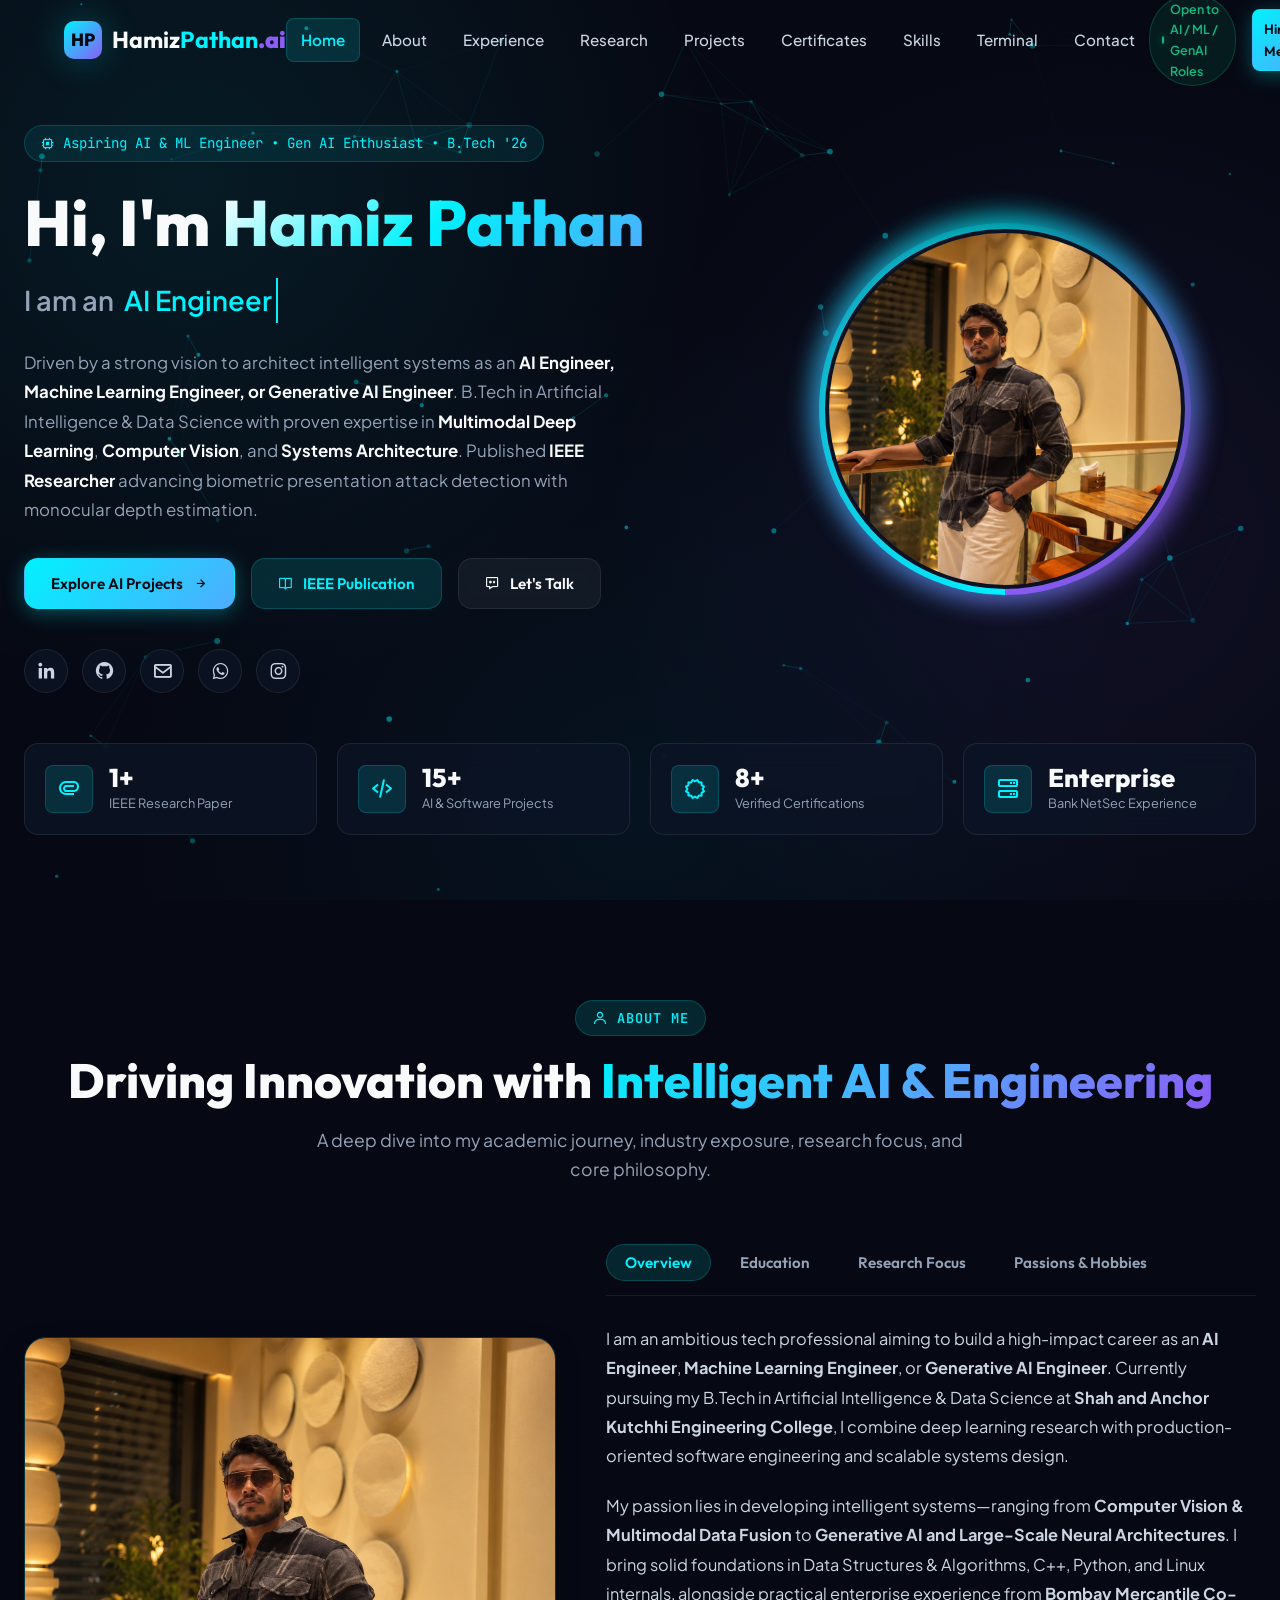
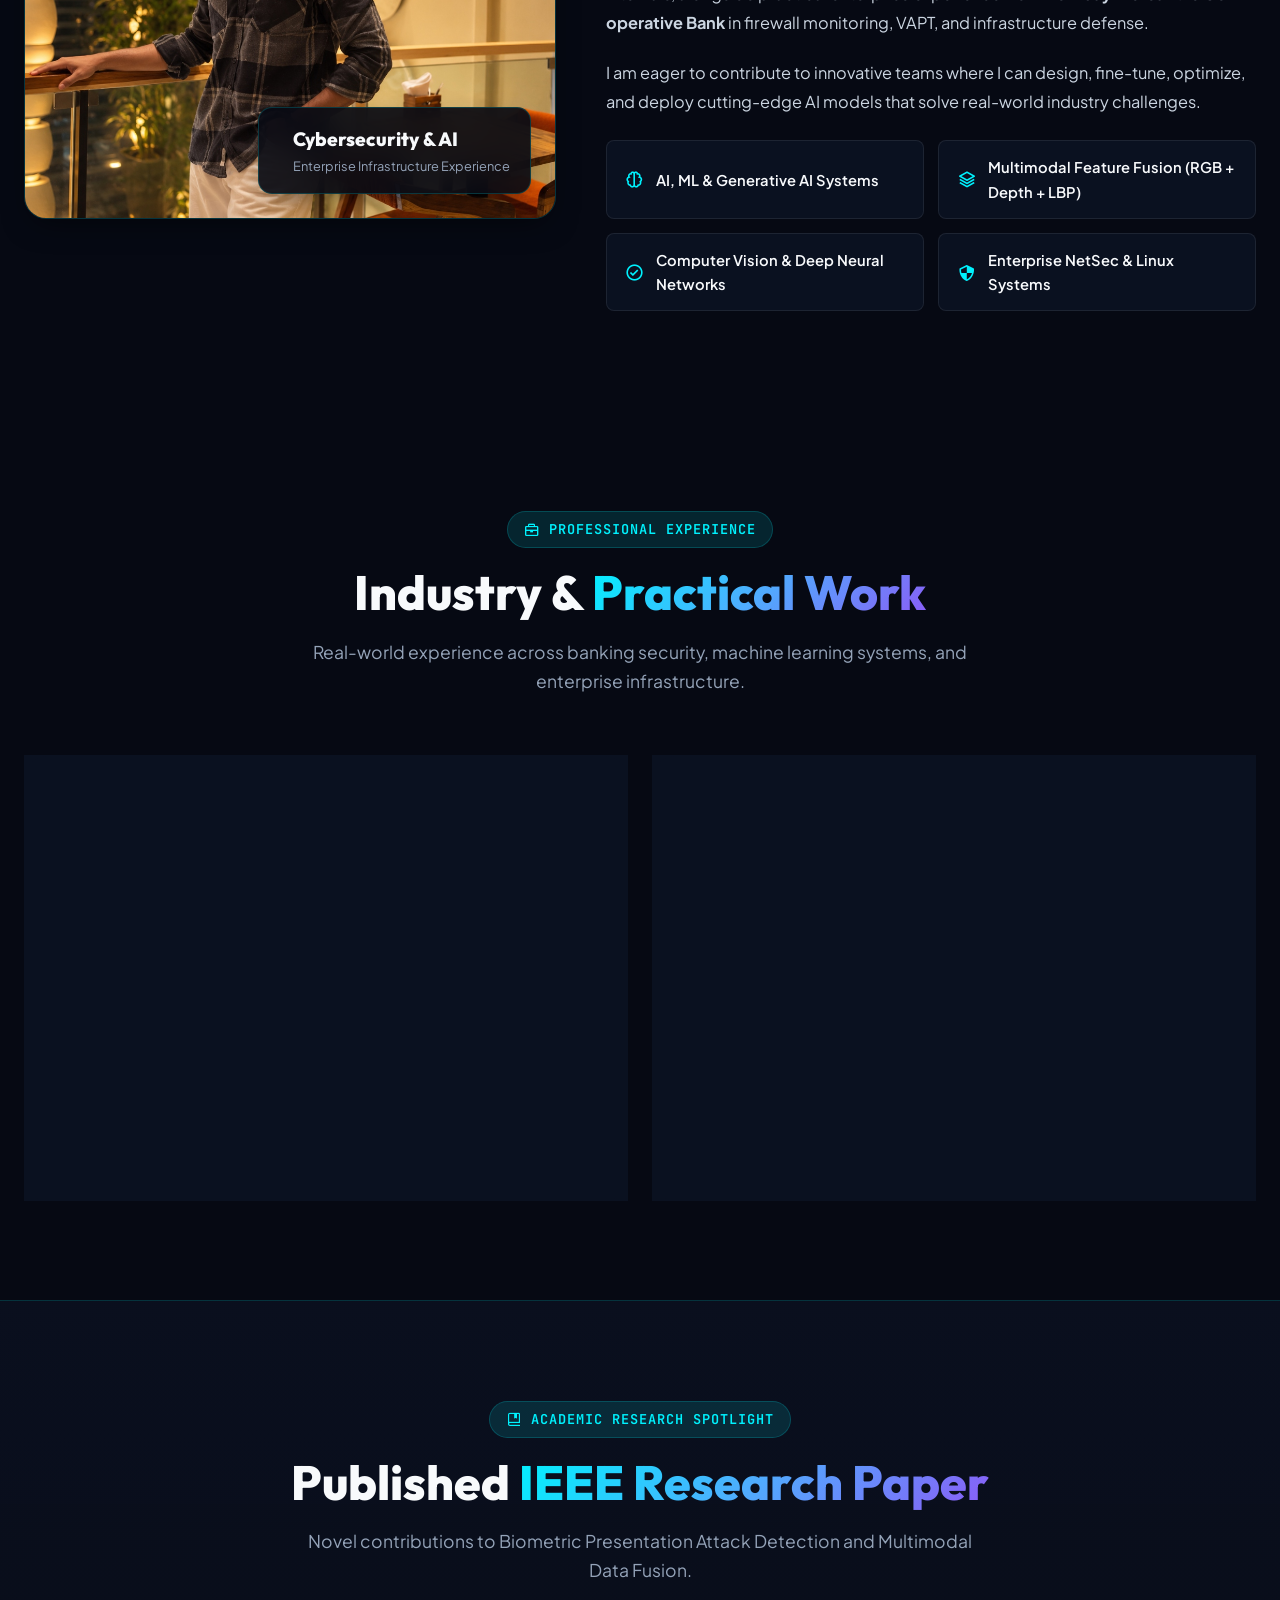
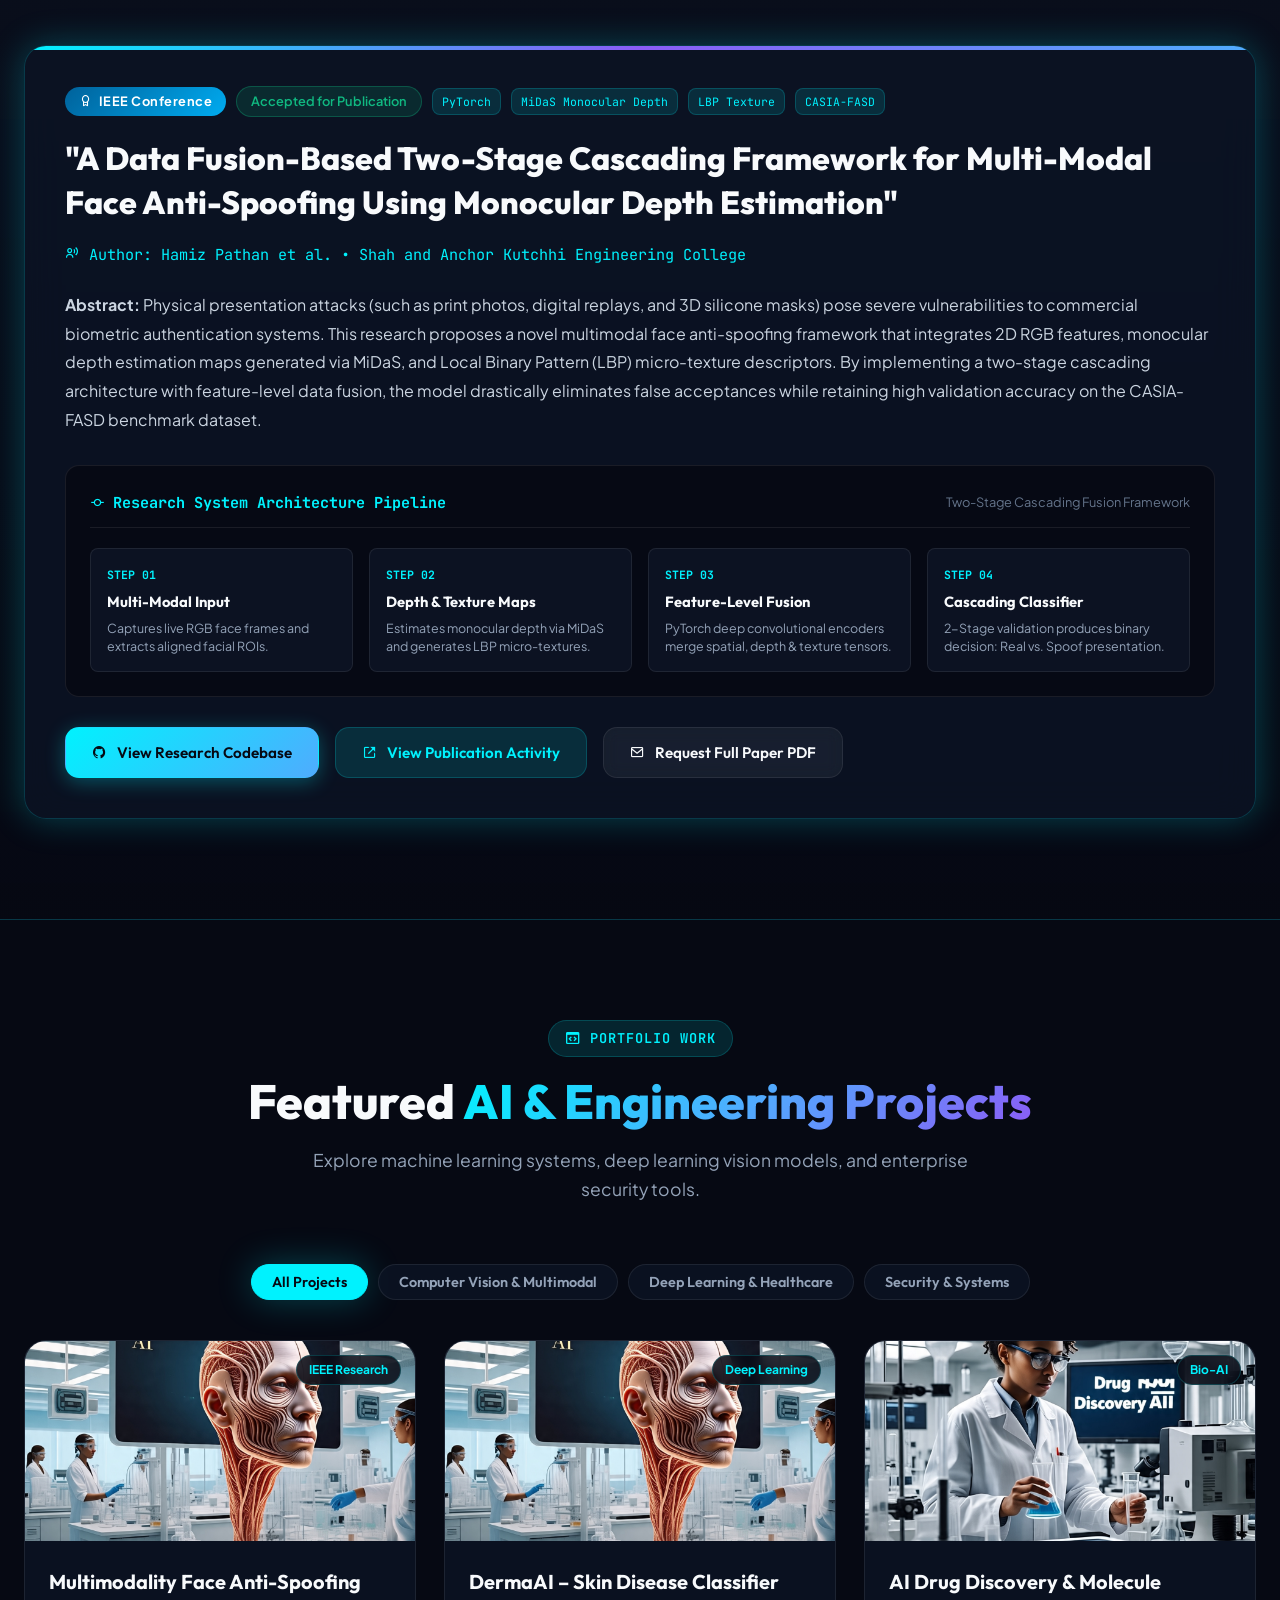
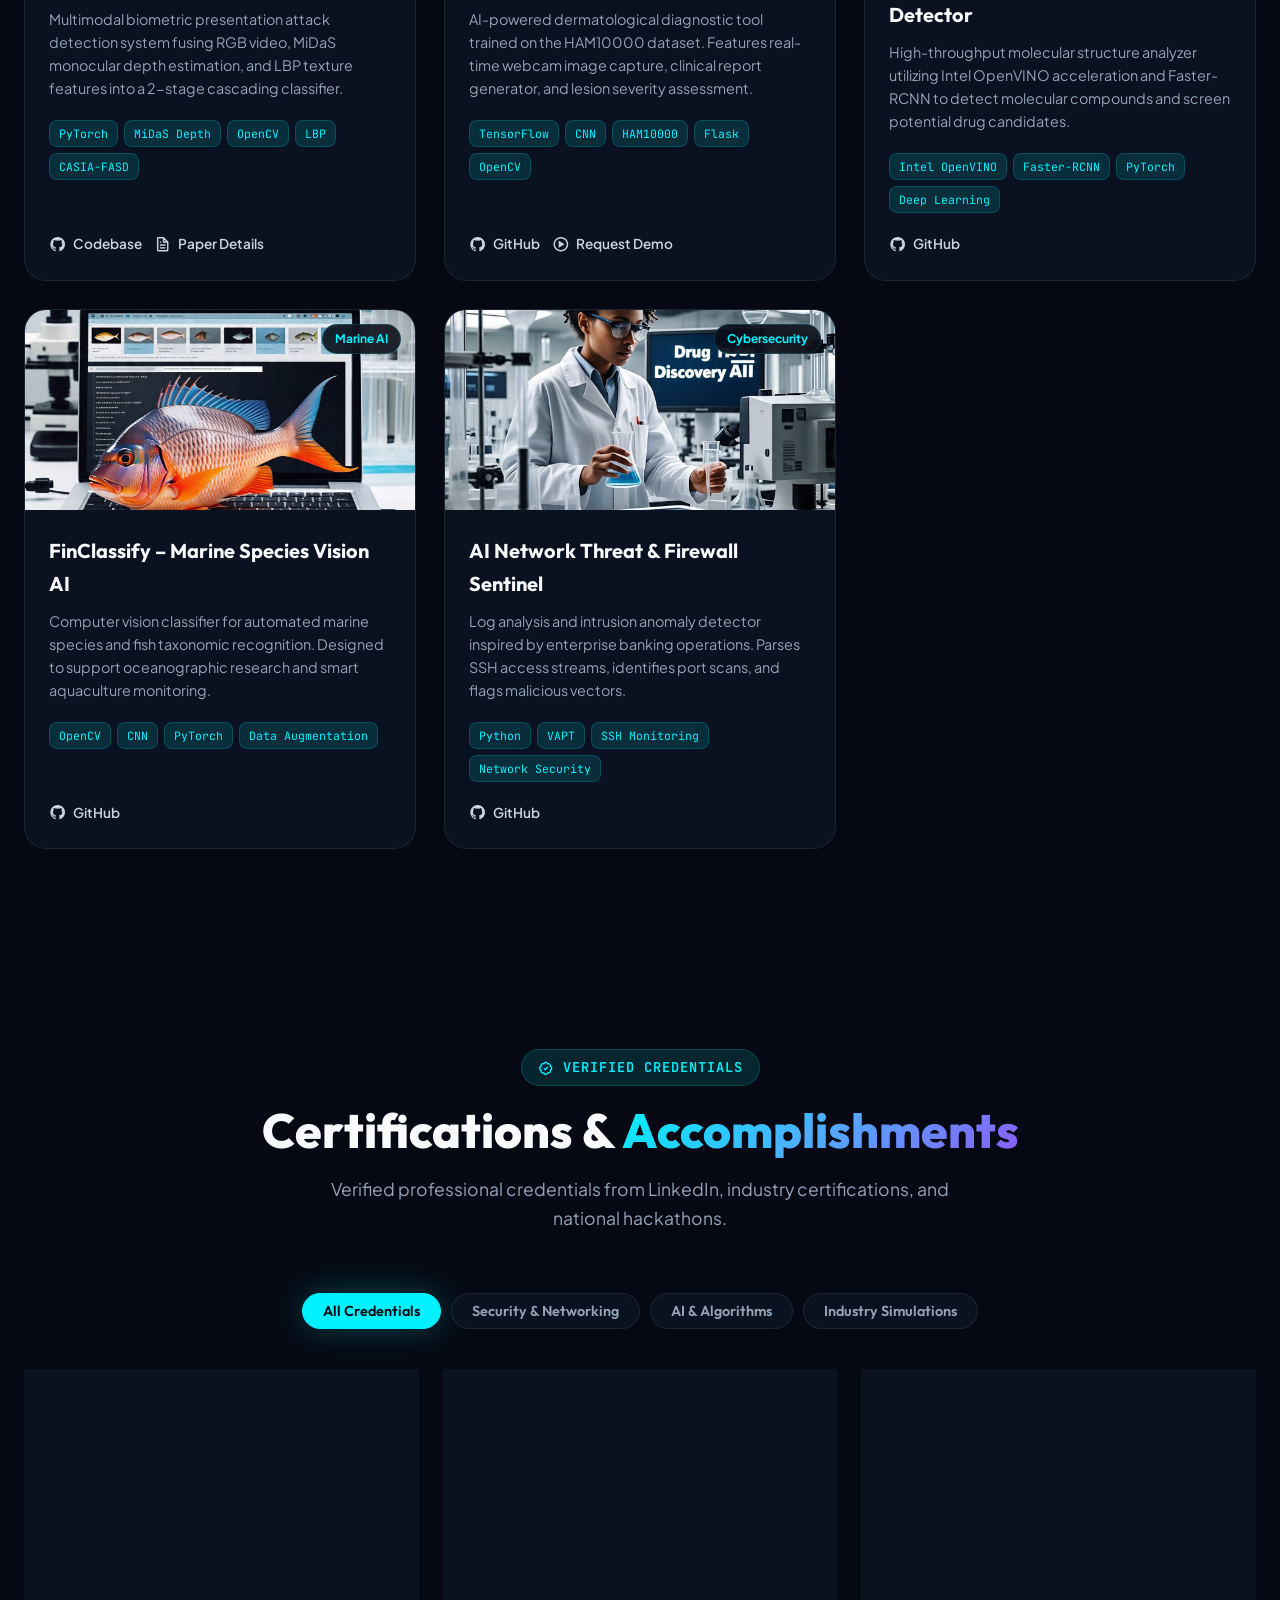
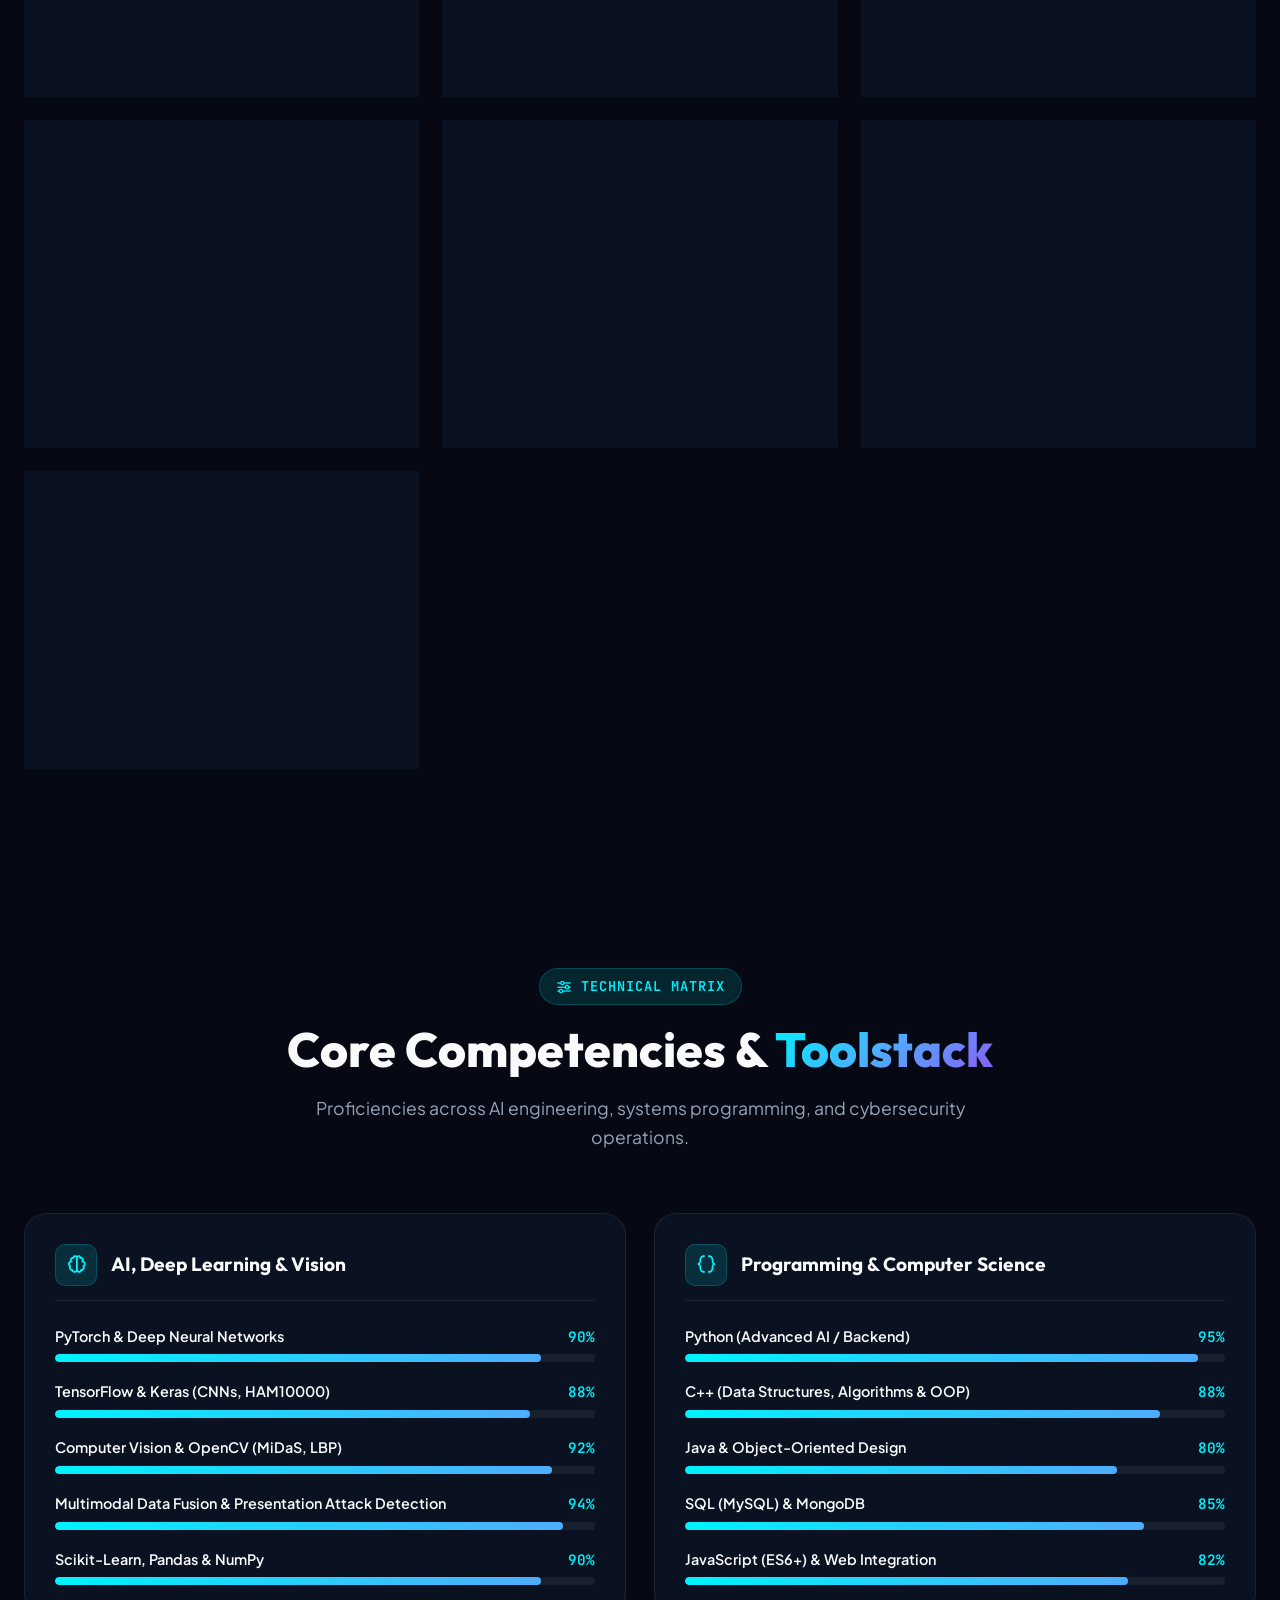
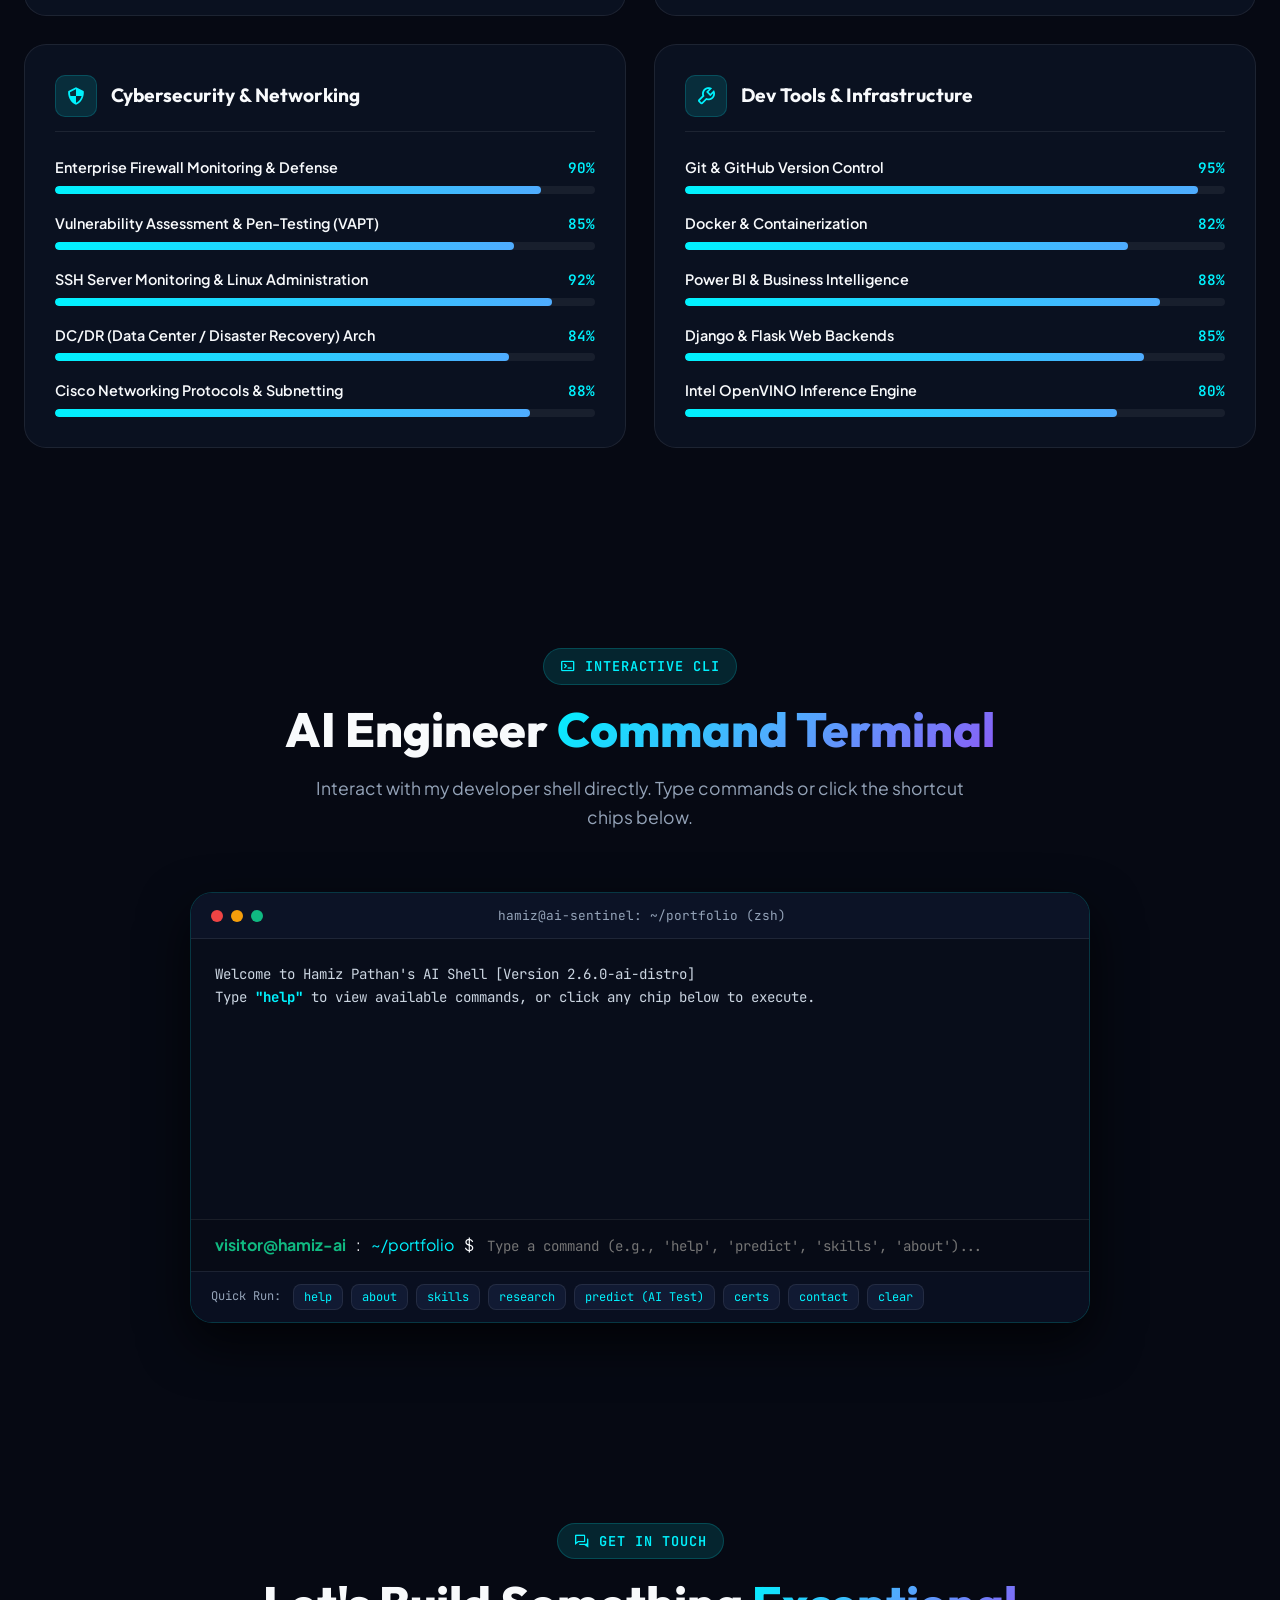
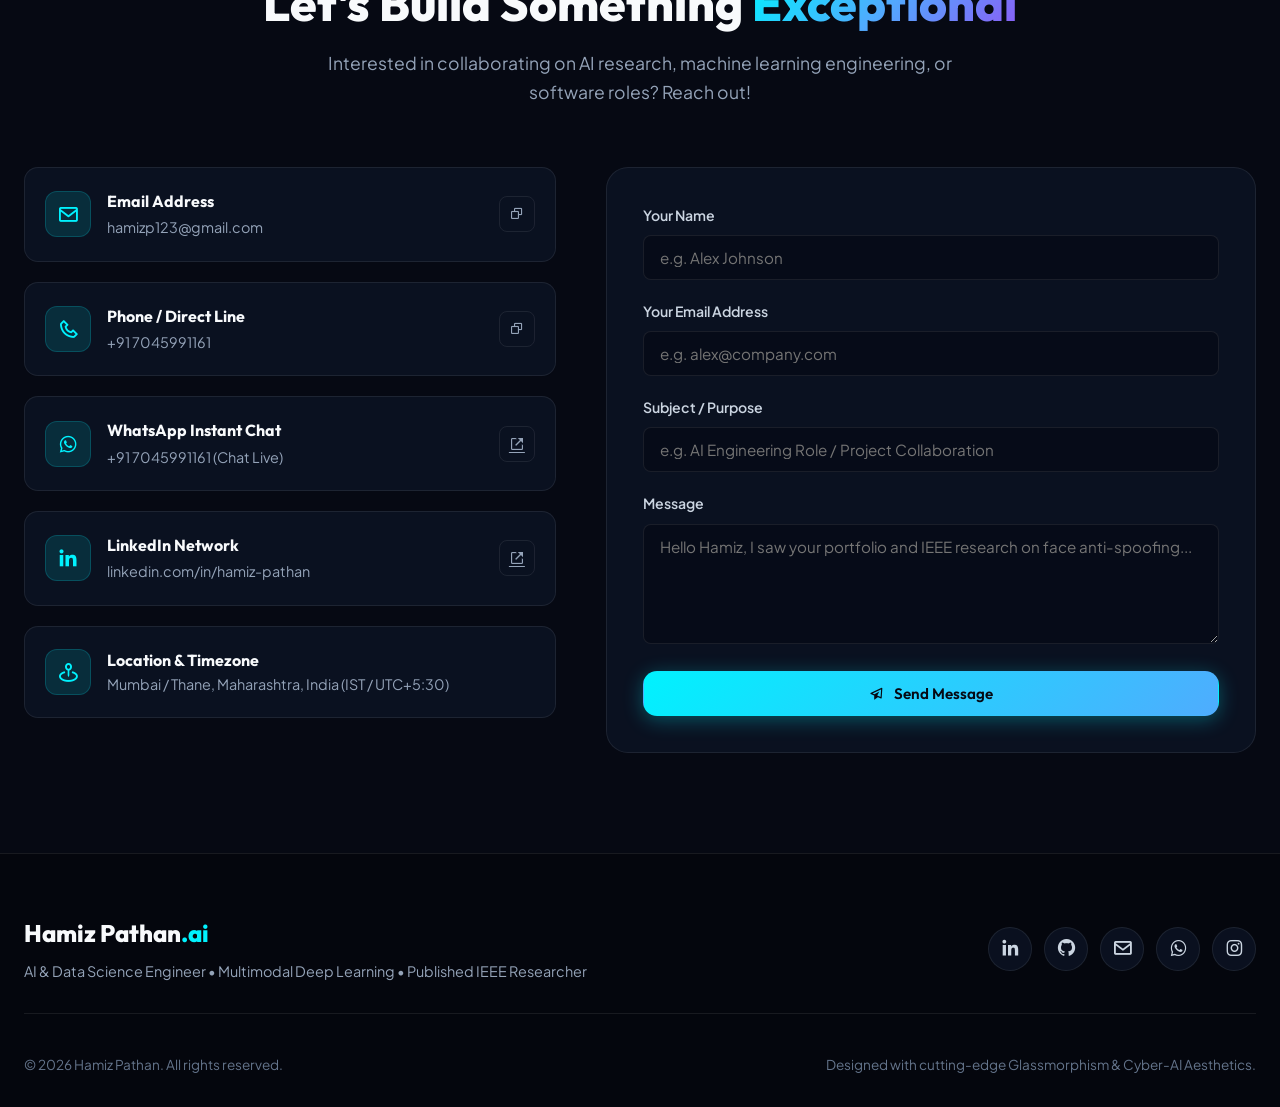
<file: New Portfolio/index.htm>
<!DOCTYPE html>
<html lang="en">
<head>
  <meta charset="UTF-8">
  <meta http-equiv="refresh" content="0; url=index.html">
  <script>window.location.href = 'index.html';</script>
  <title>Hamiz Pathan - AI Engineer Portfolio</title>
</head>
<body>
  <p>Redirecting to <a href="index.html">Hamiz Pathan's Portfolio</a>...</p>
</body>
</html>
</file>
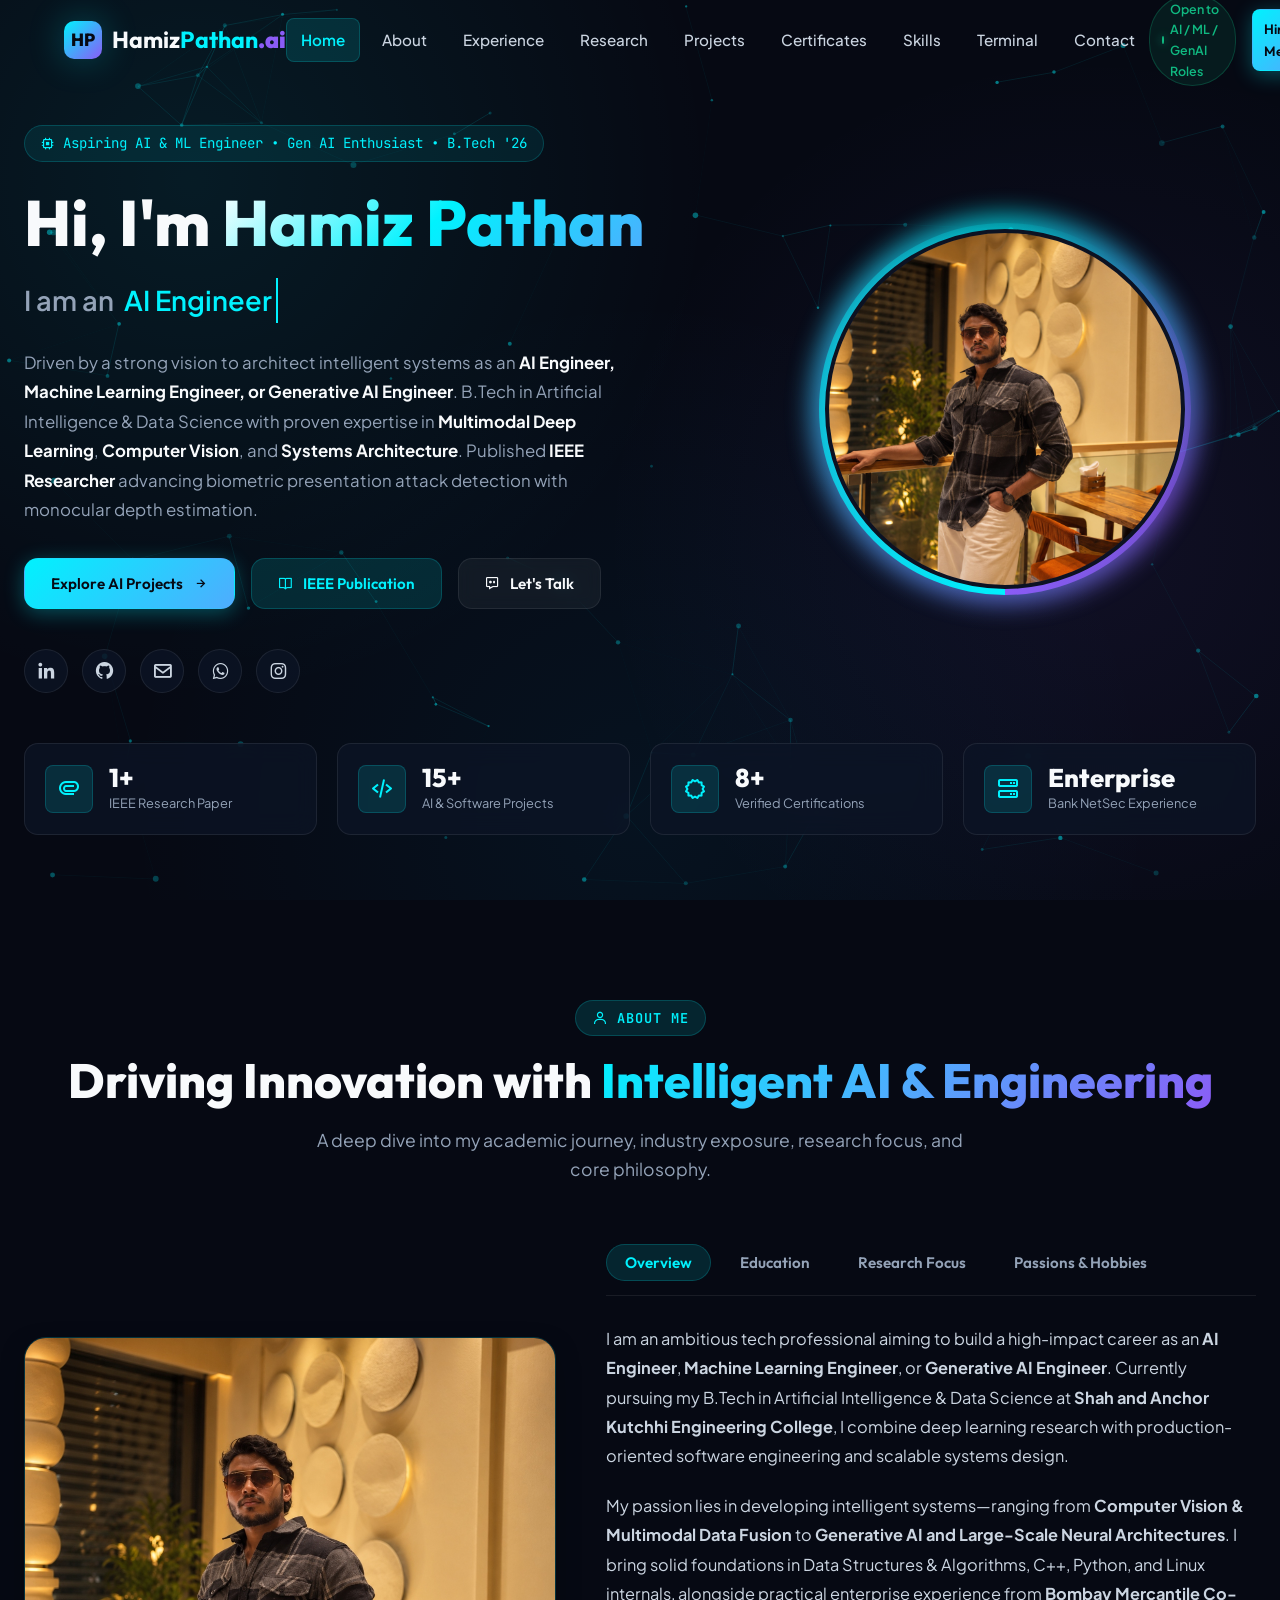
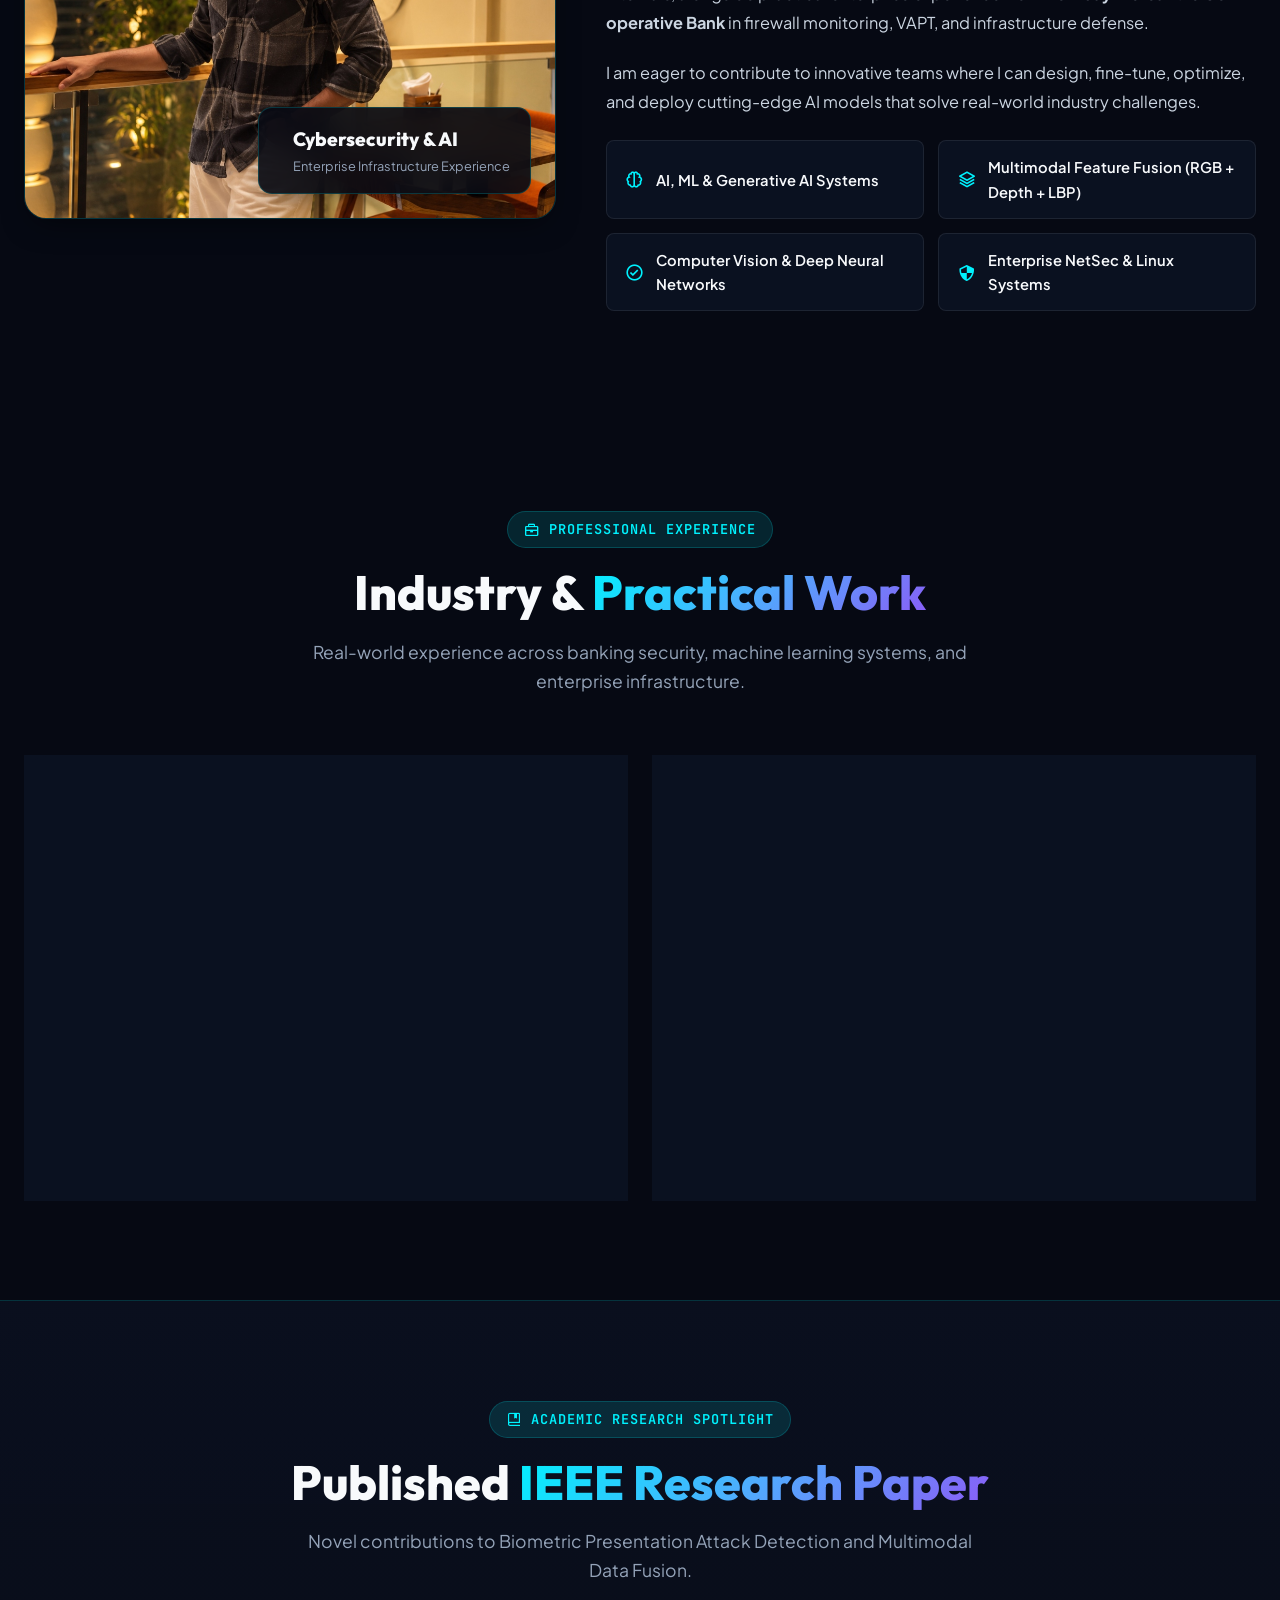
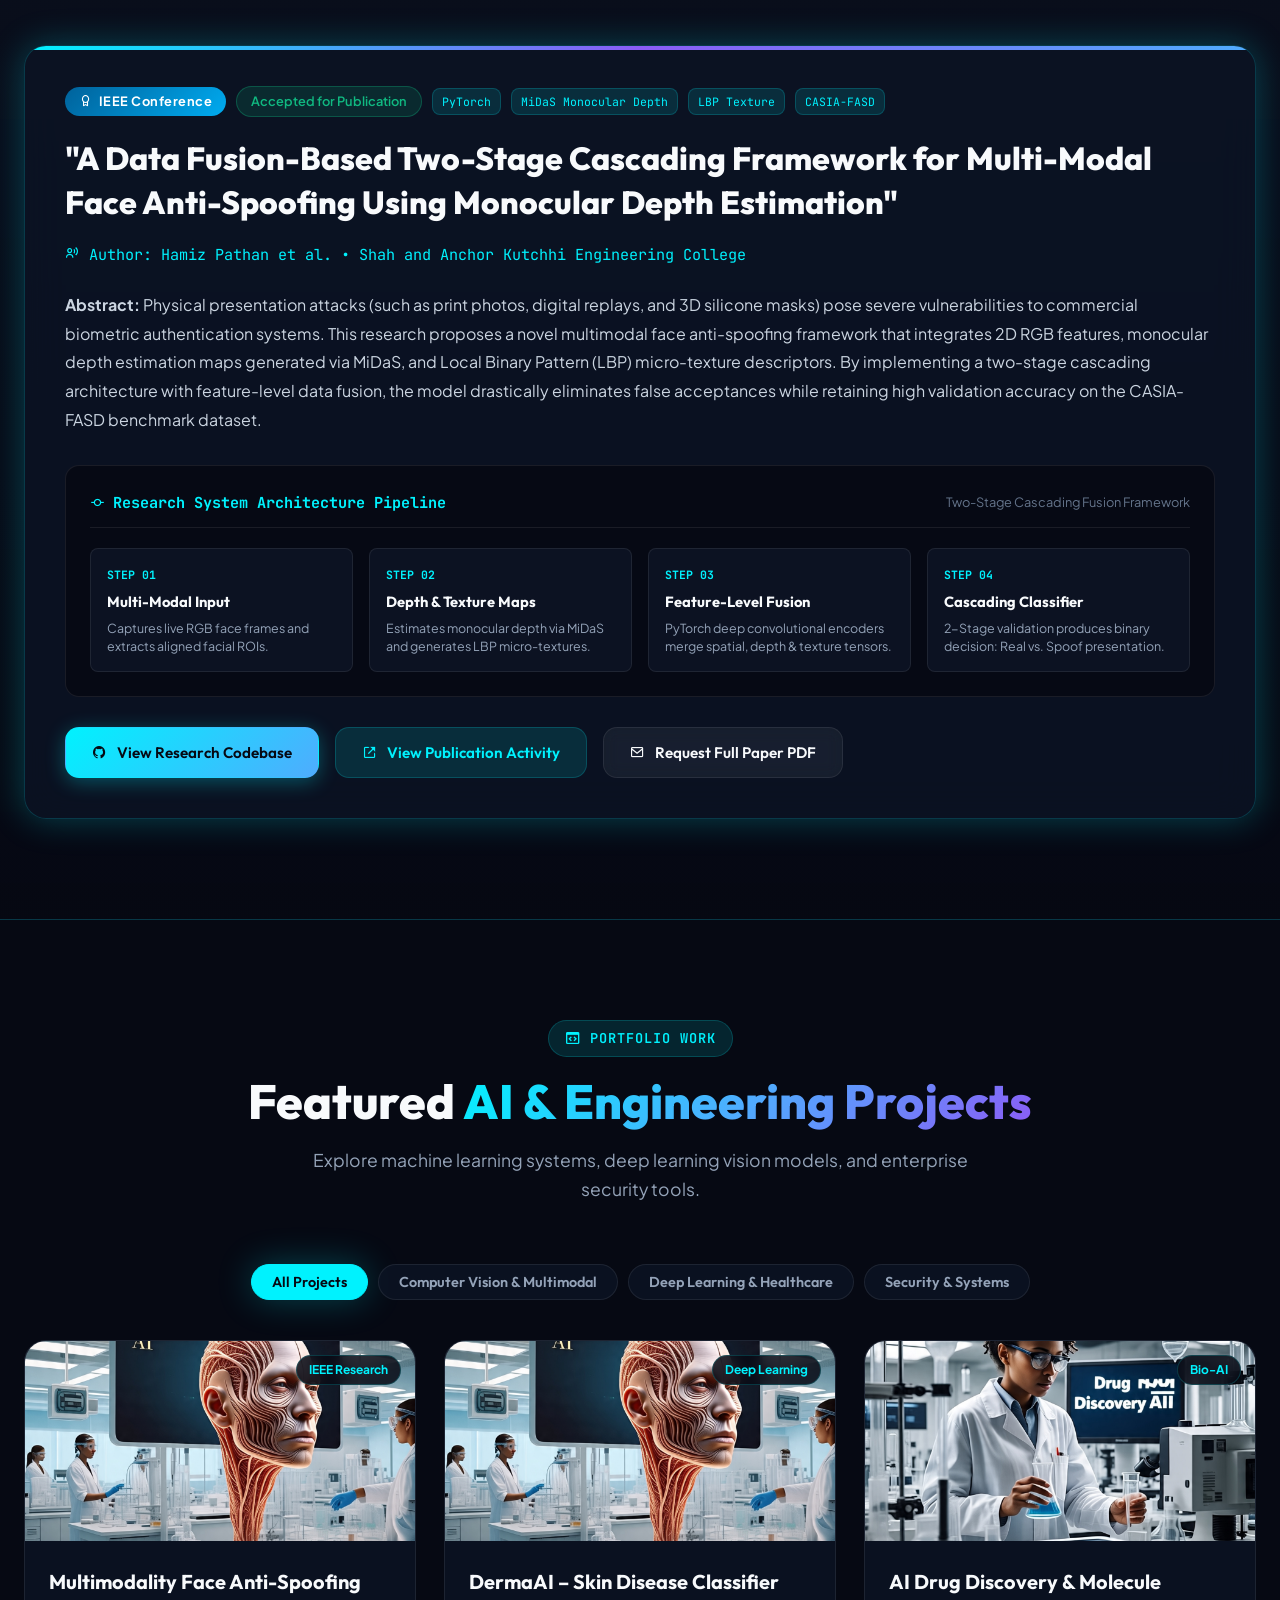
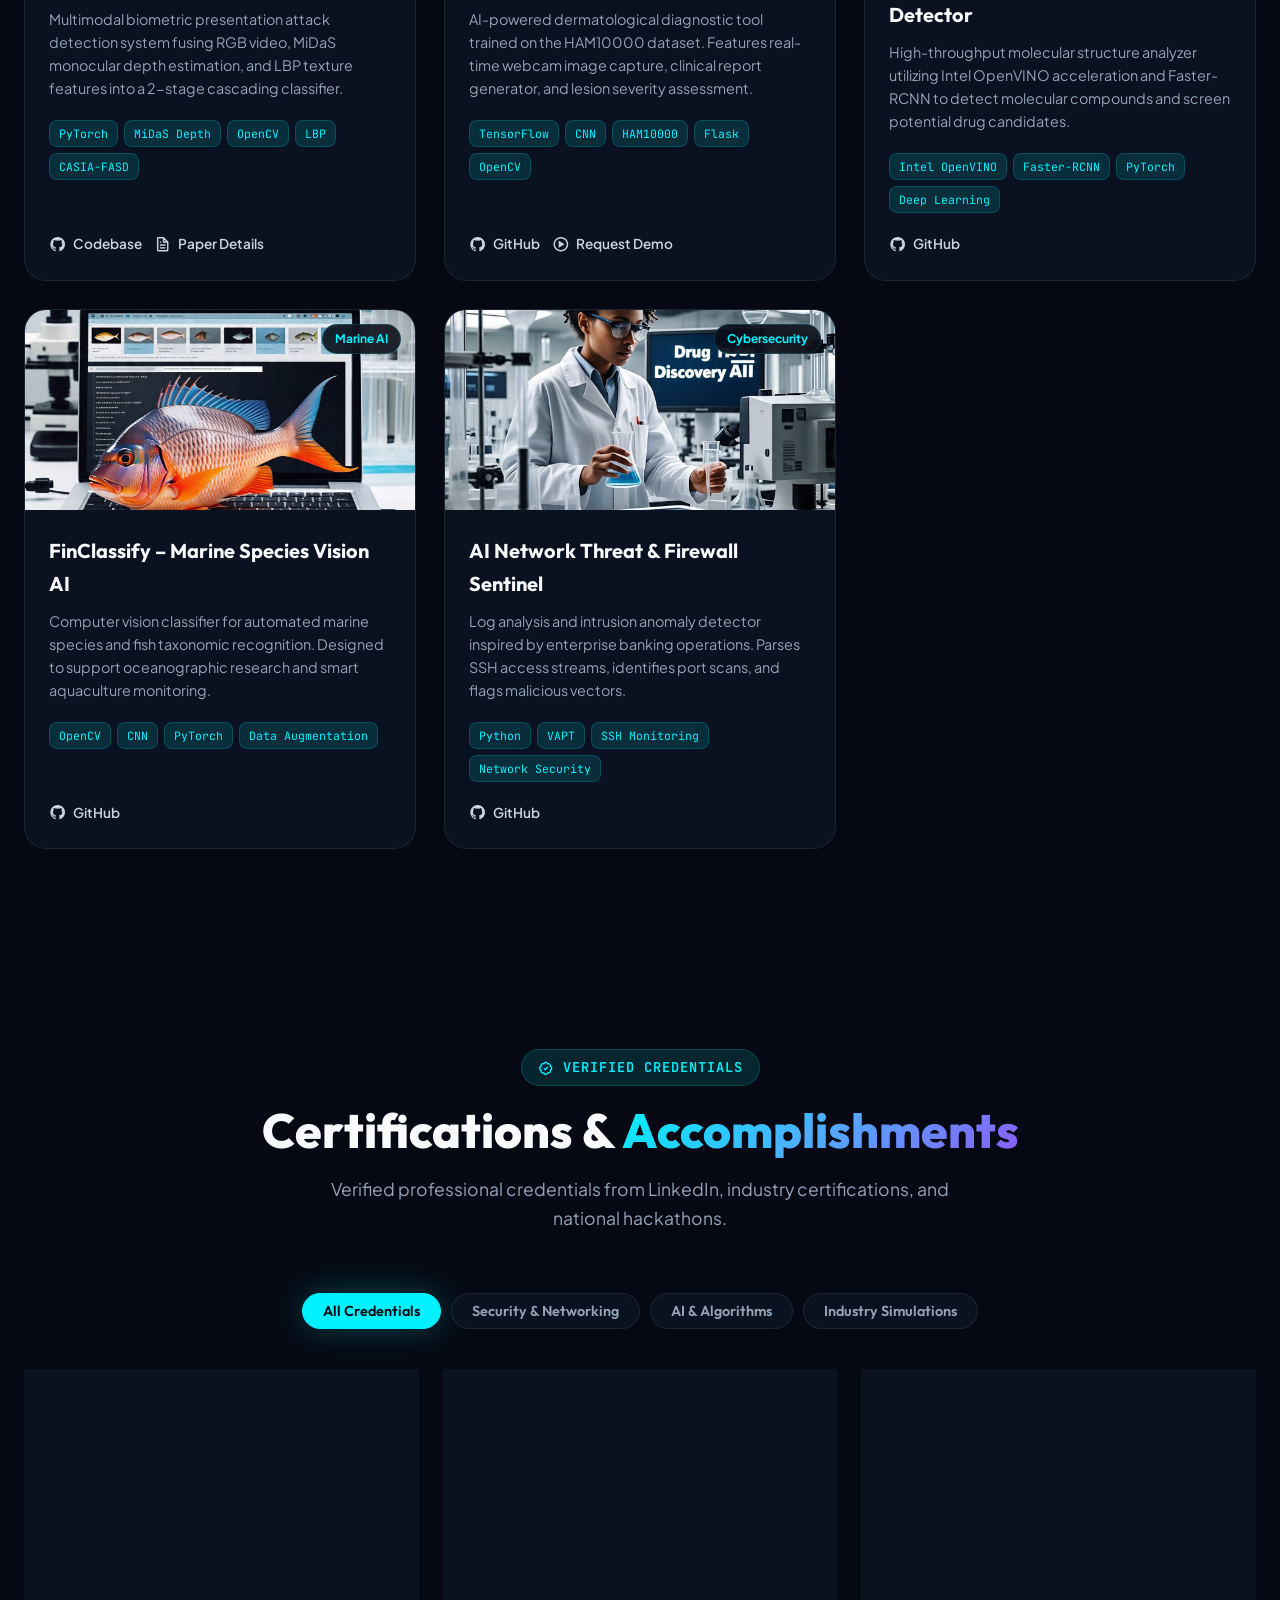
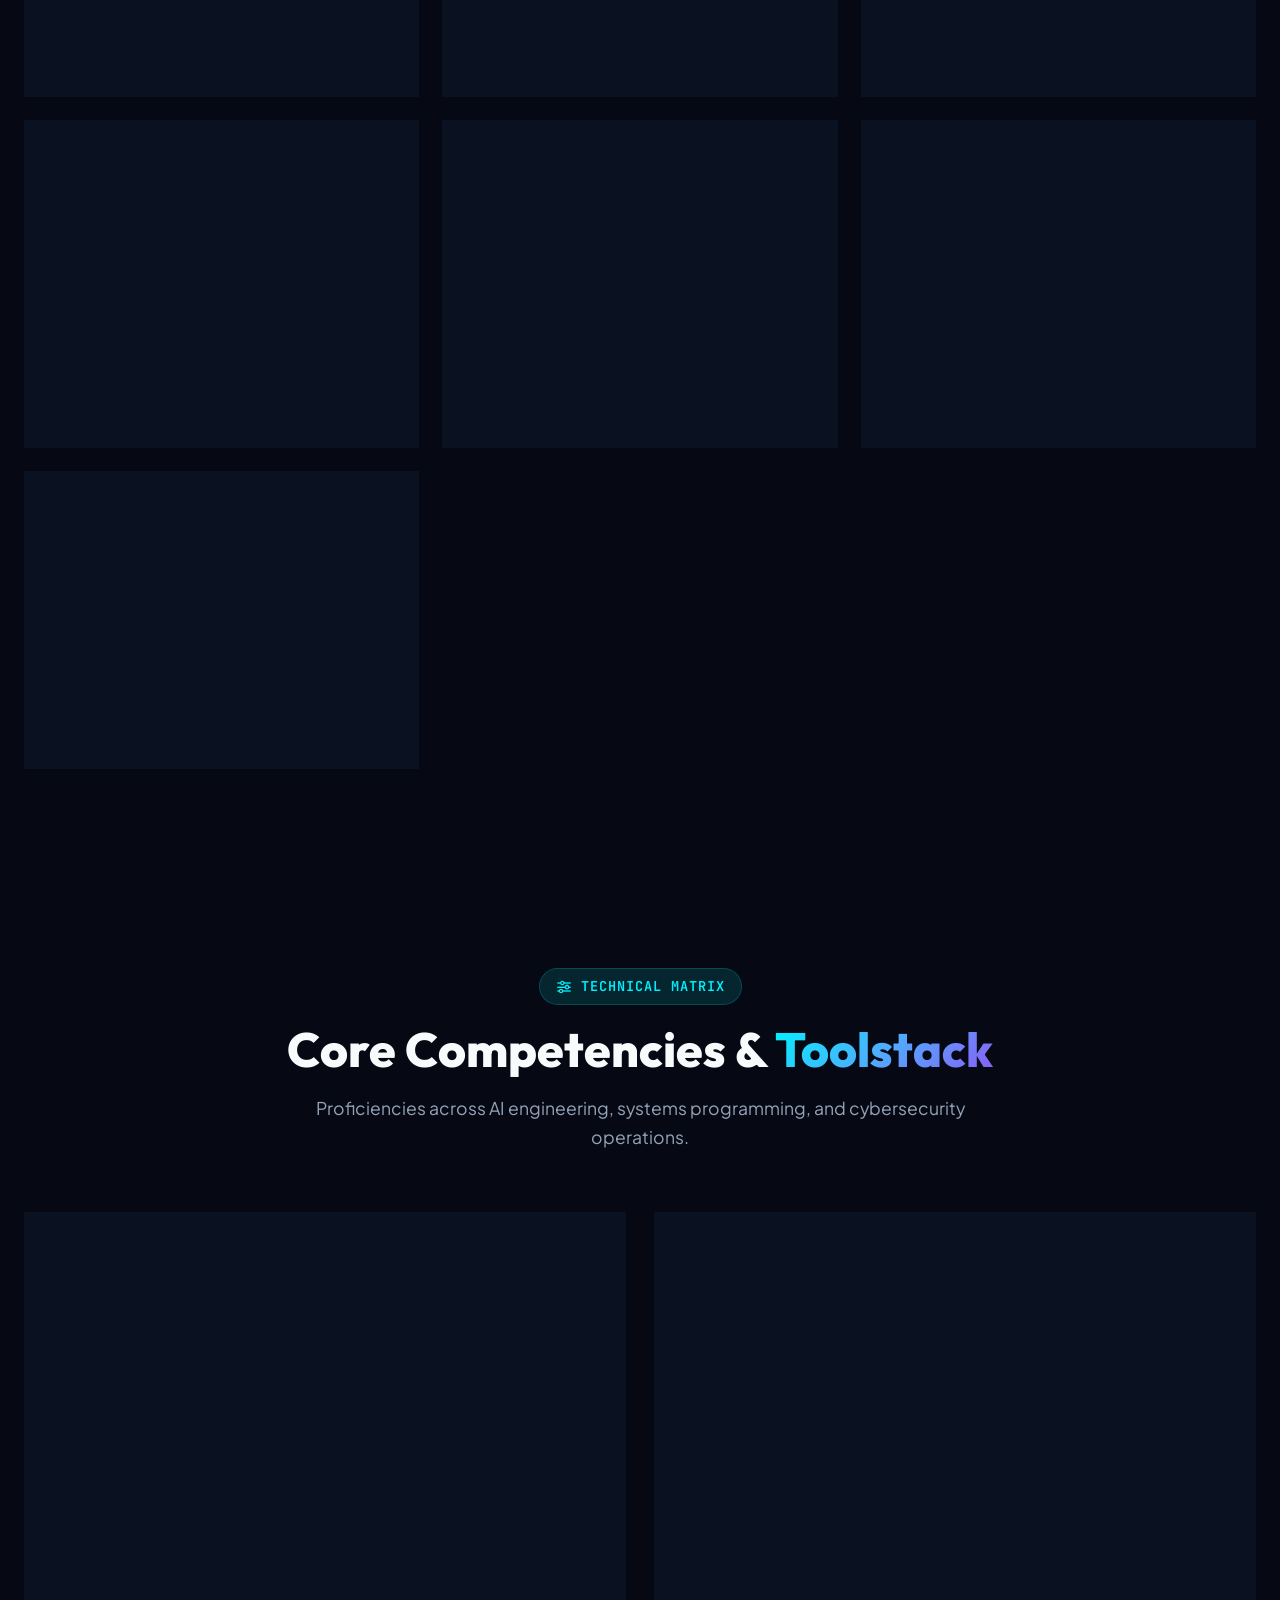
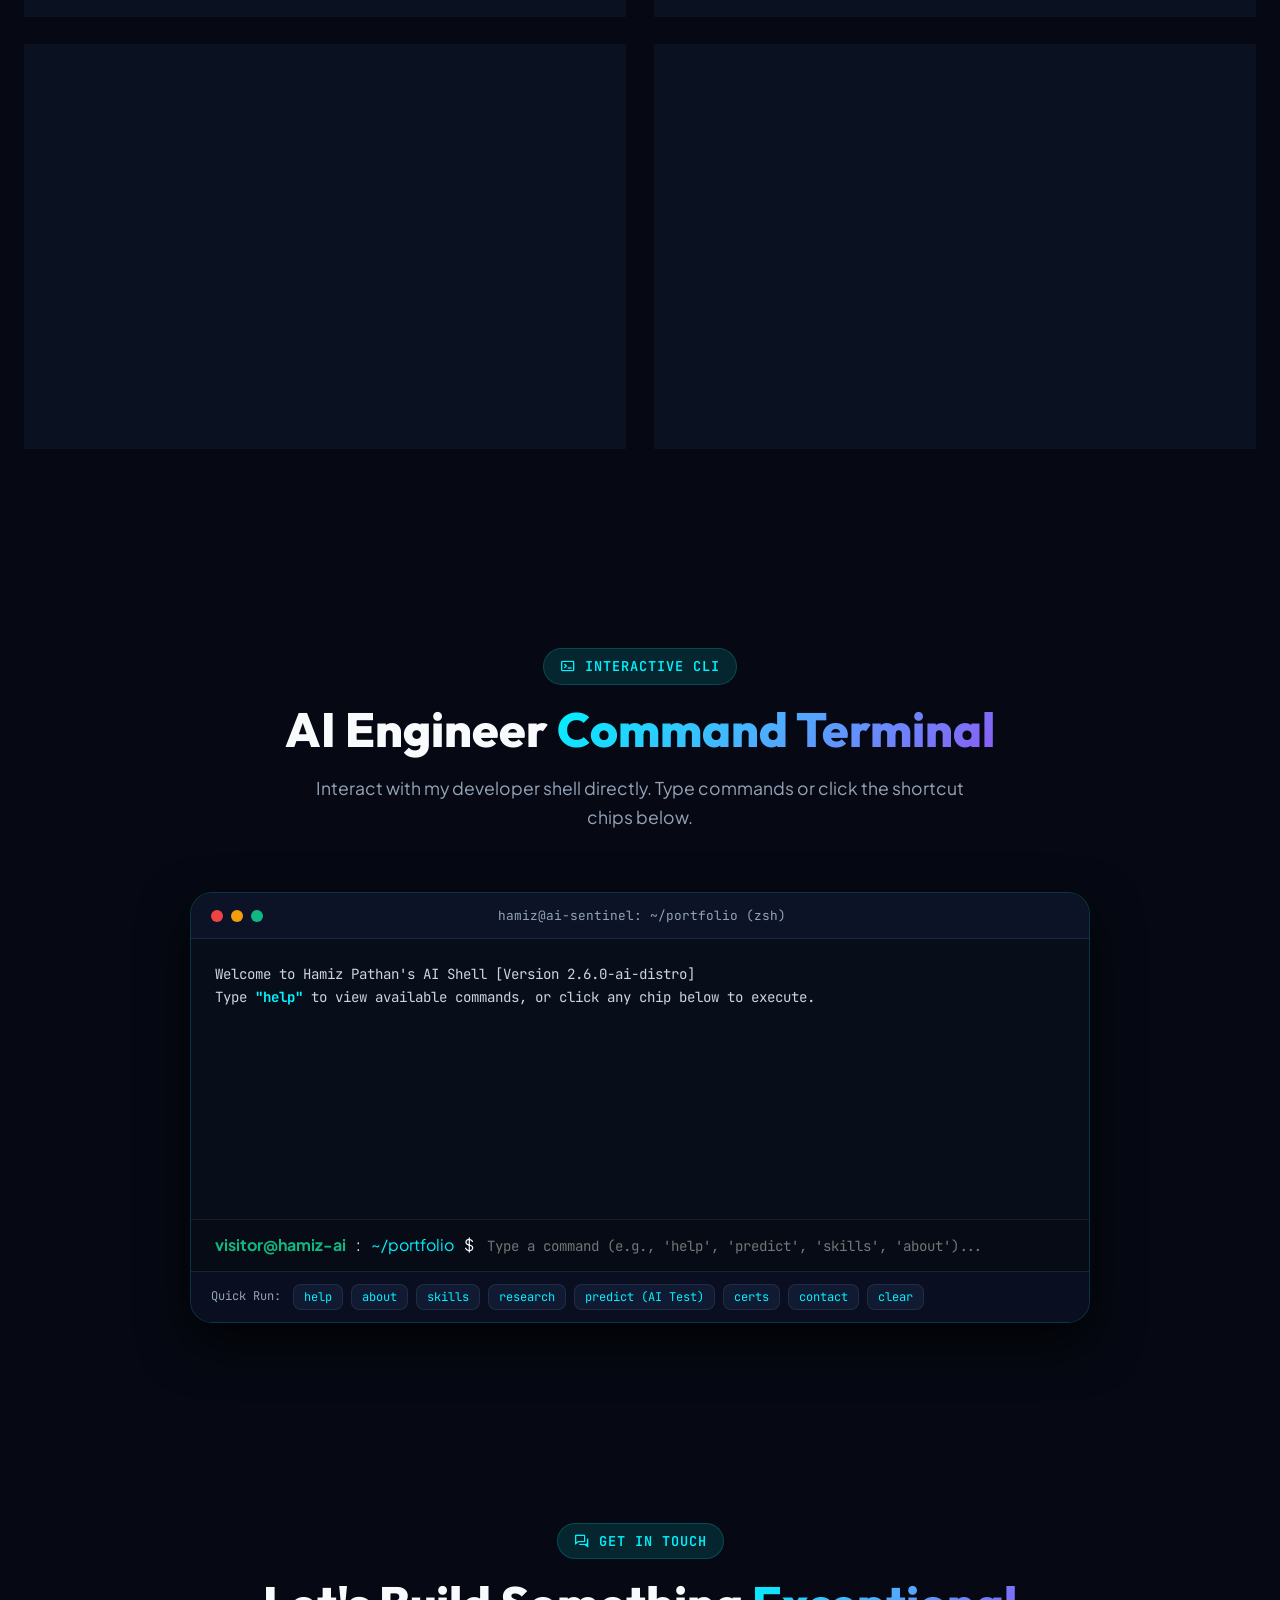
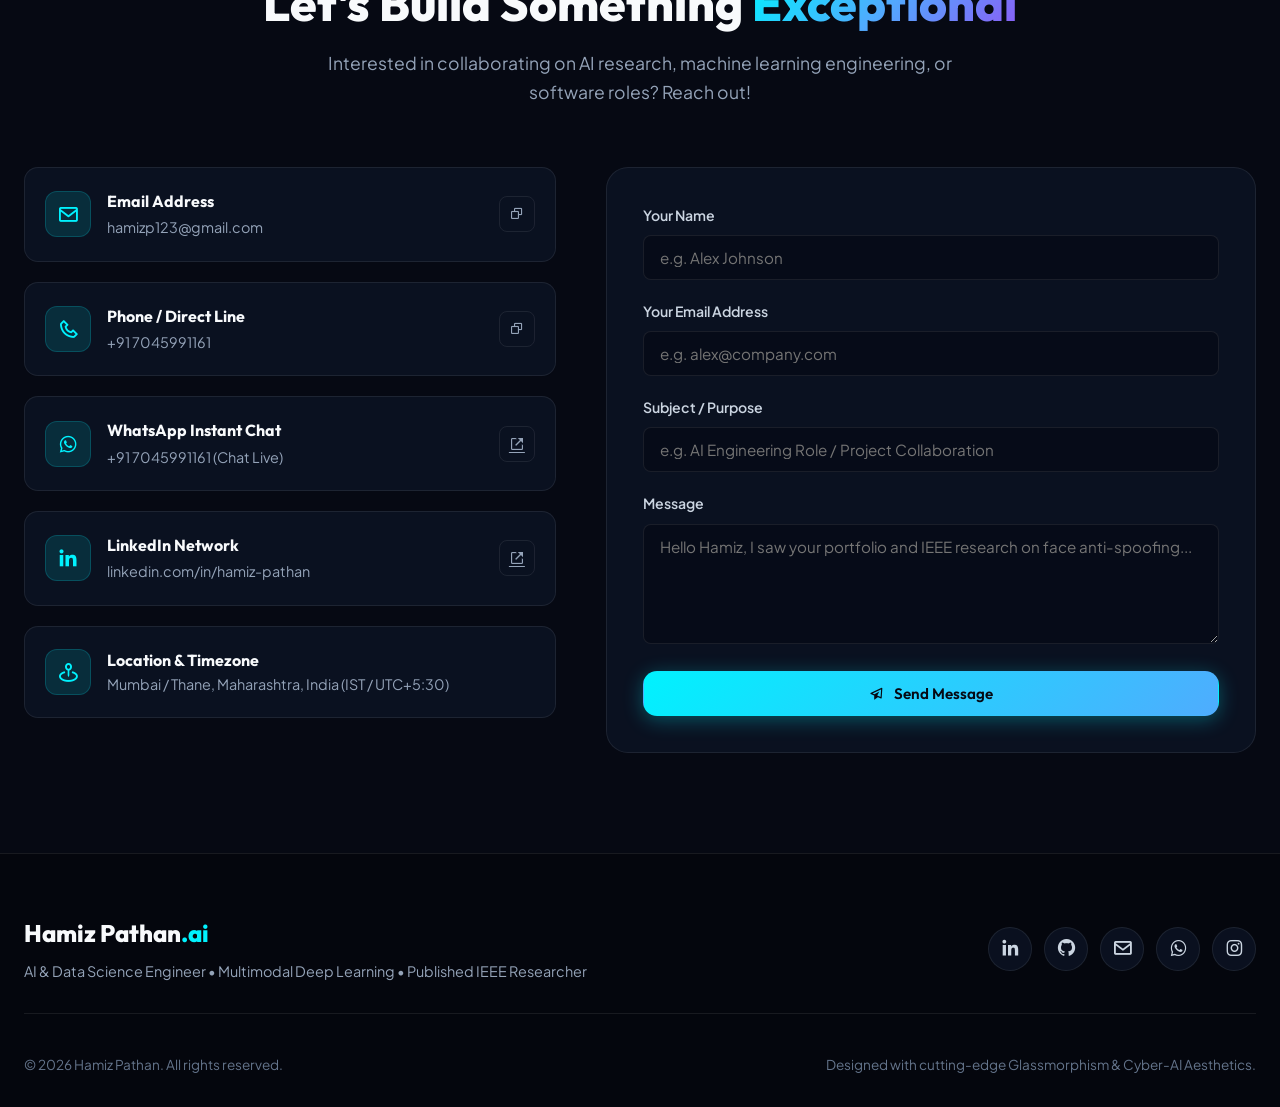
<file: New Portfolio/index.html>
<!DOCTYPE html>
<html lang="en">
<head>
  <meta charset="UTF-8" />
  <meta http-equiv="X-UA-Compatible" content="IE=edge" />
  <meta name="viewport" content="width=device-width, initial-scale=1.0" />
  <title>Hamiz Pathan | AI & Data Science Engineer | IEEE Author</title>
  
  <!-- Meta SEO -->
  <meta name="description" content="Portfolio of Hamiz Pathan - AI Engineer, Machine Learning Specialist, and Published IEEE Researcher in Multimodal Deep Learning, Computer Vision, and Enterprise Network Security." />
  <meta name="keywords" content="Hamiz Pathan, AI Engineer, Machine Learning, Deep Learning, Computer Vision, Multimodal AI, Face Anti-Spoofing, IEEE, PyTorch, TensorFlow, Cybersecurity" />
  <meta name="author" content="Hamiz Pathan" />

  <!-- Google Fonts -->
  <link rel="preconnect" href="https://fonts.googleapis.com">
  <link rel="preconnect" href="https://fonts.gstatic.com" crossorigin>
  <link href="https://fonts.googleapis.com/css2?family=JetBrains+Mono:wght@400;500;600;700&family=Outfit:wght@400;500;600;700;800;900&family=Plus+Jakarta+Sans:wght@300;400;500;600;700;800&display=swap" rel="stylesheet">

  <!-- Boxicons CDN -->
  <link href="https://unpkg.com/boxicons@2.1.4/css/boxicons.min.css" rel="stylesheet" />

  <!-- Custom Stylesheet -->
  <link rel="stylesheet" href="assets/css/style.css" />
</head>
<body>

  <!-- Interactive Neural Background Canvas -->
  <canvas id="neural-canvas"></canvas>

  <!-- ==========================================================================
       NAVIGATION HEADER
       ========================================================================== -->
  <header class="header">
    <div class="header-container">
      <a href="#home" class="logo">
        <div class="logo-icon">HP</div>
        <div class="logo-text">Hamiz<b>Pathan</b><span class="dot">.ai</span></div>
      </a>

      <nav class="navbar">
        <a href="#home" class="active">Home</a>
        <a href="#about">About</a>
        <a href="#experience">Experience</a>
        <a href="#research">Research</a>
        <a href="#projects">Projects</a>
        <a href="#certificates">Certificates</a>
        <a href="#skills">Skills</a>
        <a href="#terminal">Terminal</a>
        <a href="#contact">Contact</a>
      </nav>

      <div class="nav-actions">
        <div class="status-badge">
          <span class="status-dot"></span>
          <span>Open to AI / ML / GenAI Roles</span>
        </div>
        <a href="#contact" class="btn btn-primary btn-sm">Hire Me</a>
        <button class="menu-toggle" aria-label="Toggle Navigation Menu">
          <i class='bx bx-menu'></i>
        </button>
      </div>
    </div>
  </header>

  <!-- ==========================================================================
       HERO SECTION
       ========================================================================== -->
  <section class="hero" id="home">
    <div class="container">
      <div class="hero-grid">
        <div class="hero-content">
          <div class="hero-tagline">
            <i class='bx bx-chip'></i> Aspiring AI & ML Engineer • Gen AI Enthusiast • B.Tech '26
          </div>
          
          <h1 class="hero-title">
            Hi, I'm <span class="name-highlight">Hamiz Pathan</span>
          </h1>

          <div class="hero-typing-wrap">
            <span class="typing-prefix">I am an</span>
            <span class="typing-text" id="typing-text"></span>
          </div>

          <p class="hero-description">
            Driven by a strong vision to architect intelligent systems as an <strong>AI Engineer, Machine Learning Engineer, or Generative AI Engineer</strong>. B.Tech in Artificial Intelligence & Data Science with proven expertise in <strong>Multimodal Deep Learning</strong>, <strong>Computer Vision</strong>, and <strong>Systems Architecture</strong>. Published <strong>IEEE Researcher</strong> advancing biometric presentation attack detection with monocular depth estimation.
          </p>

          <div class="hero-buttons">
            <a href="#projects" class="btn btn-primary">
              <span>Explore AI Projects</span>
              <i class='bx bx-right-arrow-alt'></i>
            </a>
            <a href="#research" class="btn btn-outline">
              <i class='bx bx-book-open'></i>
              <span>IEEE Publication</span>
            </a>
            <a href="#contact" class="btn btn-glass">
              <i class='bx bx-message-dots'></i>
              <span>Let's Talk</span>
            </a>
          </div>

          <div class="hero-socials">
            <a href="https://www.linkedin.com/in/hamiz-pathan-24859625b" target="_blank" class="social-link" title="LinkedIn Profile">
              <i class='bx bxl-linkedin'></i>
            </a>
            <a href="https://github.com/HamizPathan786" target="_blank" class="social-link" title="GitHub Profile">
              <i class='bx bxl-github'></i>
            </a>
            <a href="mailto:hamizp123@gmail.com" class="social-link" title="Send Email">
              <i class='bx bx-envelope'></i>
            </a>
            <a href="https://wa.me/917045991161" target="_blank" class="social-link" title="Chat on WhatsApp">
              <i class='bx bxl-whatsapp'></i>
            </a>
            <a href="https://www.instagram.com/hamiz_pathan22" target="_blank" class="social-link" title="Instagram Profile">
              <i class='bx bxl-instagram'></i>
            </a>
          </div>
        </div>

        <div class="hero-visual">
          <div class="avatar-wrapper">
            <div class="avatar-glow-ring"></div>
            <div class="avatar-border-ring"></div>
            <div class="avatar-img-box">
              <img src="assets/images/profile-hero.jpg" alt="Hamiz Pathan - AI Engineer Portrait" />
            </div>
          </div>
        </div>
      </div>

      <!-- Hero Stats Counter Row -->
      <div class="hero-stats-row">
        <div class="stat-card">
          <div class="stat-icon"><i class='bx bx-paperclip'></i></div>
          <div class="stat-info">
            <div class="stat-num">1+</div>
            <div class="stat-label">IEEE Research Paper</div>
          </div>
        </div>

        <div class="stat-card">
          <div class="stat-icon"><i class='bx bx-code-alt'></i></div>
          <div class="stat-info">
            <div class="stat-num">15+</div>
            <div class="stat-label">AI & Software Projects</div>
          </div>
        </div>

        <div class="stat-card">
          <div class="stat-icon"><i class='bx bx-certification'></i></div>
          <div class="stat-info">
            <div class="stat-num">8+</div>
            <div class="stat-label">Verified Certifications</div>
          </div>
        </div>

        <div class="stat-card">
          <div class="stat-icon"><i class='bx bx-server'></i></div>
          <div class="stat-info">
            <div class="stat-num">Enterprise</div>
            <div class="stat-label">Bank NetSec Experience</div>
          </div>
        </div>
      </div>
    </div>
  </section>

  <!-- ==========================================================================
       ABOUT & JOURNEY SECTION
       ========================================================================== -->
  <section class="about" id="about">
    <div class="container">
      <div class="section-header">
        <div class="section-badge"><i class='bx bx-user'></i> About Me</div>
        <h2 class="section-title">Driving Innovation with <span class="gradient-text">Intelligent AI & Engineering</span></h2>
        <p class="section-subtitle">A deep dive into my academic journey, industry exposure, research focus, and core philosophy.</p>
      </div>

      <div class="about-grid">
        <div class="about-visual">
          <div class="about-card-photo">
            <img src="assets/images/profile-about.jpg" alt="Hamiz Pathan" />
            <div class="about-experience-badge">
              <div class="aeb-icon"><i class='bx bx-shield-check'></i></div>
              <div class="aeb-text">
                <h4>Cybersecurity & AI</h4>
                <p>Enterprise Infrastructure Experience</p>
              </div>
            </div>
          </div>
        </div>

        <div class="about-content-panel">
          <div class="about-tabs-nav">
            <button class="tab-btn active" data-tab="tab-overview">Overview</button>
            <button class="tab-btn" data-tab="tab-education">Education</button>
            <button class="tab-btn" data-tab="tab-research">Research Focus</button>
            <button class="tab-btn" data-tab="tab-passions">Passions & Hobbies</button>
          </div>

          <!-- Tab 1: Overview -->
          <div class="tab-pane active" id="tab-overview">
            <div class="about-bio">
              <p>
                I am an ambitious tech professional aiming to build a high-impact career as an <strong>AI Engineer</strong>, <strong>Machine Learning Engineer</strong>, or <strong>Generative AI Engineer</strong>. Currently pursuing my B.Tech in Artificial Intelligence & Data Science at <strong>Shah and Anchor Kutchhi Engineering College</strong>, I combine deep learning research with production-oriented software engineering and scalable systems design.
              </p>
              <p>
                My passion lies in developing intelligent systems—ranging from <strong>Computer Vision & Multimodal Data Fusion</strong> to <strong>Generative AI and Large-Scale Neural Architectures</strong>. I bring solid foundations in Data Structures & Algorithms, C++, Python, and Linux internals, alongside practical enterprise experience from <strong>Bombay Mercantile Co-operative Bank</strong> in firewall monitoring, VAPT, and infrastructure defense.
              </p>
              <p>
                I am eager to contribute to innovative teams where I can design, fine-tune, optimize, and deploy cutting-edge AI models that solve real-world industry challenges.
              </p>
            </div>

            <div class="key-highlights-grid">
              <div class="highlight-item">
                <i class='bx bx-brain'></i>
                <span>AI, ML & Generative AI Systems</span>
              </div>
              <div class="highlight-item">
                <i class='bx bx-layer'></i>
                <span>Multimodal Feature Fusion (RGB + Depth + LBP)</span>
              </div>
              <div class="highlight-item">
                <i class='bx bx-check-circle'></i>
                <span>Computer Vision & Deep Neural Networks</span>
              </div>
              <div class="highlight-item">
                <i class='bx bx-shield-quarter'></i>
                <span>Enterprise NetSec & Linux Systems</span>
              </div>
            </div>
          </div>

          <!-- Tab 2: Education -->
          <div class="tab-pane" id="tab-education">
            <div class="timeline">
              <div class="timeline-item">
                <div class="timeline-dot"></div>
                <div class="timeline-content">
                  <span class="timeline-period">2022 — 2026 (Expected)</span>
                  <h3 class="timeline-title">B.Tech in Artificial Intelligence & Data Science</h3>
                  <div class="timeline-institute">Shah and Anchor Kutchhi Engineering College (SAKEC), Mumbai</div>
                  <span class="timeline-score">CGPA: 7.0 / 10</span>
                  <p class="timeline-desc">Specialized coursework in Deep Learning, Computer Vision, Machine Learning, Data Structures & Algorithms, Database Systems, Computer Networks, and Cybersecurity.</p>
                </div>
              </div>

              <div class="timeline-item">
                <div class="timeline-dot"></div>
                <div class="timeline-content">
                  <span class="timeline-period">2020 — 2022</span>
                  <h3 class="timeline-title">Higher Secondary Certificate (HSC - Science)</h3>
                  <div class="timeline-institute">Shreerang Vidyalaya and Junior College, Thane</div>
                  <span class="timeline-score">Percentage: 69.98%</span>
                  <p class="timeline-desc">Physics, Chemistry, Mathematics, and Computer Science foundations.</p>
                </div>
              </div>

              <div class="timeline-item">
                <div class="timeline-dot"></div>
                <div class="timeline-content">
                  <span class="timeline-period">2020</span>
                  <h3 class="timeline-title">Secondary School Certificate (SSC)</h3>
                  <div class="timeline-institute">Thane Police High School, Thane</div>
                  <span class="timeline-score">Percentage: 84.24%</span>
                  <p class="timeline-desc">Graduated with high distinction, excelling in Mathematics, Science, and Analytical Studies.</p>
                </div>
              </div>
            </div>
          </div>

          <!-- Tab 3: Research Focus -->
          <div class="tab-pane" id="tab-research">
            <div class="about-bio">
              <p>
                My research centers on <strong>Biometric Security</strong> and <strong>Presentation Attack Detection (PAD)</strong> using cutting-edge deep learning techniques.
              </p>
              <p>
                I focus on fusing complementary modalities—such as 2D spatial features, monocular depth maps estimated via MiDaS, and Local Binary Pattern (LBP) micro-textures—to defend facial recognition pipelines against sophisticated physical spoofs (printed photos, video replays, and 3D silicone masks).
              </p>
            </div>
            <div class="key-highlights-grid">
              <div class="highlight-item">
                <i class='bx bx-brain'></i>
                <span>Monocular Depth Estimation</span>
              </div>
              <div class="highlight-item">
                <i class='bx bx-layer'></i>
                <span>Two-Stage Cascading Fusion</span>
              </div>
              <div class="highlight-item">
                <i class='bx bx-data'></i>
                <span>CASIA-FASD Benchmark Evaluation</span>
              </div>
              <div class="highlight-item">
                <i class='bx bx-lock-alt'></i>
                <span>e-KYC & High-Security Biometrics</span>
              </div>
            </div>
          </div>

          <!-- Tab 4: Passions -->
          <div class="tab-pane" id="tab-passions">
            <div class="passions-grid">
              <div class="passion-card">
                <div class="passion-icon"><i class='bx bx-football'></i></div>
                <div class="passion-text">
                  <h4>Football & Handball</h4>
                  <p>Passionate athlete with competitive team experience, cultivating strategic thinking, agility, and leadership under pressure.</p>
                </div>
              </div>

              <div class="passion-card">
                <div class="passion-icon"><i class='bx bx-palette'></i></div>
                <div class="passion-text">
                  <h4>Portrait Drawing & Art</h4>
                  <p>Fine-tuned spatial perception and eye for detail through realistic pencil portrait sketching and creative visual design.</p>
                </div>
              </div>

              <div class="passion-card">
                <div class="passion-icon"><i class='bx bx-dumbbell'></i></div>
                <div class="passion-text">
                  <h4>Fitness & Discipline</h4>
                  <p>Dedicated to structured physical training, maintaining high mental endurance, consistency, and energy.</p>
                </div>
              </div>

              <div class="passion-card">
                <div class="passion-icon"><i class='bx bx-terminal'></i></div>
                <div class="passion-text">
                  <h4>Systems & Open Source</h4>
                  <p>Enthusiastic about Linux system internals, network protocols, automation scripts, and exploring new AI frameworks.</p>
                </div>
              </div>
            </div>
          </div>
        </div>
      </div>
    </div>
  </section>

  <!-- ==========================================================================
       EXPERIENCE & INTERNSHIPS
       ========================================================================== -->
  <section class="experience" id="experience">
    <div class="container">
      <div class="section-header">
        <div class="section-badge"><i class='bx bx-briefcase'></i> Professional Experience</div>
        <h2 class="section-title">Industry & <span class="gradient-text">Practical Work</span></h2>
        <p class="section-subtitle">Real-world experience across banking security, machine learning systems, and enterprise infrastructure.</p>
      </div>

      <div class="experience-grid">
        <!-- Card 1: BMCB -->
        <div class="exp-card">
          <div>
            <div class="exp-card-header">
              <div class="exp-company-info">
                <h3>Bombay Mercantile Co-operative Bank</h3>
                <h4>Cybersecurity & Network Security Intern</h4>
              </div>
              <div class="exp-period-badge">Internship</div>
            </div>

            <ul class="exp-bullet-list">
              <li>Monitored enterprise firewall infrastructure and supported 24/7 security operations, vulnerability assessment (VAPT), and patch management.</li>
              <li>Worked with enterprise network infrastructure, SSH-based remote server monitoring, and DC/DR (Data Center / Disaster Recovery) architecture.</li>
              <li>Supported AI-assisted cybersecurity monitoring, security compliance procedures, and real-time threat alert resolution.</li>
              <li>Analyzed system logs to detect anomalies and unauthorized connection attempts across bank branch subnets.</li>
            </ul>
          </div>

          <div class="exp-tags">
            <span class="exp-tag">Firewall Monitoring</span>
            <span class="exp-tag">VAPT</span>
            <span class="exp-tag">SSH & Linux</span>
            <span class="exp-tag">DC/DR Architecture</span>
            <span class="exp-tag">Enterprise NetSec</span>
          </div>
        </div>

        <!-- Card 2: Prodigy InfoTech -->
        <div class="exp-card">
          <div>
            <div class="exp-card-header">
              <div class="exp-company-info">
                <h3>Prodigy InfoTech</h3>
                <h4>Machine Learning & Data Science Intern</h4>
              </div>
              <div class="exp-period-badge">1 Month Internship</div>
            </div>

            <ul class="exp-bullet-list">
              <li>Engineered end-to-end machine learning pipelines for predictive modeling and classification tasks.</li>
              <li>Performed exploratory data analysis (EDA), data cleaning, feature extraction, and model hyperparameter tuning.</li>
              <li>Implemented data visualization dashboards to communicate model insights and performance metrics.</li>
              <li>Collaborated on building reusable Python ML modules utilizing Scikit-Learn, Pandas, and Matplotlib.</li>
            </ul>
          </div>

          <div class="exp-tags">
            <span class="exp-tag">Python</span>
            <span class="exp-tag">Scikit-Learn</span>
            <span class="exp-tag">Exploratory Data Analysis</span>
            <span class="exp-tag">Data Pipelines</span>
          </div>
        </div>
      </div>
    </div>
  </section>

  <!-- ==========================================================================
       FEATURED IEEE RESEARCH SPOTLIGHT
       ========================================================================== -->
  <section class="research-spotlight" id="research">
    <div class="container">
      <div class="section-header">
        <div class="section-badge"><i class='bx bx-book-bookmark'></i> Academic Research Spotlight</div>
        <h2 class="section-title">Published <span class="gradient-text">IEEE Research Paper</span></h2>
        <p class="section-subtitle">Novel contributions to Biometric Presentation Attack Detection and Multimodal Data Fusion.</p>
      </div>

      <div class="research-card-master">
        <div class="research-meta-tags">
          <span class="badge-ieee"><i class='bx bx-award'></i> IEEE Conference</span>
          <span class="badge-status">Accepted for Publication</span>
          <span class="tech-pill">PyTorch</span>
          <span class="tech-pill">MiDaS Monocular Depth</span>
          <span class="tech-pill">LBP Texture</span>
          <span class="tech-pill">CASIA-FASD</span>
        </div>

        <h3 class="research-paper-title">
          "A Data Fusion-Based Two-Stage Cascading Framework for Multi-Modal Face Anti-Spoofing Using Monocular Depth Estimation"
        </h3>

        <div class="research-authors">
          <i class='bx bx-user-voice'></i> Author: Hamiz Pathan et al. • Shah and Anchor Kutchhi Engineering College
        </div>

        <p class="research-abstract">
          <strong>Abstract:</strong> Physical presentation attacks (such as print photos, digital replays, and 3D silicone masks) pose severe vulnerabilities to commercial biometric authentication systems. This research proposes a novel multimodal face anti-spoofing framework that integrates 2D RGB features, monocular depth estimation maps generated via MiDaS, and Local Binary Pattern (LBP) micro-texture descriptors. By implementing a two-stage cascading architecture with feature-level data fusion, the model drastically eliminates false acceptances while retaining high validation accuracy on the CASIA-FASD benchmark dataset.
        </p>

        <!-- Interactive Architecture Flowchart -->
        <div class="architecture-pipeline">
          <div class="arch-header">
            <h4><i class='bx bx-git-commit'></i> Research System Architecture Pipeline</h4>
            <span style="font-size: 0.8rem; color: var(--text-dim);">Two-Stage Cascading Fusion Framework</span>
          </div>

          <div class="pipeline-flow">
            <div class="flow-step">
              <div class="step-num">Step 01</div>
              <div class="step-title">Multi-Modal Input</div>
              <div class="step-desc">Captures live RGB face frames and extracts aligned facial ROIs.</div>
            </div>

            <div class="flow-step">
              <div class="step-num">Step 02</div>
              <div class="step-title">Depth & Texture Maps</div>
              <div class="step-desc">Estimates monocular depth via MiDaS and generates LBP micro-textures.</div>
            </div>

            <div class="flow-step">
              <div class="step-num">Step 03</div>
              <div class="step-title">Feature-Level Fusion</div>
              <div class="step-desc">PyTorch deep convolutional encoders merge spatial, depth & texture tensors.</div>
            </div>

            <div class="flow-step">
              <div class="step-num">Step 04</div>
              <div class="step-title">Cascading Classifier</div>
              <div class="step-desc">2-Stage validation produces binary decision: Real vs. Spoof presentation.</div>
            </div>
          </div>
        </div>

        <div class="research-footer-actions">
          <a href="https://github.com/HamizPathan786" target="_blank" class="btn btn-primary">
            <i class='bx bxl-github'></i>
            <span>View Research Codebase</span>
          </a>
          <a href="https://www.linkedin.com/in/hamiz-pathan-24859625b/recent-activity/all/" target="_blank" class="btn btn-outline">
            <i class='bx bx-link-external'></i>
            <span>View Publication Activity</span>
          </a>
          <a href="#contact" class="btn btn-glass">
            <i class='bx bx-envelope'></i>
            <span>Request Full Paper PDF</span>
          </a>
        </div>
      </div>
    </div>
  </section>

  <!-- ==========================================================================
       AI & SOFTWARE PROJECTS SECTION
       ========================================================================== -->
  <section class="projects-section" id="projects">
    <div class="container">
      <div class="section-header">
        <div class="section-badge"><i class='bx bx-code-block'></i> Portfolio Work</div>
        <h2 class="section-title">Featured <span class="gradient-text">AI & Engineering Projects</span></h2>
        <p class="section-subtitle">Explore machine learning systems, deep learning vision models, and enterprise security tools.</p>
      </div>

      <!-- Filter Controls -->
      <div class="projects-filter-bar">
        <button class="filter-btn active" data-filter="all">All Projects</button>
        <button class="filter-btn" data-filter="vision">Computer Vision & Multimodal</button>
        <button class="filter-btn" data-filter="deeplearning">Deep Learning & Healthcare</button>
        <button class="filter-btn" data-filter="security">Security & Systems</button>
      </div>

      <!-- Projects Grid -->
      <div class="projects-grid">
        
        <!-- Project 1: Multimodal Face Anti-Spoofing -->
        <div class="project-card" data-category="vision deeplearning">
          <div class="project-img-box">
            <img src="assets/images/project-derma.jpg" alt="Multimodal Face Anti-Spoofing" />
            <div class="project-badge-overlay">IEEE Research</div>
          </div>
          <div class="project-body">
            <div>
              <h3 class="project-title">Multimodality Face Anti-Spoofing</h3>
              <p class="project-desc">
                Multimodal biometric presentation attack detection system fusing RGB video, MiDaS monocular depth estimation, and LBP texture features into a 2-stage cascading classifier.
              </p>
              <div class="project-tech-stack">
                <span class="tech-pill">PyTorch</span>
                <span class="tech-pill">MiDaS Depth</span>
                <span class="tech-pill">OpenCV</span>
                <span class="tech-pill">LBP</span>
                <span class="tech-pill">CASIA-FASD</span>
              </div>
            </div>
            <div class="project-links">
              <a href="https://github.com/HamizPathan786" target="_blank" class="project-link-btn">
                <i class='bx bxl-github'></i> Codebase
              </a>
              <a href="#research" class="project-link-btn">
                <i class='bx bx-file'></i> Paper Details
              </a>
            </div>
          </div>
        </div>

        <!-- Project 2: DermaAI -->
        <div class="project-card" data-category="deeplearning vision">
          <div class="project-img-box">
            <img src="assets/images/project-derma.jpg" alt="DermaAI Project" />
            <div class="project-badge-overlay">Deep Learning</div>
          </div>
          <div class="project-body">
            <div>
              <h3 class="project-title">DermaAI – Skin Disease Classifier</h3>
              <p class="project-desc">
                AI-powered dermatological diagnostic tool trained on the HAM10000 dataset. Features real-time webcam image capture, clinical report generator, and lesion severity assessment.
              </p>
              <div class="project-tech-stack">
                <span class="tech-pill">TensorFlow</span>
                <span class="tech-pill">CNN</span>
                <span class="tech-pill">HAM10000</span>
                <span class="tech-pill">Flask</span>
                <span class="tech-pill">OpenCV</span>
              </div>
            </div>
            <div class="project-links">
              <a href="https://github.com/hamiz-pathan/DermaAI" target="_blank" class="project-link-btn">
                <i class='bx bxl-github'></i> GitHub
              </a>
              <a href="#contact" class="project-link-btn">
                <i class='bx bx-play-circle'></i> Request Demo
              </a>
            </div>
          </div>
        </div>

        <!-- Project 3: AI Drug Discovery -->
        <div class="project-card" data-category="deeplearning vision">
          <div class="project-img-box">
            <img src="assets/images/project-drug.jpg" alt="AI Drug Discovery" />
            <div class="project-badge-overlay">Bio-AI</div>
          </div>
          <div class="project-body">
            <div>
              <h3 class="project-title">AI Drug Discovery & Molecule Detector</h3>
              <p class="project-desc">
                High-throughput molecular structure analyzer utilizing Intel OpenVINO acceleration and Faster-RCNN to detect molecular compounds and screen potential drug candidates.
              </p>
              <div class="project-tech-stack">
                <span class="tech-pill">Intel OpenVINO</span>
                <span class="tech-pill">Faster-RCNN</span>
                <span class="tech-pill">PyTorch</span>
                <span class="tech-pill">Deep Learning</span>
              </div>
            </div>
            <div class="project-links">
              <a href="https://github.com/hamiz-pathan/AI-Drug-Discovery" target="_blank" class="project-link-btn">
                <i class='bx bxl-github'></i> GitHub
              </a>
            </div>
          </div>
        </div>

        <!-- Project 4: FinClassify -->
        <div class="project-card" data-category="vision">
          <div class="project-img-box">
            <img src="assets/images/project-finclassify.jpg" alt="FinClassify Project" />
            <div class="project-badge-overlay">Marine AI</div>
          </div>
          <div class="project-body">
            <div>
              <h3 class="project-title">FinClassify – Marine Species Vision AI</h3>
              <p class="project-desc">
                Computer vision classifier for automated marine species and fish taxonomic recognition. Designed to support oceanographic research and smart aquaculture monitoring.
              </p>
              <div class="project-tech-stack">
                <span class="tech-pill">OpenCV</span>
                <span class="tech-pill">CNN</span>
                <span class="tech-pill">PyTorch</span>
                <span class="tech-pill">Data Augmentation</span>
              </div>
            </div>
            <div class="project-links">
              <a href="https://github.com/HamizPathan786" target="_blank" class="project-link-btn">
                <i class='bx bxl-github'></i> GitHub
              </a>
            </div>
          </div>
        </div>

        <!-- Project 5: Enterprise Firewall Threat Sentinel -->
        <div class="project-card" data-category="security">
          <div class="project-img-box">
            <img src="assets/images/project-drug.jpg" alt="AI Threat Monitor" />
            <div class="project-badge-overlay">Cybersecurity</div>
          </div>
          <div class="project-body">
            <div>
              <h3 class="project-title">AI Network Threat & Firewall Sentinel</h3>
              <p class="project-desc">
                Log analysis and intrusion anomaly detector inspired by enterprise banking operations. Parses SSH access streams, identifies port scans, and flags malicious vectors.
              </p>
              <div class="project-tech-stack">
                <span class="tech-pill">Python</span>
                <span class="tech-pill">VAPT</span>
                <span class="tech-pill">SSH Monitoring</span>
                <span class="tech-pill">Network Security</span>
              </div>
            </div>
            <div class="project-links">
              <a href="https://github.com/HamizPathan786" target="_blank" class="project-link-btn">
                <i class='bx bxl-github'></i> GitHub
              </a>
            </div>
          </div>
        </div>

      </div>
    </div>
  </section>

  <!-- ==========================================================================
       CERTIFICATES & ACHIEVEMENTS SECTION
       ========================================================================== -->
  <section class="certificates-section" id="certificates">
    <div class="container">
      <div class="section-header">
        <div class="section-badge"><i class='bx bx-badge-check'></i> Verified Credentials</div>
        <h2 class="section-title">Certifications & <span class="gradient-text">Accomplishments</span></h2>
        <p class="section-subtitle">Verified professional credentials from LinkedIn, industry certifications, and national hackathons.</p>
      </div>

      <!-- Filter Controls -->
      <div class="cert-tabs-bar">
        <button class="filter-btn cert-tab-btn active" data-cert-filter="all">All Credentials</button>
        <button class="filter-btn cert-tab-btn" data-cert-filter="security">Security & Networking</button>
        <button class="filter-btn cert-tab-btn" data-cert-filter="ai">AI & Algorithms</button>
        <button class="filter-btn cert-tab-btn" data-cert-filter="industry">Industry Simulations</button>
      </div>

      <!-- Certificates Grid -->
      <div class="cert-grid">
        
        <!-- Cert 1: BMCB -->
        <div class="cert-card" data-category="security">
          <div>
            <div class="cert-icon-row">
              <div class="cert-issuer-icon"><i class='bx bx-building-house'></i></div>
              <span class="cert-status-tag">Enterprise Verified</span>
            </div>
            <h3 class="cert-title">Cybersecurity & Network Security Internship</h3>
            <div class="cert-org">Bombay Mercantile Co-operative Bank</div>
            <p class="cert-desc">Hands-on enterprise firewall monitoring, VAPT vulnerability assessment, SSH remote management, and DC/DR architecture operations.</p>
          </div>
          <div class="cert-footer">
            <span class="cert-id">Ref: BMCB-SEC-2025</span>
            <button class="cert-view-btn" 
              data-title="Cybersecurity & Network Security Internship"
              data-org="Bombay Mercantile Co-operative Bank"
              data-date="2024 — 2025"
              data-desc="Successfully completed enterprise network security internship focusing on firewall configuration, vulnerability assessment, SSH monitoring, and disaster recovery architectures."
              data-id="BMCB-SEC-2025"
              data-skills="Firewall Monitoring, VAPT, SSH Server Management, DC/DR, Network Defense"
              data-link="https://www.linkedin.com/in/hamiz-pathan-24859625b/recent-activity/all/">
              View Details <i class='bx bx-chevron-right'></i>
            </button>
          </div>
        </div>

        <!-- Cert 2: Cisco -->
        <div class="cert-card" data-category="security">
          <div>
            <div class="cert-icon-row">
              <div class="cert-issuer-icon"><i class='bx bx-network-chart'></i></div>
              <span class="cert-status-tag">Verified</span>
            </div>
            <h3 class="cert-title">Cisco Certified Networking</h3>
            <div class="cert-org">Cisco Networking Academy</div>
            <p class="cert-desc">Mastery of TCP/IP protocols, IPv4/IPv6 subnetting, enterprise routing, switching infrastructure, and network access security.</p>
          </div>
          <div class="cert-footer">
            <span class="cert-id">Ref: CISCO-NET-ACAD</span>
            <button class="cert-view-btn" 
              data-title="Cisco Certified Networking"
              data-org="Cisco Networking Academy"
              data-date="2024"
              data-desc="Comprehensive study and practical validation of enterprise routing protocols, switching configurations, subnetting, packet analysis, and network defense."
              data-id="CISCO-NET-ACAD"
              data-skills="Routing, Switching, TCP/IP, Subnetting, Network Security"
              data-link="https://www.linkedin.com/in/hamiz-pathan-24859625b/recent-activity/all/">
              View Details <i class='bx bx-chevron-right'></i>
            </button>
          </div>
        </div>

        <!-- Cert 3: DSA -->
        <div class="cert-card" data-category="ai">
          <div>
            <div class="cert-icon-row">
              <div class="cert-issuer-icon"><i class='bx bx-code-curly'></i></div>
              <span class="cert-status-tag">Specialization</span>
            </div>
            <h3 class="cert-title">Data Structures & Algorithms</h3>
            <div class="cert-org">Computer Science Specialization</div>
            <p class="cert-desc">Advanced problem solving in C++ and Python covering graph theory, dynamic programming, tree traversals, and algorithmic time complexity optimization.</p>
          </div>
          <div class="cert-footer">
            <span class="cert-id">Ref: DSA-SPEC-CPP</span>
            <button class="cert-view-btn" 
              data-title="Data Structures & Algorithms Specialization"
              data-org="Algorithms & Problem Solving"
              data-date="2024"
              data-desc="Rigorous algorithmic problem solving in C++ and Python, focusing on optimal data structures, graph algorithms, dynamic programming, and complexity analysis."
              data-id="DSA-SPEC-CPP"
              data-skills="C++, Python, Dynamic Programming, Graphs, Trees, Big-O Optimization"
              data-link="https://www.linkedin.com/in/hamiz-pathan-24859625b/recent-activity/all/">
              View Details <i class='bx bx-chevron-right'></i>
            </button>
          </div>
        </div>

        <!-- Cert 4: IEEE Publication Acceptance -->
        <div class="cert-card" data-category="ai">
          <div>
            <div class="cert-icon-row">
              <div class="cert-issuer-icon"><i class='bx bx-medal'></i></div>
              <span class="cert-status-tag">IEEE Acceptance</span>
            </div>
            <h3 class="cert-title">IEEE Conference Research Publication</h3>
            <div class="cert-org">IEEE Conference on AI & Biometrics</div>
            <p class="cert-desc">Acceptance of peer-reviewed paper on multimodal presentation attack detection using monocular depth estimation and two-stage cascading fusion.</p>
          </div>
          <div class="cert-footer">
            <span class="cert-id">Ref: IEEE-CONF-2025</span>
            <button class="cert-view-btn" 
              data-title="IEEE Research Paper Acceptance"
              data-org="IEEE Conference"
              data-date="2025"
              data-desc="Peer-reviewed acceptance for publication: 'A Data Fusion-Based Two-Stage Cascading Framework for Multi-Modal Face Anti-Spoofing Using Monocular Depth Estimation'."
              data-id="IEEE-CONF-2025"
              data-skills="PyTorch, MiDaS, LBP, Multimodal Data Fusion, Biometric Presentation Attack Detection"
              data-link="https://www.linkedin.com/in/hamiz-pathan-24859625b/recent-activity/all/">
              View Details <i class='bx bx-chevron-right'></i>
            </button>
          </div>
        </div>

        <!-- Cert 5: Tata Group Forage -->
        <div class="cert-card" data-category="industry">
          <div>
            <div class="cert-icon-row">
              <div class="cert-issuer-icon"><i class='bx bx-bar-chart-alt-2'></i></div>
              <span class="cert-status-tag">Virtual Exp</span>
            </div>
            <h3 class="cert-title">Data Visualisation: Empowering Business</h3>
            <div class="cert-org">Tata Group (Forage)</div>
            <p class="cert-desc">Executive data storytelling, dashboard design, business requirement translation, and KPI analytics simulations.</p>
          </div>
          <div class="cert-footer">
            <span class="cert-id">Ref: FORAGE-TATA-DV</span>
            <button class="cert-view-btn" 
              data-title="Data Visualisation: Empowering Business"
              data-org="Tata Group via Forage"
              data-date="2024"
              data-desc="Simulated real-world business intelligence workflows for C-suite executives using clean visual data storytelling and Power BI models."
              data-id="FORAGE-TATA-DV"
              data-skills="Power BI, Data Storytelling, Business KPIs, Executive Dashboards"
              data-link="https://www.linkedin.com/in/hamiz-pathan-24859625b/recent-activity/all/">
              View Details <i class='bx bx-chevron-right'></i>
            </button>
          </div>
        </div>

        <!-- Cert 8: Accenture Forage -->
        <div class="cert-card" data-category="industry">
          <div>
            <div class="cert-icon-row">
              <div class="cert-issuer-icon"><i class='bx bx-laptop'></i></div>
              <span class="cert-status-tag">Virtual Exp</span>
            </div>
            <h3 class="cert-title">Software Engineering Simulation</h3>
            <div class="cert-org">Accenture (Forage)</div>
            <p class="cert-desc">Software architecture design, code quality review, unit testing pipelines, and agile software development lifecycle practices.</p>
          </div>
          <div class="cert-footer">
            <span class="cert-id">Ref: FORAGE-ACCN-SE</span>
            <button class="cert-view-btn" 
              data-title="Software Engineering Virtual Experience"
              data-org="Accenture via Forage"
              data-date="2024"
              data-desc="Hands-on software development simulations focusing on architectural design, refactoring, code reliability, and security practices."
              data-id="FORAGE-ACCN-SE"
              data-skills="Software Architecture, Debugging, Code Quality, Agile, Unit Testing"
              data-link="https://www.linkedin.com/in/hamiz-pathan-24859625b/recent-activity/all/">
              View Details <i class='bx bx-chevron-right'></i>
            </button>
          </div>
        </div>

        <!-- Cert 9: Power BI Data Analytics -->
        <div class="cert-card" data-category="industry ai">
          <div>
            <div class="cert-icon-row">
              <div class="cert-issuer-icon"><i class='bx bx-pie-chart-alt-2'></i></div>
              <span class="cert-status-tag">Analytics</span>
            </div>
            <h3 class="cert-title">Power BI & Business Intelligence</h3>
            <div class="cert-org">Microsoft / Data Analytics Academy</div>
            <p class="cert-desc">End-to-end data modeling, DAX measure creation, interactive report creation, and automated data refresh pipeline setups.</p>
          </div>
          <div class="cert-footer">
            <span class="cert-id">Ref: PBI-DAX-SPEC</span>
            <button class="cert-view-btn" 
              data-title="Power BI & Data Analytics Specialization"
              data-org="Data Analytics Academy"
              data-date="2024"
              data-desc="Mastery of complex DAX formulas, Star Schema data modeling, ETL data prep, and responsive business dashboard creation."
              data-id="PBI-DAX-SPEC"
              data-skills="Power BI, DAX, Data Modeling, ETL, SQL"
              data-link="https://www.linkedin.com/in/hamiz-pathan-24859625b/recent-activity/all/">
              View Details <i class='bx bx-chevron-right'></i>
            </button>
          </div>
        </div>

      </div>
    </div>
  </section>

  <!-- ==========================================================================
       TECHNICAL SKILLS MATRIX
       ========================================================================== -->
  <section class="skills-section" id="skills">
    <div class="container">
      <div class="section-header">
        <div class="section-badge"><i class='bx bx-slider-alt'></i> Technical Matrix</div>
        <h2 class="section-title">Core Competencies & <span class="gradient-text">Toolstack</span></h2>
        <p class="section-subtitle">Proficiencies across AI engineering, systems programming, and cybersecurity operations.</p>
      </div>

      <div class="skills-grid">
        
        <!-- Category 1: AI / ML & Computer Vision -->
        <div class="skill-category-card">
          <div class="category-header">
            <div class="cat-icon"><i class='bx bx-brain'></i></div>
            <h3 class="cat-title">AI, Deep Learning & Vision</h3>
          </div>

          <div class="skill-item">
            <div class="skill-info">
              <span class="skill-name">PyTorch & Deep Neural Networks</span>
              <span class="skill-percent">90%</span>
            </div>
            <div class="skill-bar-bg"><div class="skill-bar-fill" style="width: 90%;"></div></div>
          </div>

          <div class="skill-item">
            <div class="skill-info">
              <span class="skill-name">TensorFlow & Keras (CNNs, HAM10000)</span>
              <span class="skill-percent">88%</span>
            </div>
            <div class="skill-bar-bg"><div class="skill-bar-fill" style="width: 88%;"></div></div>
          </div>

          <div class="skill-item">
            <div class="skill-info">
              <span class="skill-name">Computer Vision & OpenCV (MiDaS, LBP)</span>
              <span class="skill-percent">92%</span>
            </div>
            <div class="skill-bar-bg"><div class="skill-bar-fill" style="width: 92%;"></div></div>
          </div>

          <div class="skill-item">
            <div class="skill-info">
              <span class="skill-name">Multimodal Data Fusion & Presentation Attack Detection</span>
              <span class="skill-percent">94%</span>
            </div>
            <div class="skill-bar-bg"><div class="skill-bar-fill" style="width: 94%;"></div></div>
          </div>

          <div class="skill-item">
            <div class="skill-info">
              <span class="skill-name">Scikit-Learn, Pandas & NumPy</span>
              <span class="skill-percent">90%</span>
            </div>
            <div class="skill-bar-bg"><div class="skill-bar-fill" style="width: 90%;"></div></div>
          </div>
        </div>

        <!-- Category 2: Programming Languages & Core CS -->
        <div class="skill-category-card">
          <div class="category-header">
            <div class="cat-icon"><i class='bx bx-code-curly'></i></div>
            <h3 class="cat-title">Programming & Computer Science</h3>
          </div>

          <div class="skill-item">
            <div class="skill-info">
              <span class="skill-name">Python (Advanced AI / Backend)</span>
              <span class="skill-percent">95%</span>
            </div>
            <div class="skill-bar-bg"><div class="skill-bar-fill" style="width: 95%;"></div></div>
          </div>

          <div class="skill-item">
            <div class="skill-info">
              <span class="skill-name">C++ (Data Structures, Algorithms & OOP)</span>
              <span class="skill-percent">88%</span>
            </div>
            <div class="skill-bar-bg"><div class="skill-bar-fill" style="width: 88%;"></div></div>
          </div>

          <div class="skill-item">
            <div class="skill-info">
              <span class="skill-name">Java & Object-Oriented Design</span>
              <span class="skill-percent">80%</span>
            </div>
            <div class="skill-bar-bg"><div class="skill-bar-fill" style="width: 80%;"></div></div>
          </div>

          <div class="skill-item">
            <div class="skill-info">
              <span class="skill-name">SQL (MySQL) & MongoDB</span>
              <span class="skill-percent">85%</span>
            </div>
            <div class="skill-bar-bg"><div class="skill-bar-fill" style="width: 85%;"></div></div>
          </div>

          <div class="skill-item">
            <div class="skill-info">
              <span class="skill-name">JavaScript (ES6+) & Web Integration</span>
              <span class="skill-percent">82%</span>
            </div>
            <div class="skill-bar-bg"><div class="skill-bar-fill" style="width: 82%;"></div></div>
          </div>
        </div>

        <!-- Category 3: Network Security & Systems -->
        <div class="skill-category-card">
          <div class="category-header">
            <div class="cat-icon"><i class='bx bx-shield-quarter'></i></div>
            <h3 class="cat-title">Cybersecurity & Networking</h3>
          </div>

          <div class="skill-item">
            <div class="skill-info">
              <span class="skill-name">Enterprise Firewall Monitoring & Defense</span>
              <span class="skill-percent">90%</span>
            </div>
            <div class="skill-bar-bg"><div class="skill-bar-fill" style="width: 90%;"></div></div>
          </div>

          <div class="skill-item">
            <div class="skill-info">
              <span class="skill-name">Vulnerability Assessment & Pen-Testing (VAPT)</span>
              <span class="skill-percent">85%</span>
            </div>
            <div class="skill-bar-bg"><div class="skill-bar-fill" style="width: 85%;"></div></div>
          </div>

          <div class="skill-item">
            <div class="skill-info">
              <span class="skill-name">SSH Server Monitoring & Linux Administration</span>
              <span class="skill-percent">92%</span>
            </div>
            <div class="skill-bar-bg"><div class="skill-bar-fill" style="width: 92%;"></div></div>
          </div>

          <div class="skill-item">
            <div class="skill-info">
              <span class="skill-name">DC/DR (Data Center / Disaster Recovery) Arch</span>
              <span class="skill-percent">84%</span>
            </div>
            <div class="skill-bar-bg"><div class="skill-bar-fill" style="width: 84%;"></div></div>
          </div>

          <div class="skill-item">
            <div class="skill-info">
              <span class="skill-name">Cisco Networking Protocols & Subnetting</span>
              <span class="skill-percent">88%</span>
            </div>
            <div class="skill-bar-bg"><div class="skill-bar-fill" style="width: 88%;"></div></div>
          </div>
        </div>

        <!-- Category 4: Frameworks, Tools & Cloud -->
        <div class="skill-category-card">
          <div class="category-header">
            <div class="cat-icon"><i class='bx bx-wrench'></i></div>
            <h3 class="cat-title">Dev Tools & Infrastructure</h3>
          </div>

          <div class="skill-item">
            <div class="skill-info">
              <span class="skill-name">Git & GitHub Version Control</span>
              <span class="skill-percent">95%</span>
            </div>
            <div class="skill-bar-bg"><div class="skill-bar-fill" style="width: 95%;"></div></div>
          </div>

          <div class="skill-item">
            <div class="skill-info">
              <span class="skill-name">Docker & Containerization</span>
              <span class="skill-percent">82%</span>
            </div>
            <div class="skill-bar-bg"><div class="skill-bar-fill" style="width: 82%;"></div></div>
          </div>

          <div class="skill-item">
            <div class="skill-info">
              <span class="skill-name">Power BI & Business Intelligence</span>
              <span class="skill-percent">88%</span>
            </div>
            <div class="skill-bar-bg"><div class="skill-bar-fill" style="width: 88%;"></div></div>
          </div>

          <div class="skill-item">
            <div class="skill-info">
              <span class="skill-name">Django & Flask Web Backends</span>
              <span class="skill-percent">85%</span>
            </div>
            <div class="skill-bar-bg"><div class="skill-bar-fill" style="width: 85%;"></div></div>
          </div>

          <div class="skill-item">
            <div class="skill-info">
              <span class="skill-name">Intel OpenVINO Inference Engine</span>
              <span class="skill-percent">80%</span>
            </div>
            <div class="skill-bar-bg"><div class="skill-bar-fill" style="width: 80%;"></div></div>
          </div>
        </div>

      </div>
    </div>
  </section>

  <!-- ==========================================================================
       INTERACTIVE AI TERMINAL (Recruiter Easter Egg)
       ========================================================================== -->
  <section class="terminal-section" id="terminal">
    <div class="container">
      <div class="section-header">
        <div class="section-badge"><i class='bx bx-terminal'></i> Interactive CLI</div>
        <h2 class="section-title">AI Engineer <span class="gradient-text">Command Terminal</span></h2>
        <p class="section-subtitle">Interact with my developer shell directly. Type commands or click the shortcut chips below.</p>
      </div>

      <div class="terminal-wrapper">
        <div class="terminal-header">
          <div class="terminal-controls">
            <span class="terminal-dot dot-red"></span>
            <span class="terminal-dot dot-yellow"></span>
            <span class="terminal-dot dot-green"></span>
          </div>
          <div class="terminal-title">hamiz@ai-sentinel: ~/portfolio (zsh)</div>
          <div style="width: 48px;"></div>
        </div>

        <div class="terminal-body" id="terminal-body">
          <div class="terminal-output">Welcome to Hamiz Pathan's AI Shell [Version 2.6.0-ai-distro]
Type <span style="color: var(--cyan-primary); font-weight: bold;">"help"</span> to view available commands, or click any chip below to execute.</div>
        </div>

        <div class="terminal-prompt-line" style="padding: 12px 24px; background: #070b16; border-top: 1px solid var(--border-glass-subtle);">
          <span class="term-user">visitor@hamiz-ai</span>:<span class="term-path">~/portfolio</span>$&nbsp;
          <input type="text" class="terminal-input" id="terminal-input" placeholder="Type a command (e.g., 'help', 'predict', 'skills', 'about')..." autocomplete="off" spellcheck="false" />
        </div>

        <div class="terminal-quick-commands">
          <span class="tqc-label">Quick Run:</span>
          <button class="cmd-chip" data-cmd="help">help</button>
          <button class="cmd-chip" data-cmd="about">about</button>
          <button class="cmd-chip" data-cmd="skills">skills</button>
          <button class="cmd-chip" data-cmd="research">research</button>
          <button class="cmd-chip" data-cmd="predict">predict (AI Test)</button>
          <button class="cmd-chip" data-cmd="certs">certs</button>
          <button class="cmd-chip" data-cmd="contact">contact</button>
          <button class="cmd-chip" data-cmd="clear">clear</button>
        </div>
      </div>
    </div>
  </section>

  <!-- ==========================================================================
       CONTACT SECTION
       ========================================================================== -->
  <section class="contact-section" id="contact">
    <div class="container">
      <div class="section-header">
        <div class="section-badge"><i class='bx bx-conversation'></i> Get In Touch</div>
        <h2 class="section-title">Let's Build Something <span class="gradient-text">Exceptional</span></h2>
        <p class="section-subtitle">Interested in collaborating on AI research, machine learning engineering, or software roles? Reach out!</p>
      </div>

      <div class="contact-grid">
        <!-- Left: Quick Direct Channels -->
        <div class="contact-info-panel">
          
          <!-- Email Card -->
          <div class="contact-card-item">
            <div class="cci-left">
              <div class="cci-icon"><i class='bx bx-envelope'></i></div>
              <div class="cci-text">
                <h4>Email Address</h4>
                <a href="mailto:hamizp123@gmail.com">hamizp123@gmail.com</a>
              </div>
            </div>
            <button class="copy-btn" data-copy="hamizp123@gmail.com" title="Copy Email">
              <i class='bx bx-copy'></i>
            </button>
          </div>

          <!-- Phone Card -->
          <div class="contact-card-item">
            <div class="cci-left">
              <div class="cci-icon"><i class='bx bx-phone'></i></div>
              <div class="cci-text">
                <h4>Phone / Direct Line</h4>
                <a href="tel:+917045991161">+91 7045991161</a>
              </div>
            </div>
            <button class="copy-btn" data-copy="+917045991161" title="Copy Phone Number">
              <i class='bx bx-copy'></i>
            </button>
          </div>

          <!-- WhatsApp Card -->
          <div class="contact-card-item">
            <div class="cci-left">
              <div class="cci-icon"><i class='bx bxl-whatsapp'></i></div>
              <div class="cci-text">
                <h4>WhatsApp Instant Chat</h4>
                <a href="https://wa.me/917045991161" target="_blank">+91 7045991161 (Chat Live)</a>
              </div>
            </div>
            <a href="https://wa.me/917045991161" target="_blank" class="copy-btn" title="Open WhatsApp">
              <i class='bx bx-link-external'></i>
            </a>
          </div>

          <!-- LinkedIn Card -->
          <div class="contact-card-item">
            <div class="cci-left">
              <div class="cci-icon"><i class='bx bxl-linkedin'></i></div>
              <div class="cci-text">
                <h4>LinkedIn Network</h4>
                <a href="https://www.linkedin.com/in/hamiz-pathan-24859625b" target="_blank">linkedin.com/in/hamiz-pathan</a>
              </div>
            </div>
            <a href="https://www.linkedin.com/in/hamiz-pathan-24859625b" target="_blank" class="copy-btn" title="Visit Profile">
              <i class='bx bx-link-external'></i>
            </a>
          </div>

          <!-- Location Card -->
          <div class="contact-card-item">
            <div class="cci-left">
              <div class="cci-icon"><i class='bx bx-map-pin'></i></div>
              <div class="cci-text">
                <h4>Location & Timezone</h4>
                <p>Mumbai / Thane, Maharashtra, India (IST / UTC+5:30)</p>
              </div>
            </div>
          </div>

        </div>

        <!-- Right: Modern Contact Form -->
        <div class="contact-form-panel">
          <form id="contact-form">
            <div class="form-group">
              <label class="form-label" for="cf-name">Your Name</label>
              <input type="text" id="cf-name" class="form-control" placeholder="e.g. Alex Johnson" required />
            </div>

            <div class="form-group">
              <label class="form-label" for="cf-email">Your Email Address</label>
              <input type="email" id="cf-email" class="form-control" placeholder="e.g. alex@company.com" required />
            </div>

            <div class="form-group">
              <label class="form-label" for="cf-subject">Subject / Purpose</label>
              <input type="text" id="cf-subject" class="form-control" placeholder="e.g. AI Engineering Role / Project Collaboration" required />
            </div>

            <div class="form-group">
              <label class="form-label" for="cf-message">Message</label>
              <textarea id="cf-message" class="form-control" placeholder="Hello Hamiz, I saw your portfolio and IEEE research on face anti-spoofing..." required></textarea>
            </div>

            <button type="submit" class="btn btn-primary" style="width: 100%;">
              <i class='bx bx-paper-plane'></i>
              <span>Send Message</span>
            </button>
          </form>
        </div>
      </div>
    </div>
  </section>

  <!-- ==========================================================================
       FOOTER
       ========================================================================== -->
  <footer class="footer">
    <div class="container">
      <div class="footer-top">
        <div class="footer-brand">
          <h3>Hamiz Pathan<span style="color: var(--cyan-primary);">.ai</span></h3>
          <p>AI & Data Science Engineer • Multimodal Deep Learning • Published IEEE Researcher</p>
        </div>

        <div class="footer-socials">
          <a href="https://www.linkedin.com/in/hamiz-pathan-24859625b" target="_blank" class="social-link" title="LinkedIn"><i class='bx bxl-linkedin'></i></a>
          <a href="https://github.com/HamizPathan786" target="_blank" class="social-link" title="GitHub"><i class='bx bxl-github'></i></a>
          <a href="mailto:hamizp123@gmail.com" class="social-link" title="Email"><i class='bx bx-envelope'></i></a>
          <a href="https://wa.me/917045991161" target="_blank" class="social-link" title="WhatsApp"><i class='bx bxl-whatsapp'></i></a>
          <a href="https://www.instagram.com/hamiz_pathan22" target="_blank" class="social-link" title="Instagram"><i class='bx bxl-instagram'></i></a>
        </div>
      </div>

      <div class="footer-bottom">
        <div>&copy; 2026 Hamiz Pathan. All rights reserved.</div>
        <div>Designed with cutting-edge Glassmorphism & Cyber-AI Aesthetics.</div>
      </div>
    </div>
  </footer>

  <!-- Back To Top Button -->
  <button id="back-to-top" class="back-to-top" title="Back to Top">
    <i class='bx bx-up-arrow-alt'></i>
  </button>

  <!-- ==========================================================================
       CERTIFICATE PREVIEW MODAL
       ========================================================================== -->
  <div class="modal-overlay" id="cert-modal">
    <div class="modal-card">
      <button class="modal-close-btn" id="modal-close-btn">&times;</button>
      <div class="modal-body">
        <div style="display: flex; align-items: center; gap: 12px; margin-bottom: 12px;">
          <div class="cert-issuer-icon" style="width: 48px; height: 48px; font-size: 1.5rem;"><i class='bx bx-badge-check'></i></div>
          <div>
            <span id="modal-cert-date" style="font-family: var(--font-mono); font-size: 0.8rem; color: var(--cyan-primary);">2025</span>
            <h3 id="modal-cert-title" style="font-family: var(--font-heading); font-size: 1.4rem; font-weight: 800; color: var(--text-primary);">Certificate Title</h3>
          </div>
        </div>

        <div id="modal-cert-org" style="color: var(--purple-accent); font-weight: 700; margin-bottom: 16px; font-size: 1rem;">Issuing Organization</div>

        <div style="background: var(--bg-tertiary); border: 1px solid var(--border-glass-subtle); border-radius: var(--radius-sm); padding: 16px; margin-bottom: 20px;">
          <p id="modal-cert-desc" style="color: var(--text-secondary); font-size: 0.95rem; line-height: 1.7;">Certificate description...</p>
        </div>

        <div style="margin-bottom: 24px;">
          <div style="font-size: 0.85rem; font-weight: 700; color: var(--text-muted); margin-bottom: 8px; text-transform: uppercase; letter-spacing: 0.5px;">Skills & Competencies Verified:</div>
          <div id="modal-cert-skills" style="display: flex; flex-wrap: wrap; gap: 8px;"></div>
        </div>

        <div style="display: flex; justify-content: space-between; align-items: center; border-top: 1px solid var(--border-glass-subtle); padding-top: 18px;">
          <span id="modal-cert-id" style="font-family: var(--font-mono); font-size: 0.8rem; color: var(--text-dim);">Ref ID: 0000</span>
          <a id="modal-verify-link" href="#" target="_blank" class="btn btn-primary btn-sm">
            <i class='bx bxl-linkedin'></i> Verify on LinkedIn
          </a>
        </div>
      </div>
    </div>
  </div>

  <!-- Main JavaScript File -->
  <script src="assets/js/main.js"></script>
</body>
</html>
</file>
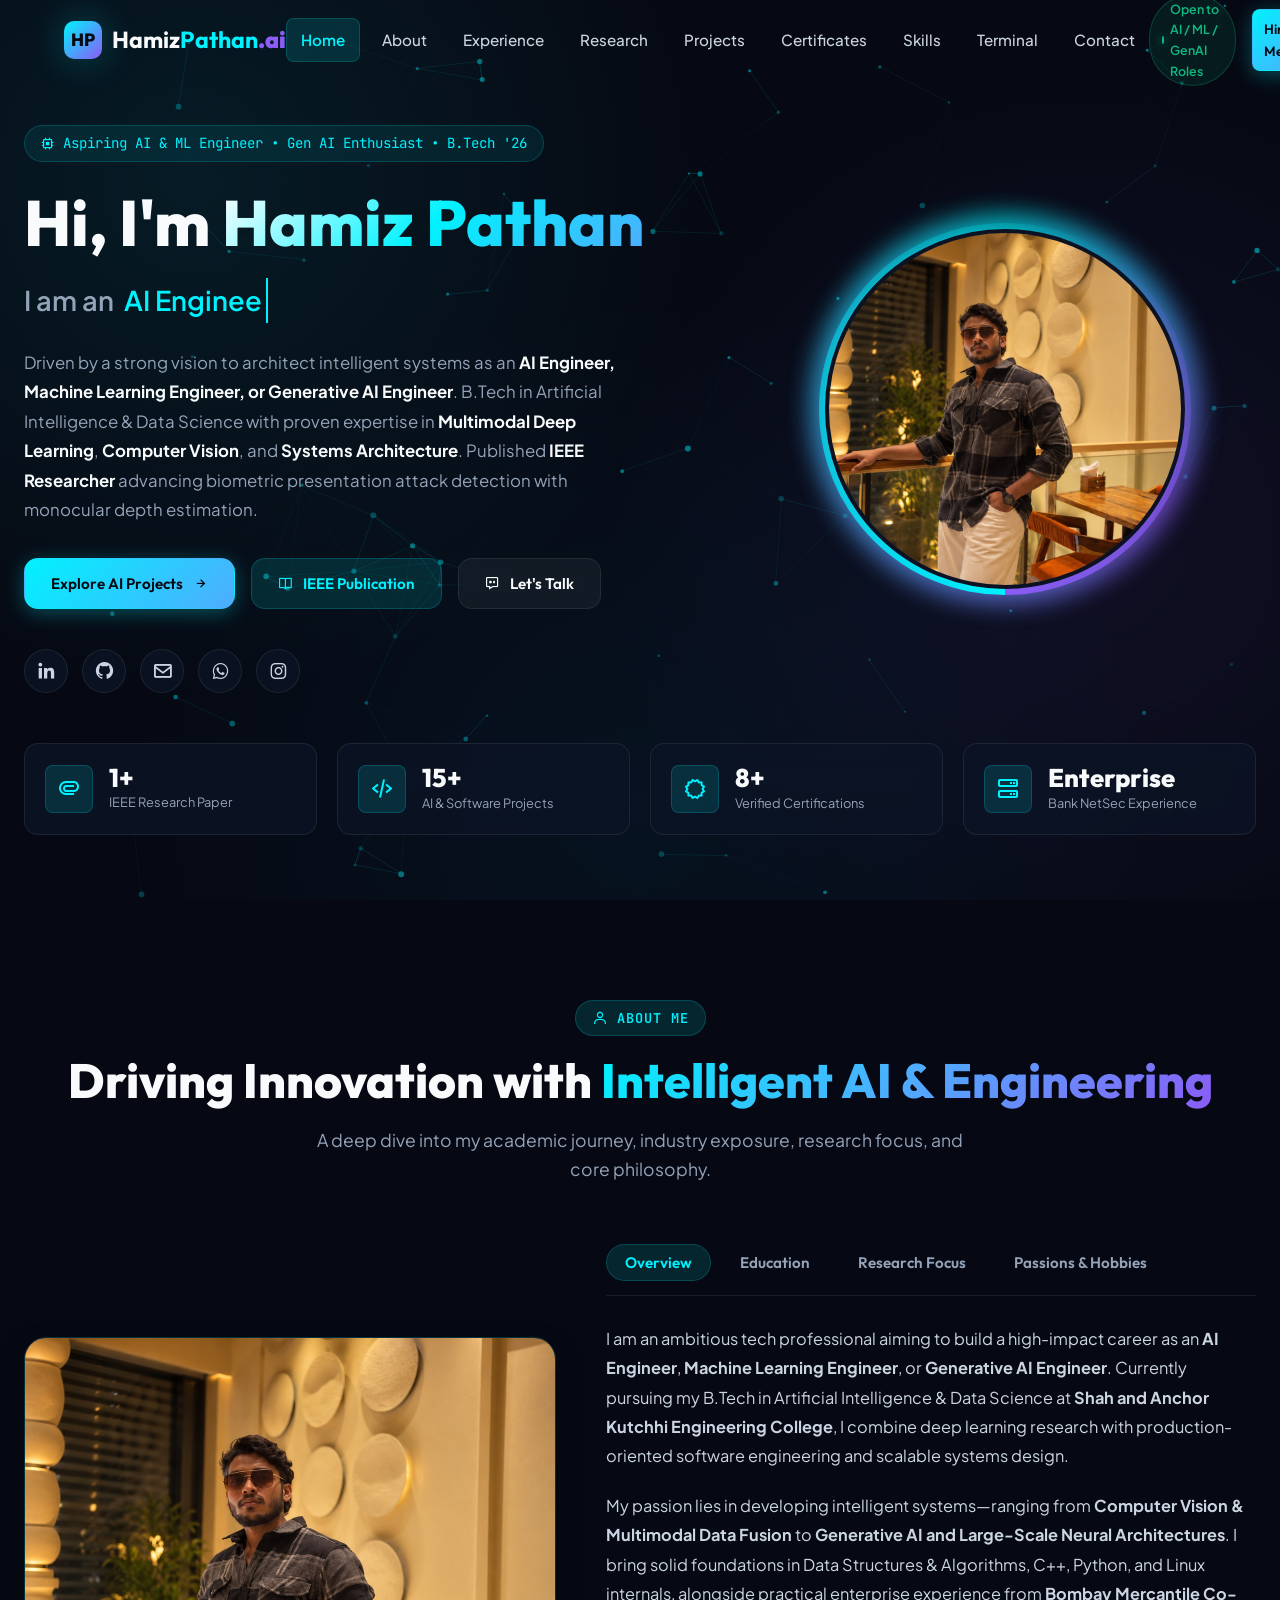
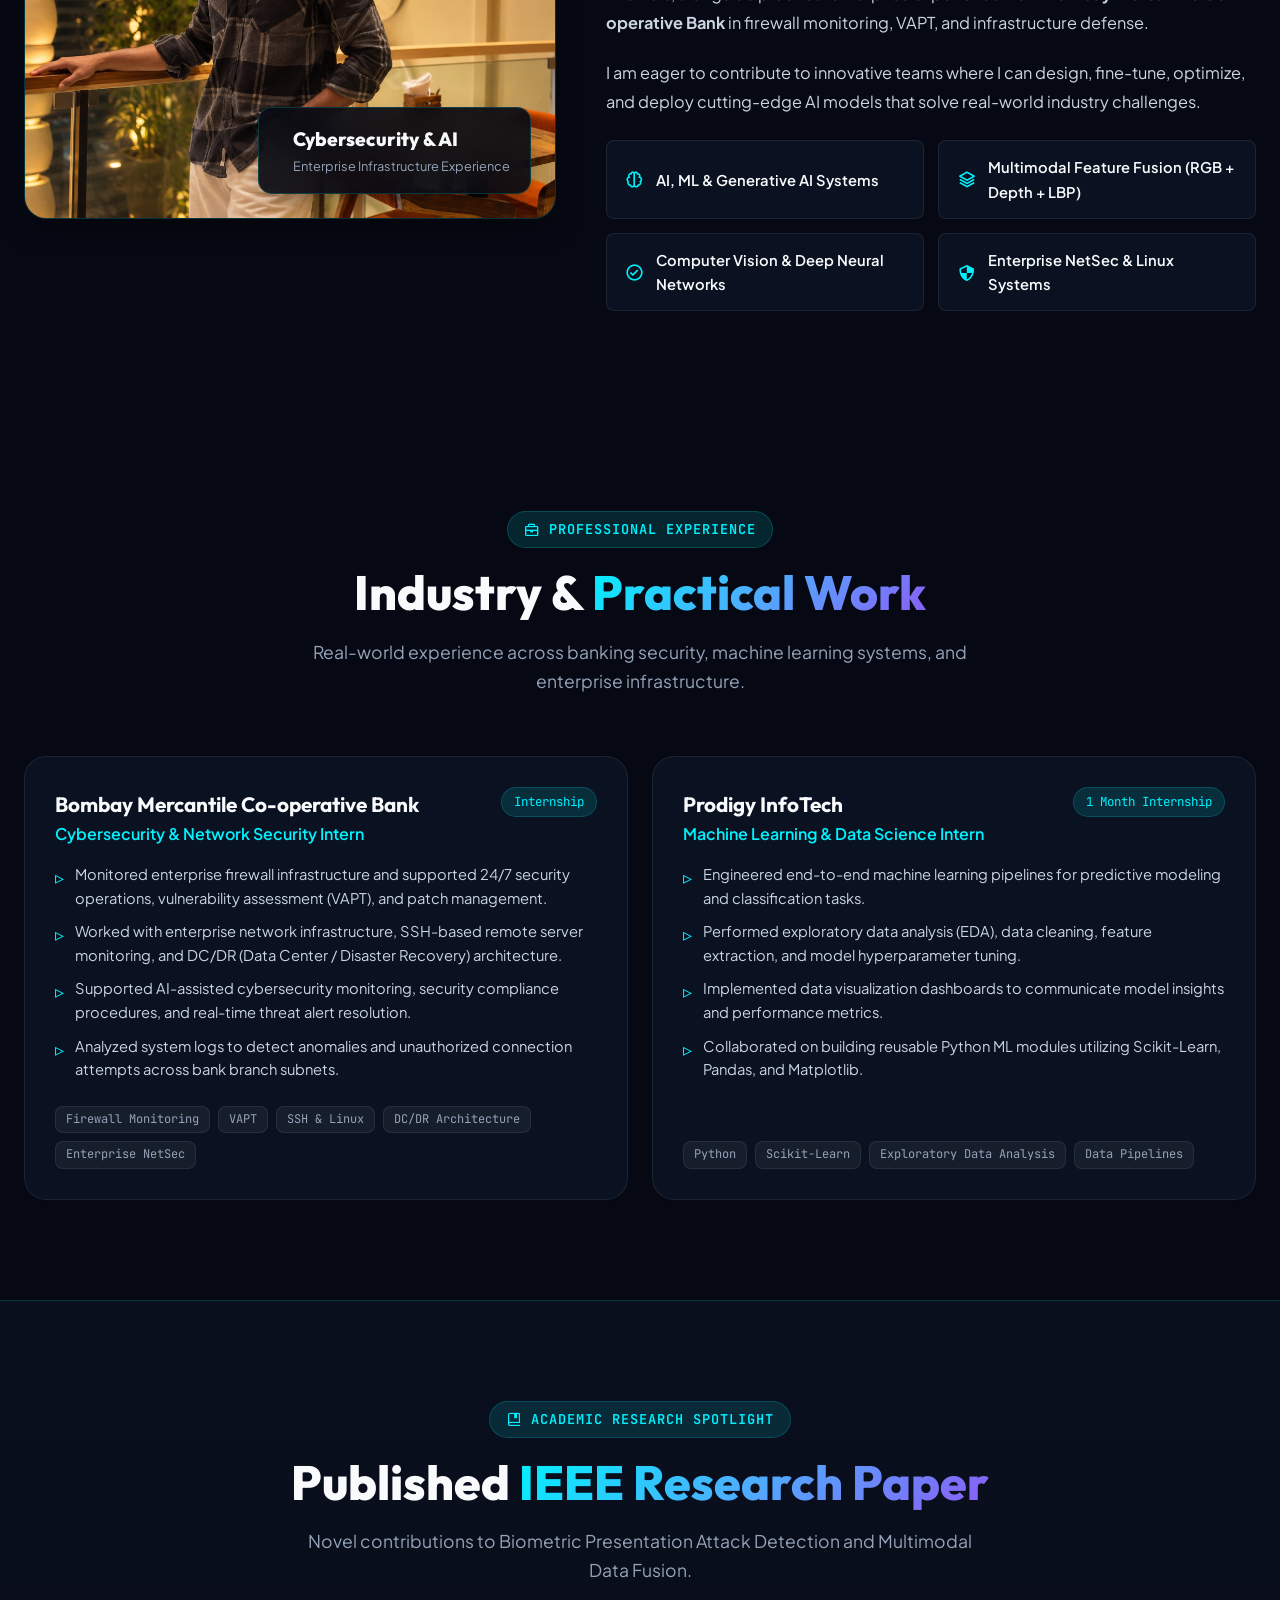
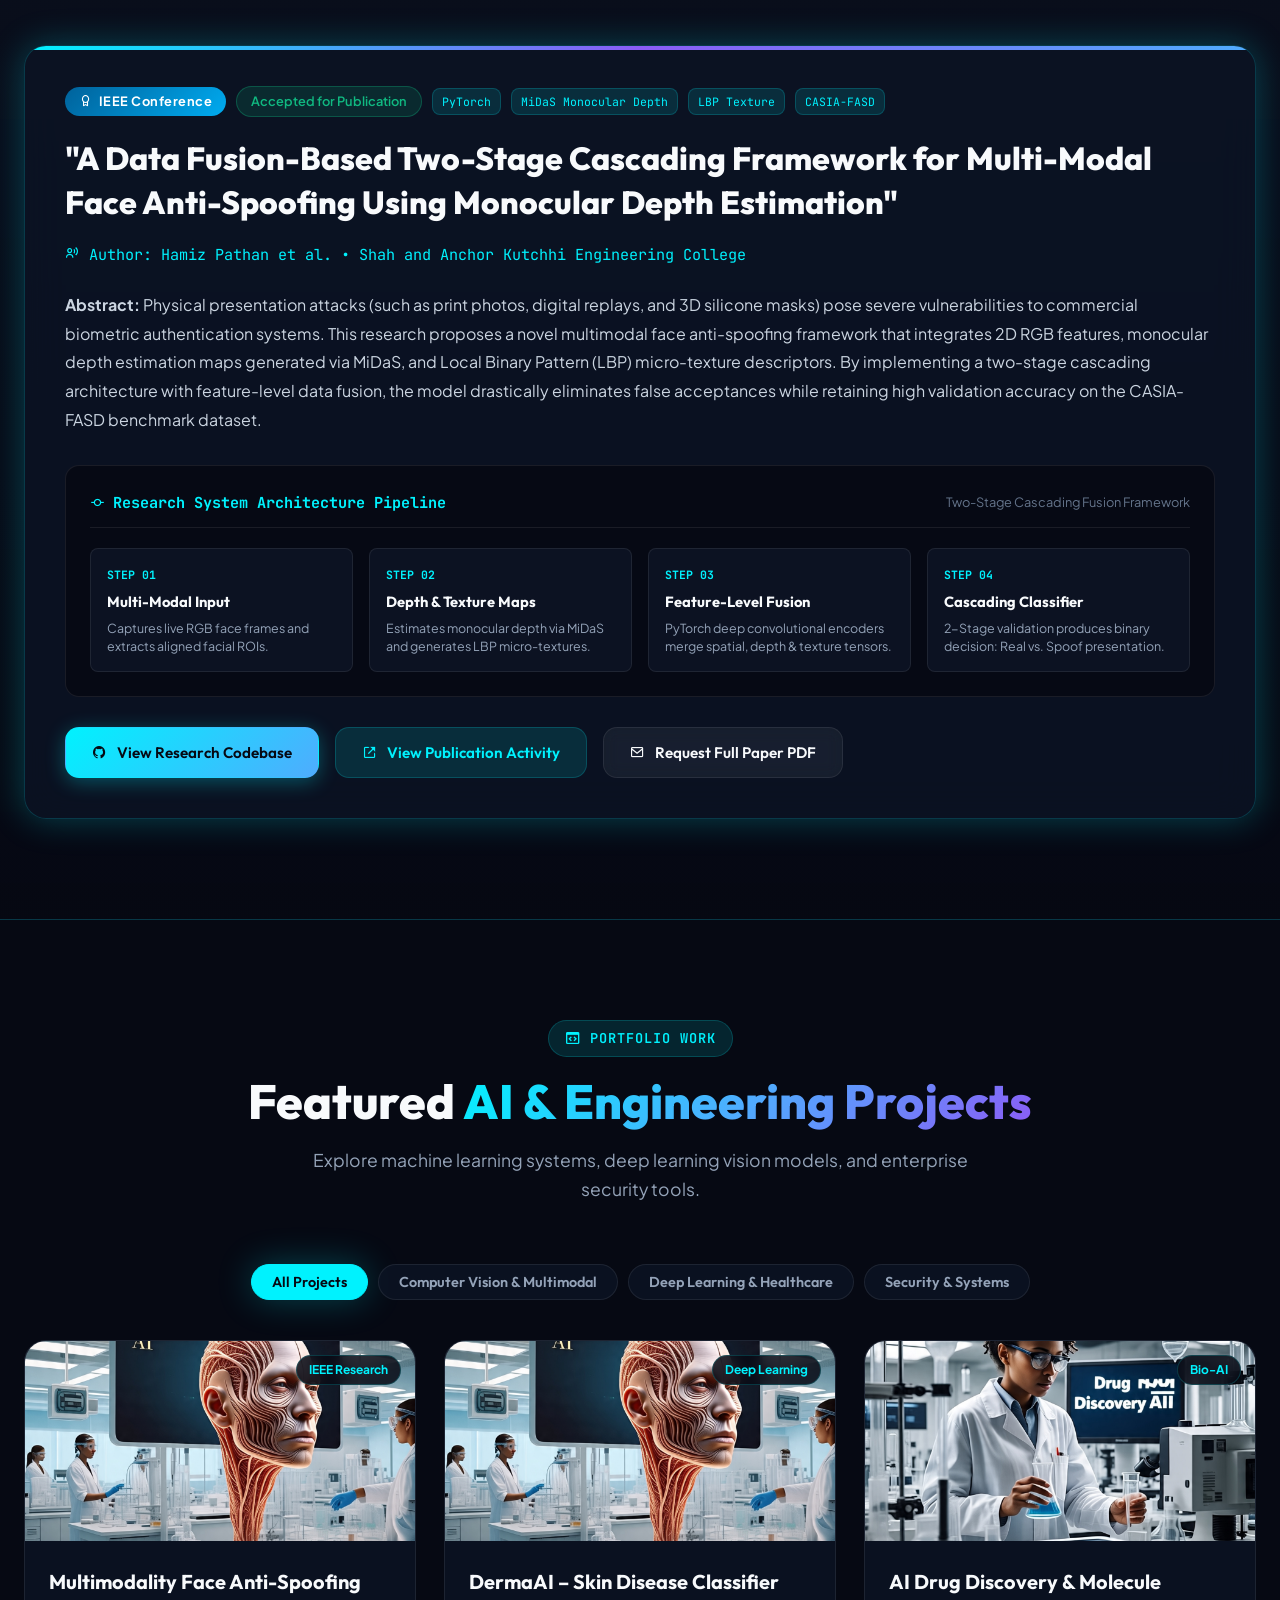
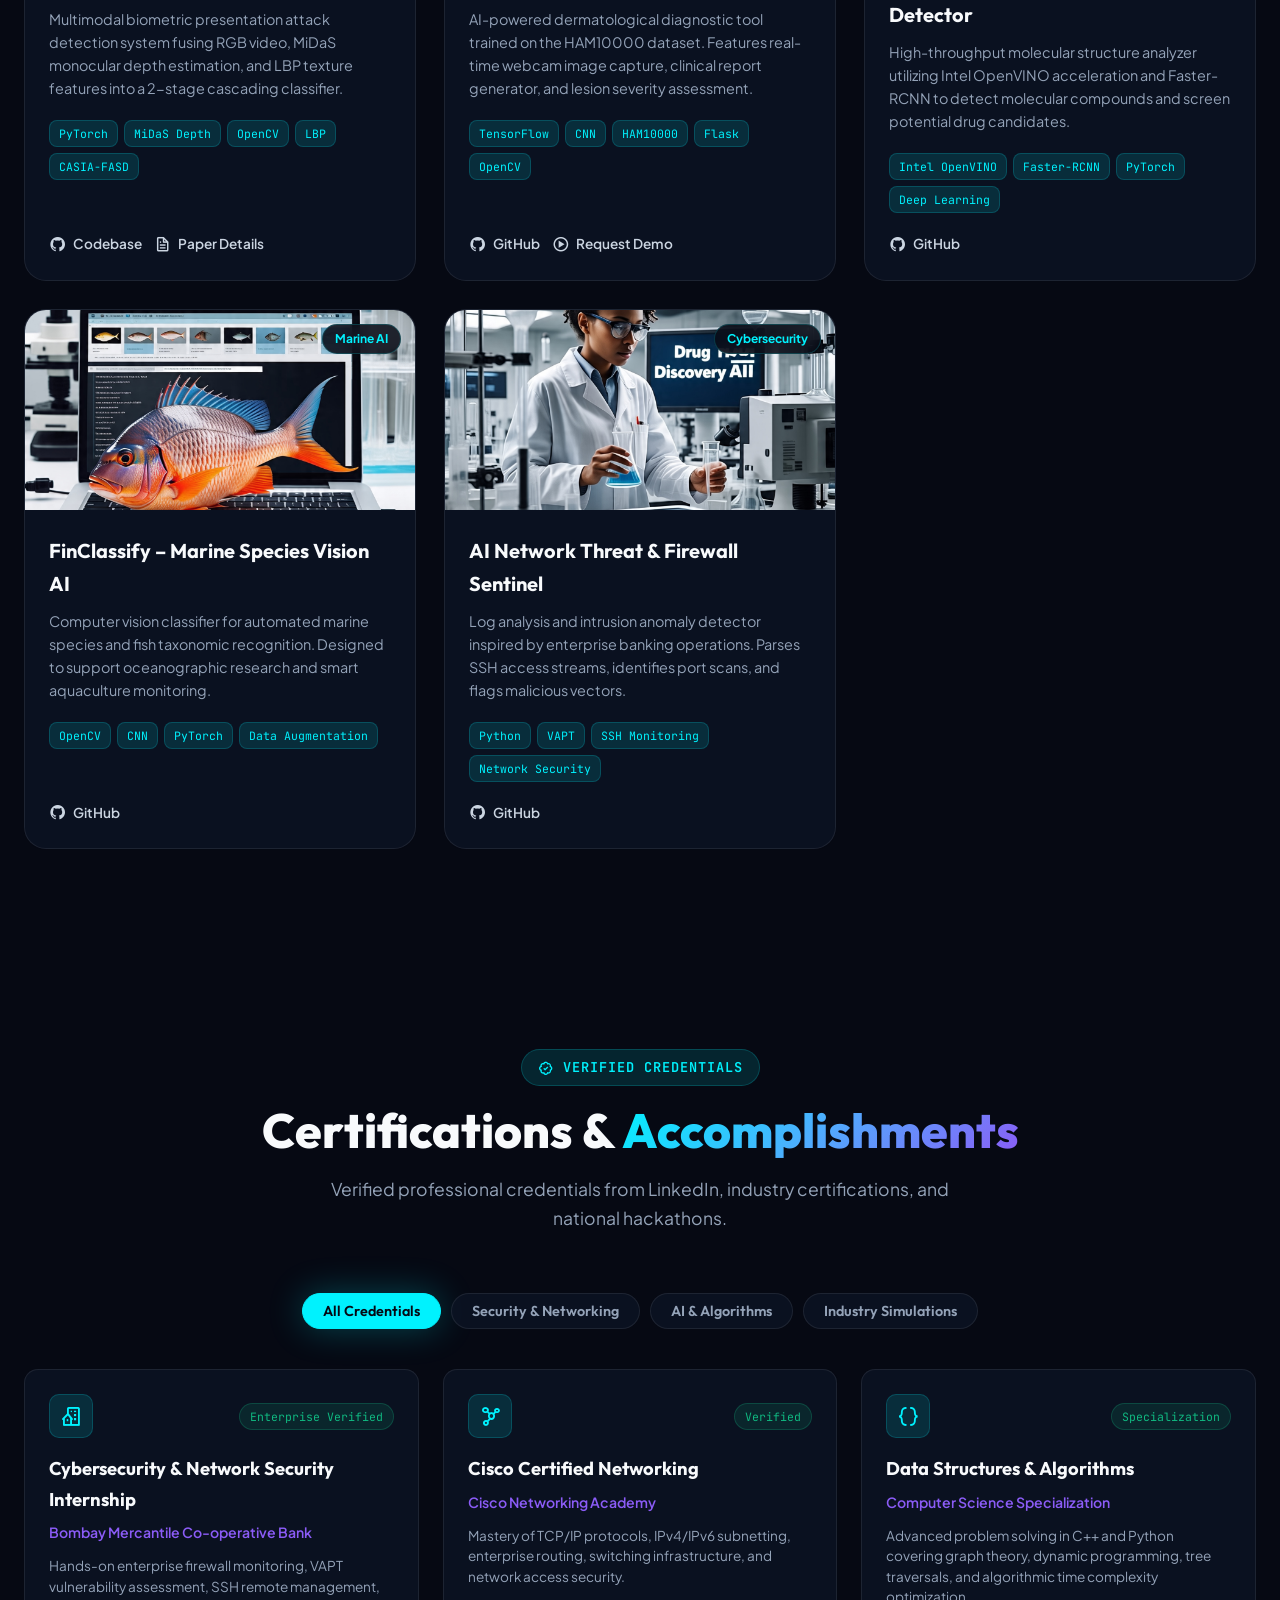
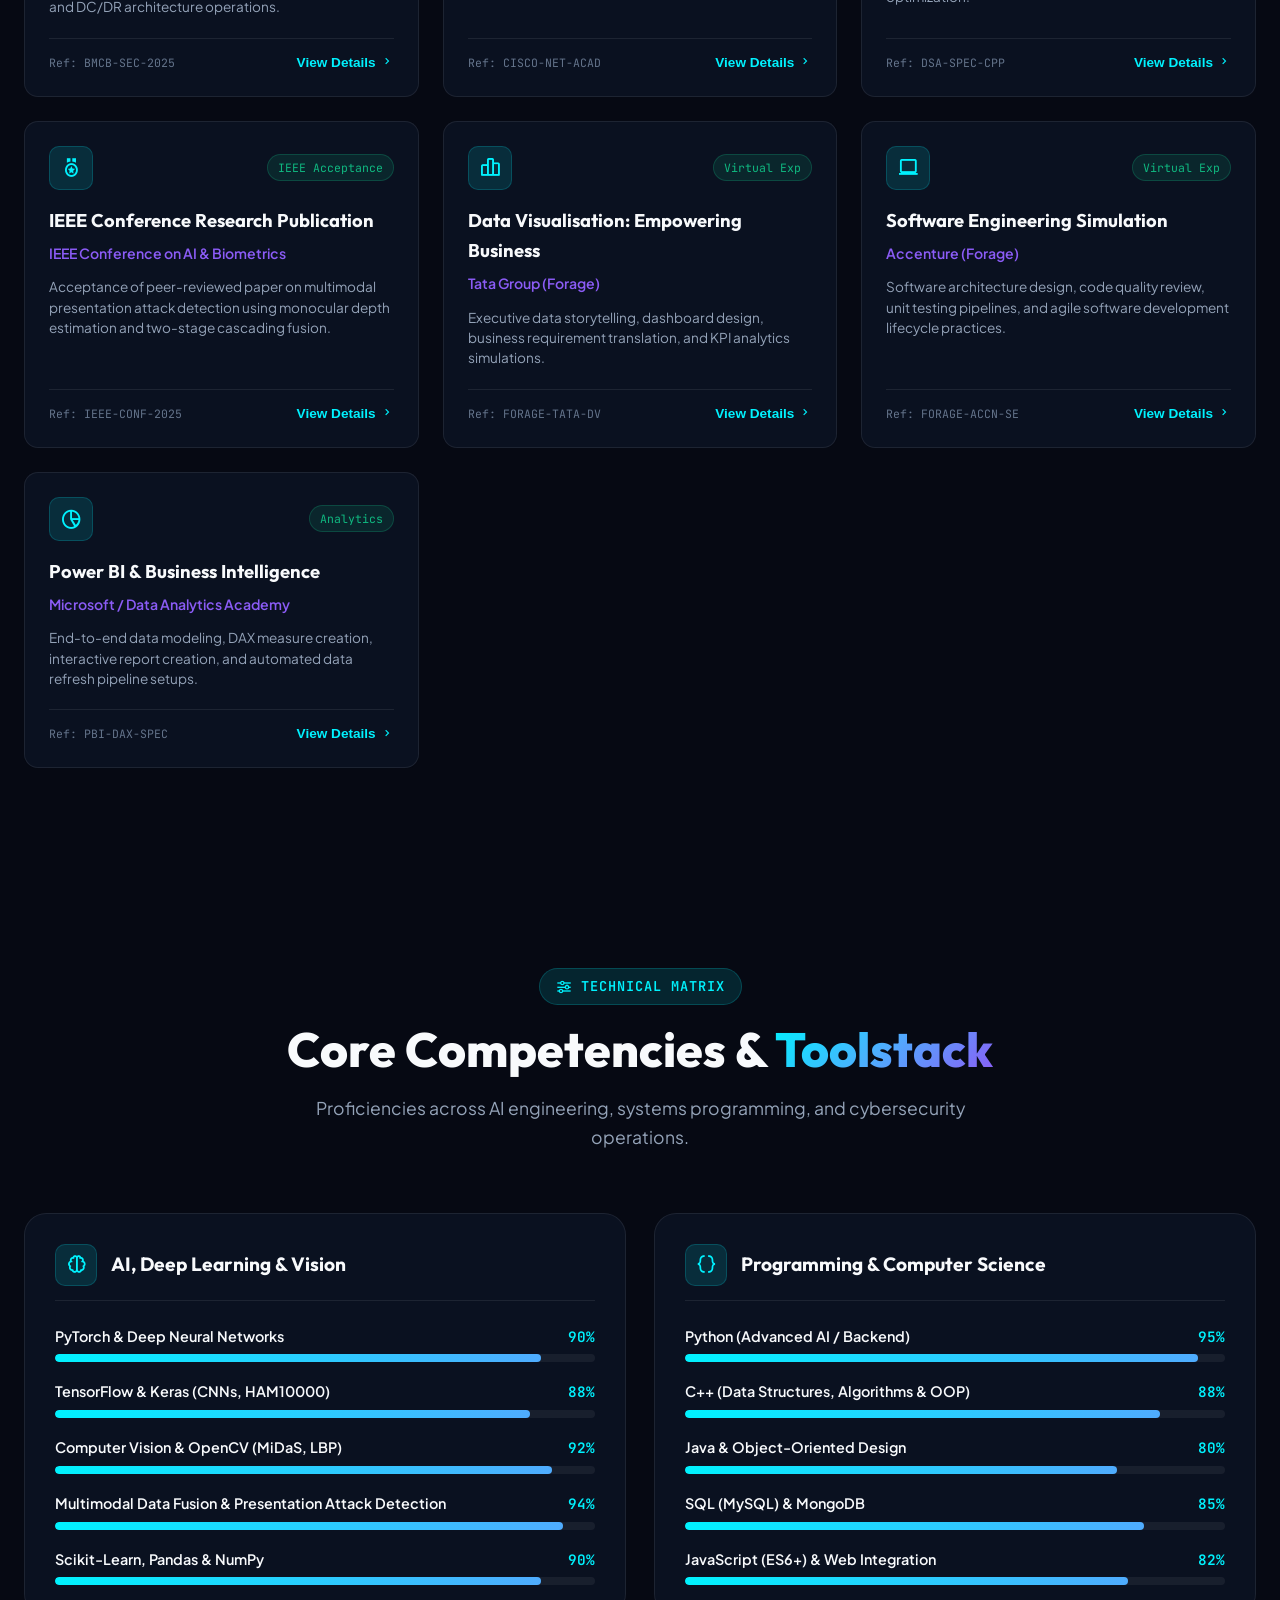
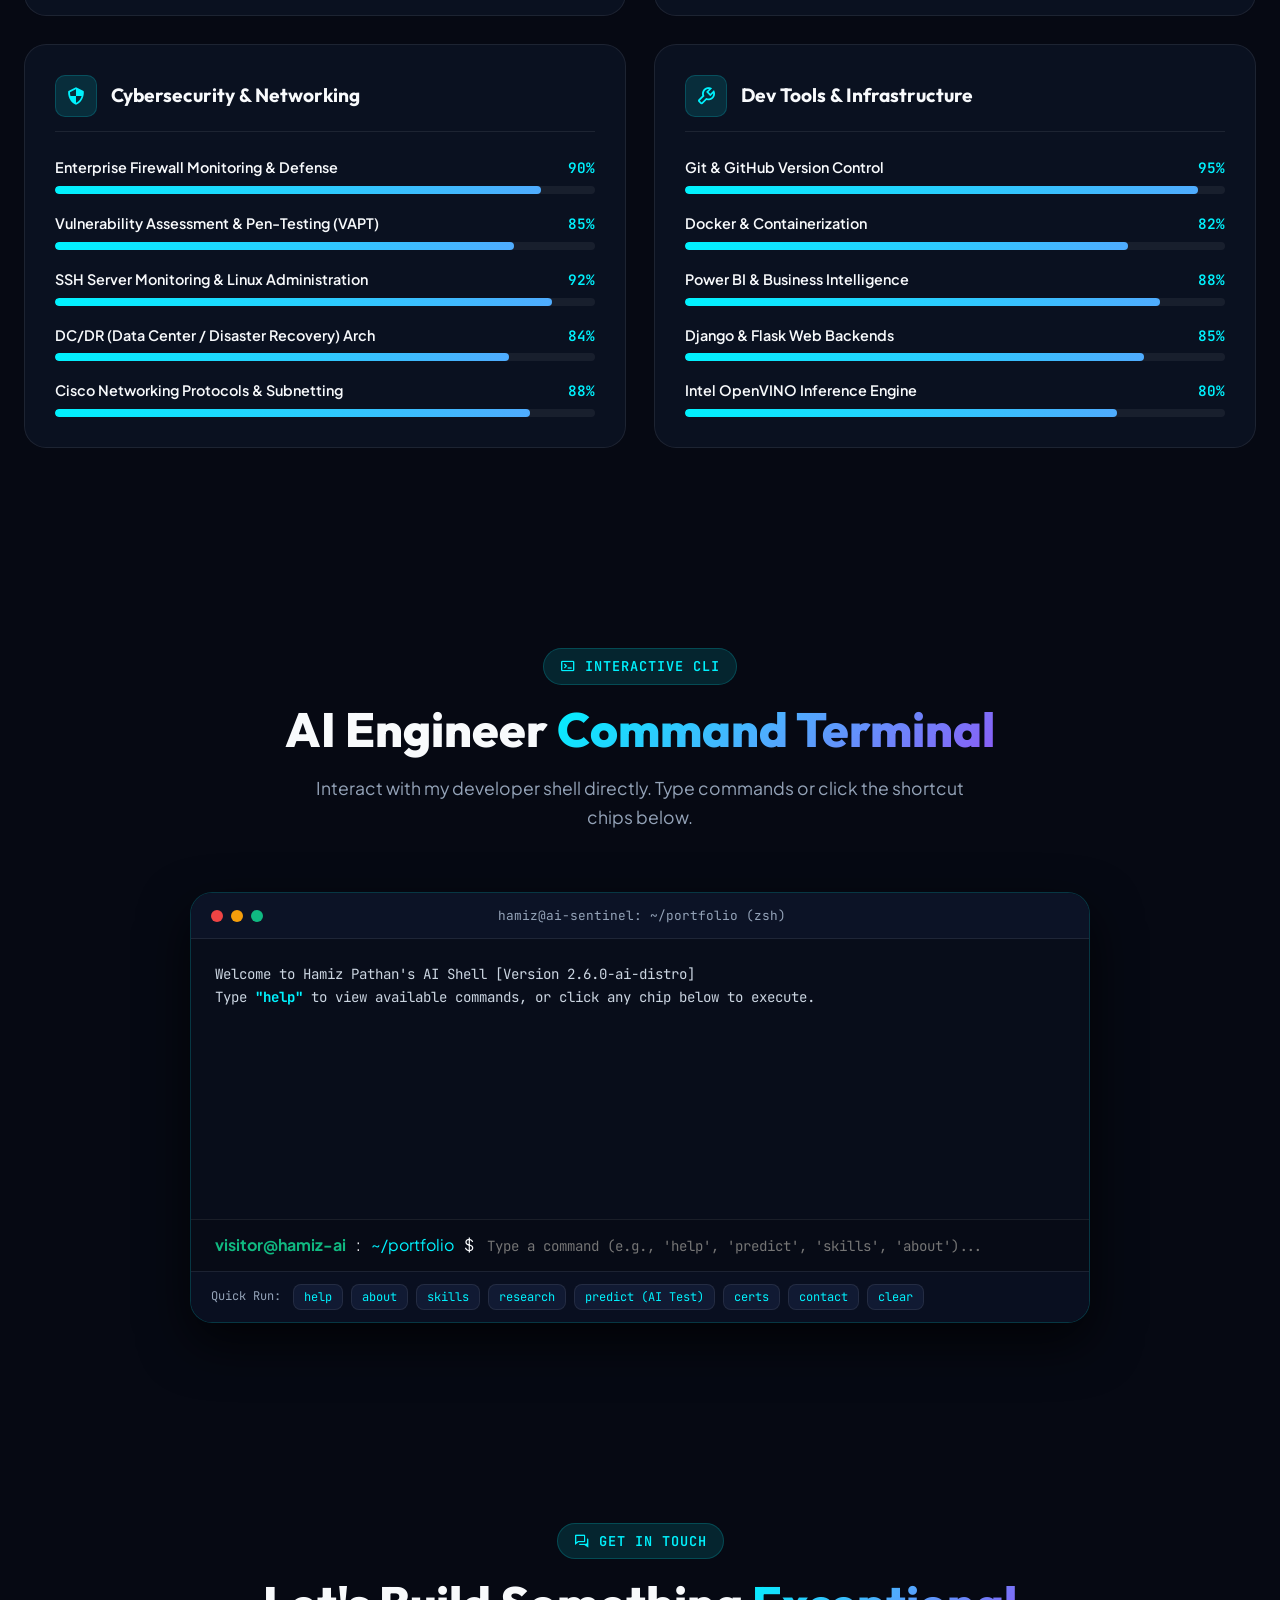
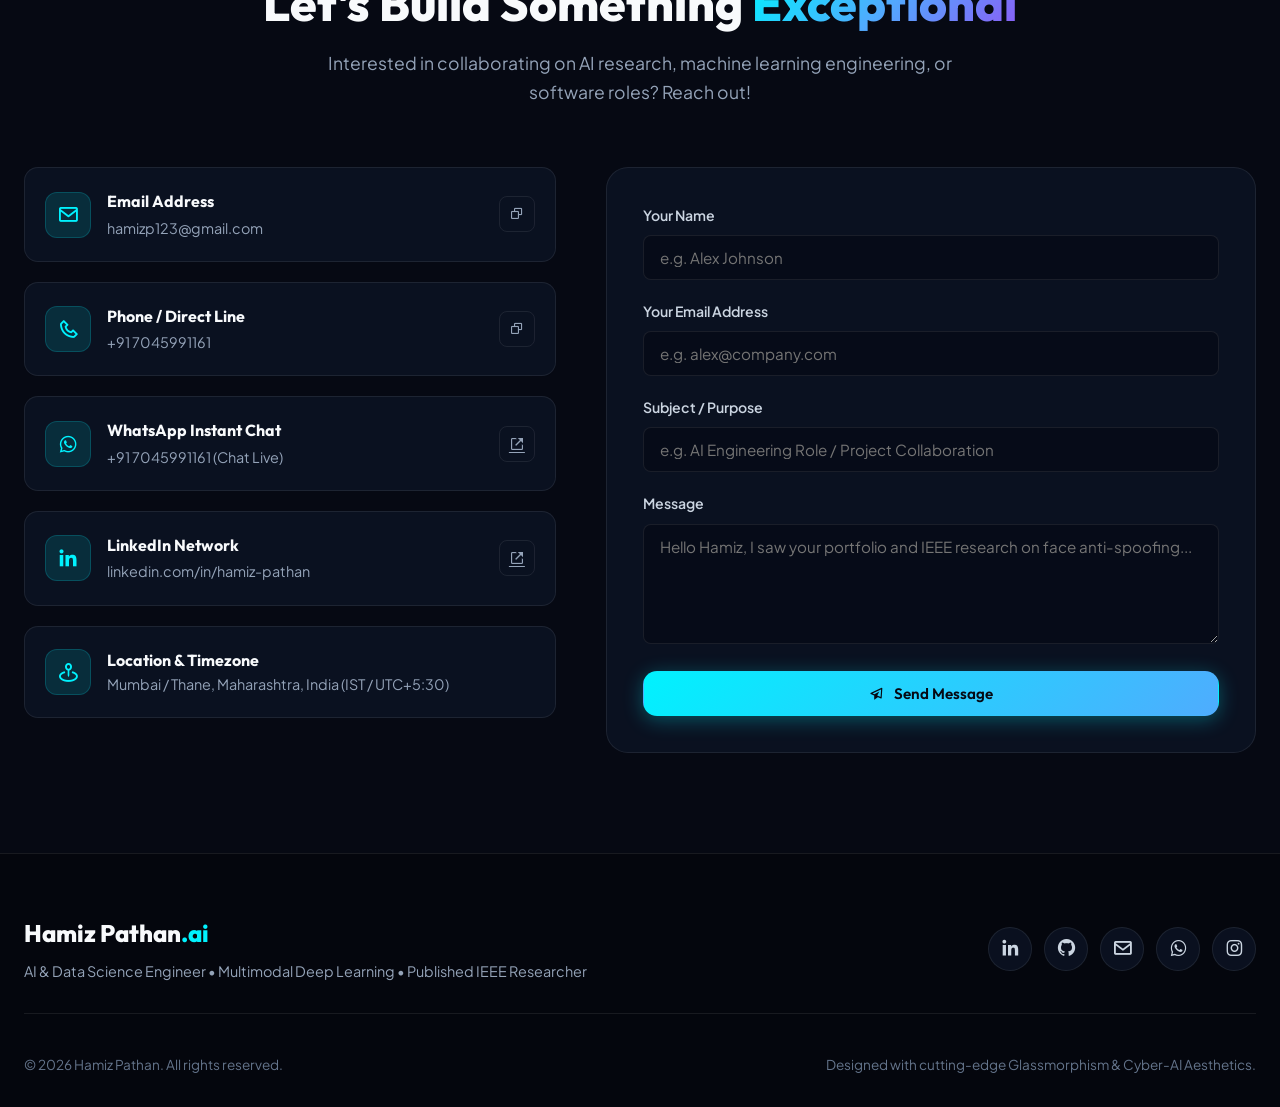
<file: New Portfolio/About.htm>
<!DOCTYPE html>
<html lang="en">
<head>
  <meta charset="UTF-8">
  <meta http-equiv="refresh" content="0; url=index.html#about">
  <script>window.location.href = 'index.html#about';</script>
  <title>About - Hamiz Pathan</title>
</head>
<body>
  <p>Redirecting to <a href="index.html#about">About Hamiz Pathan</a>...</p>
</body>
</html>
</file>
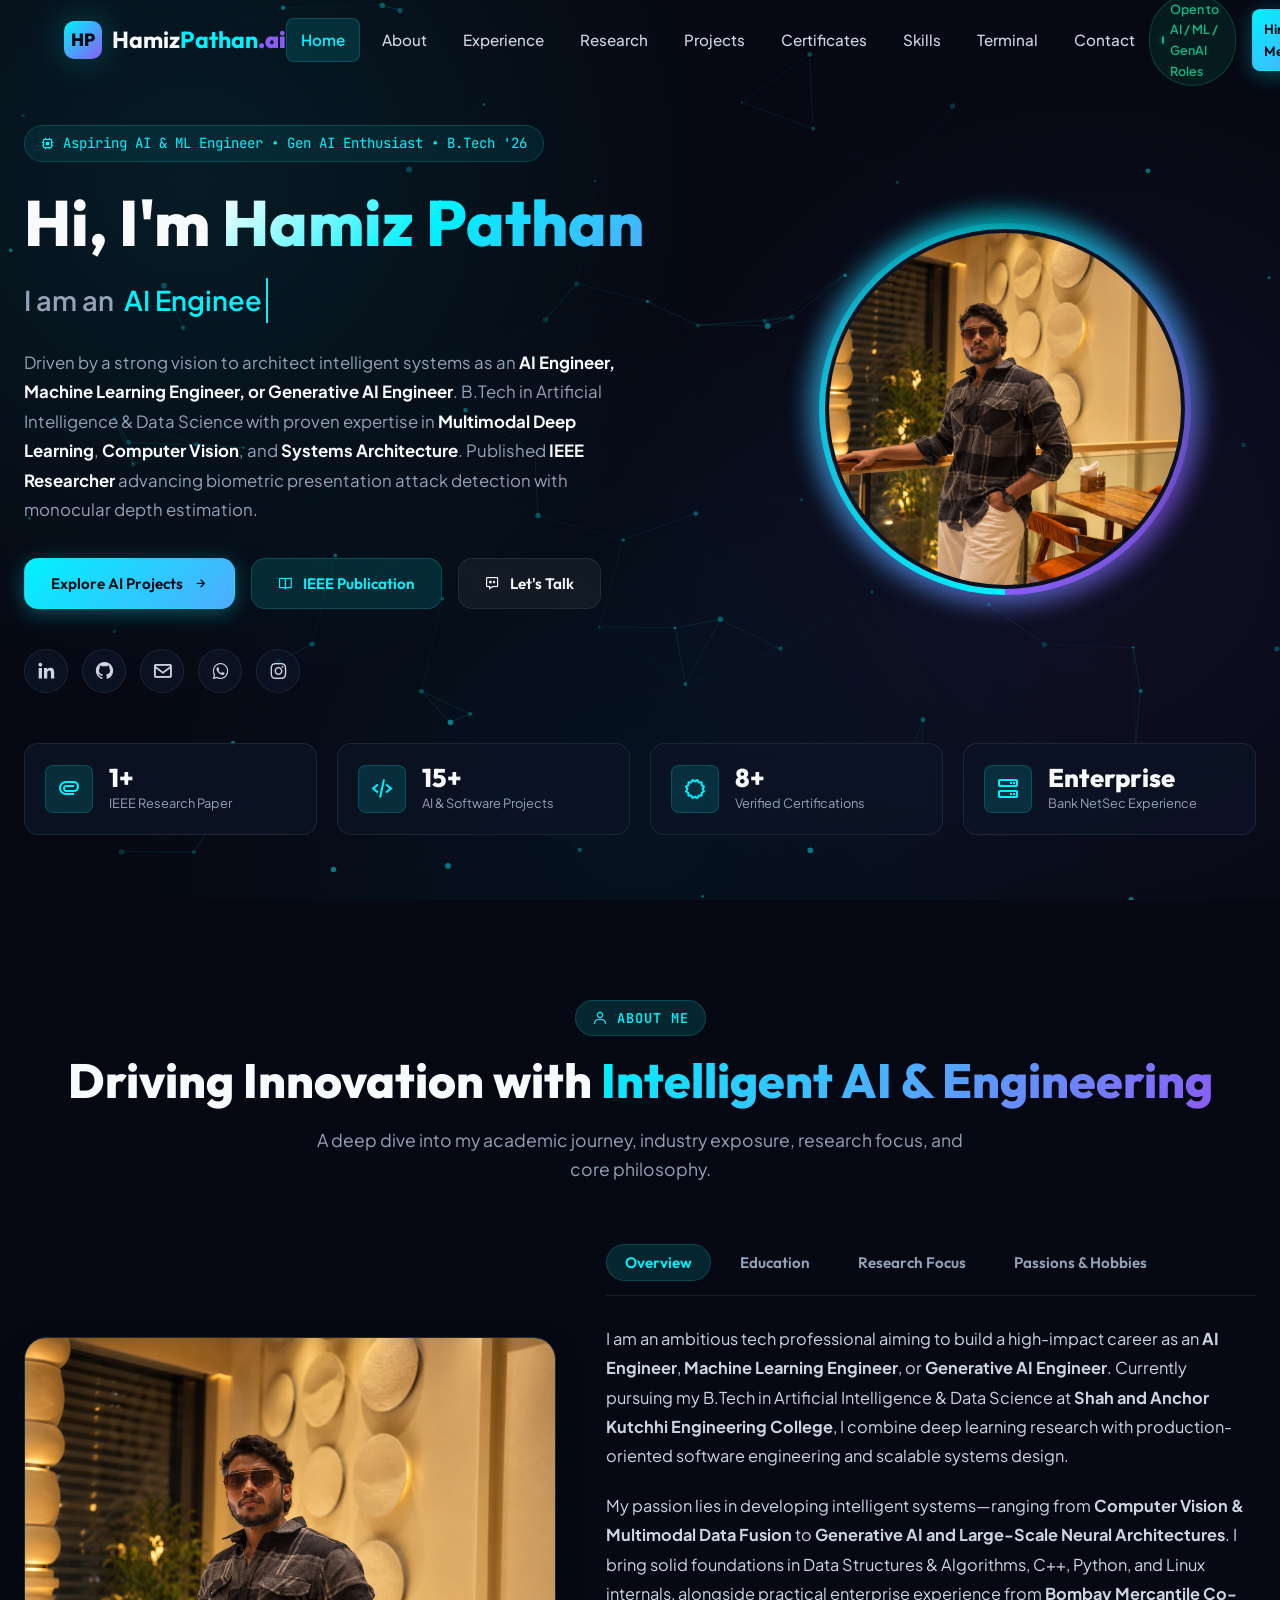
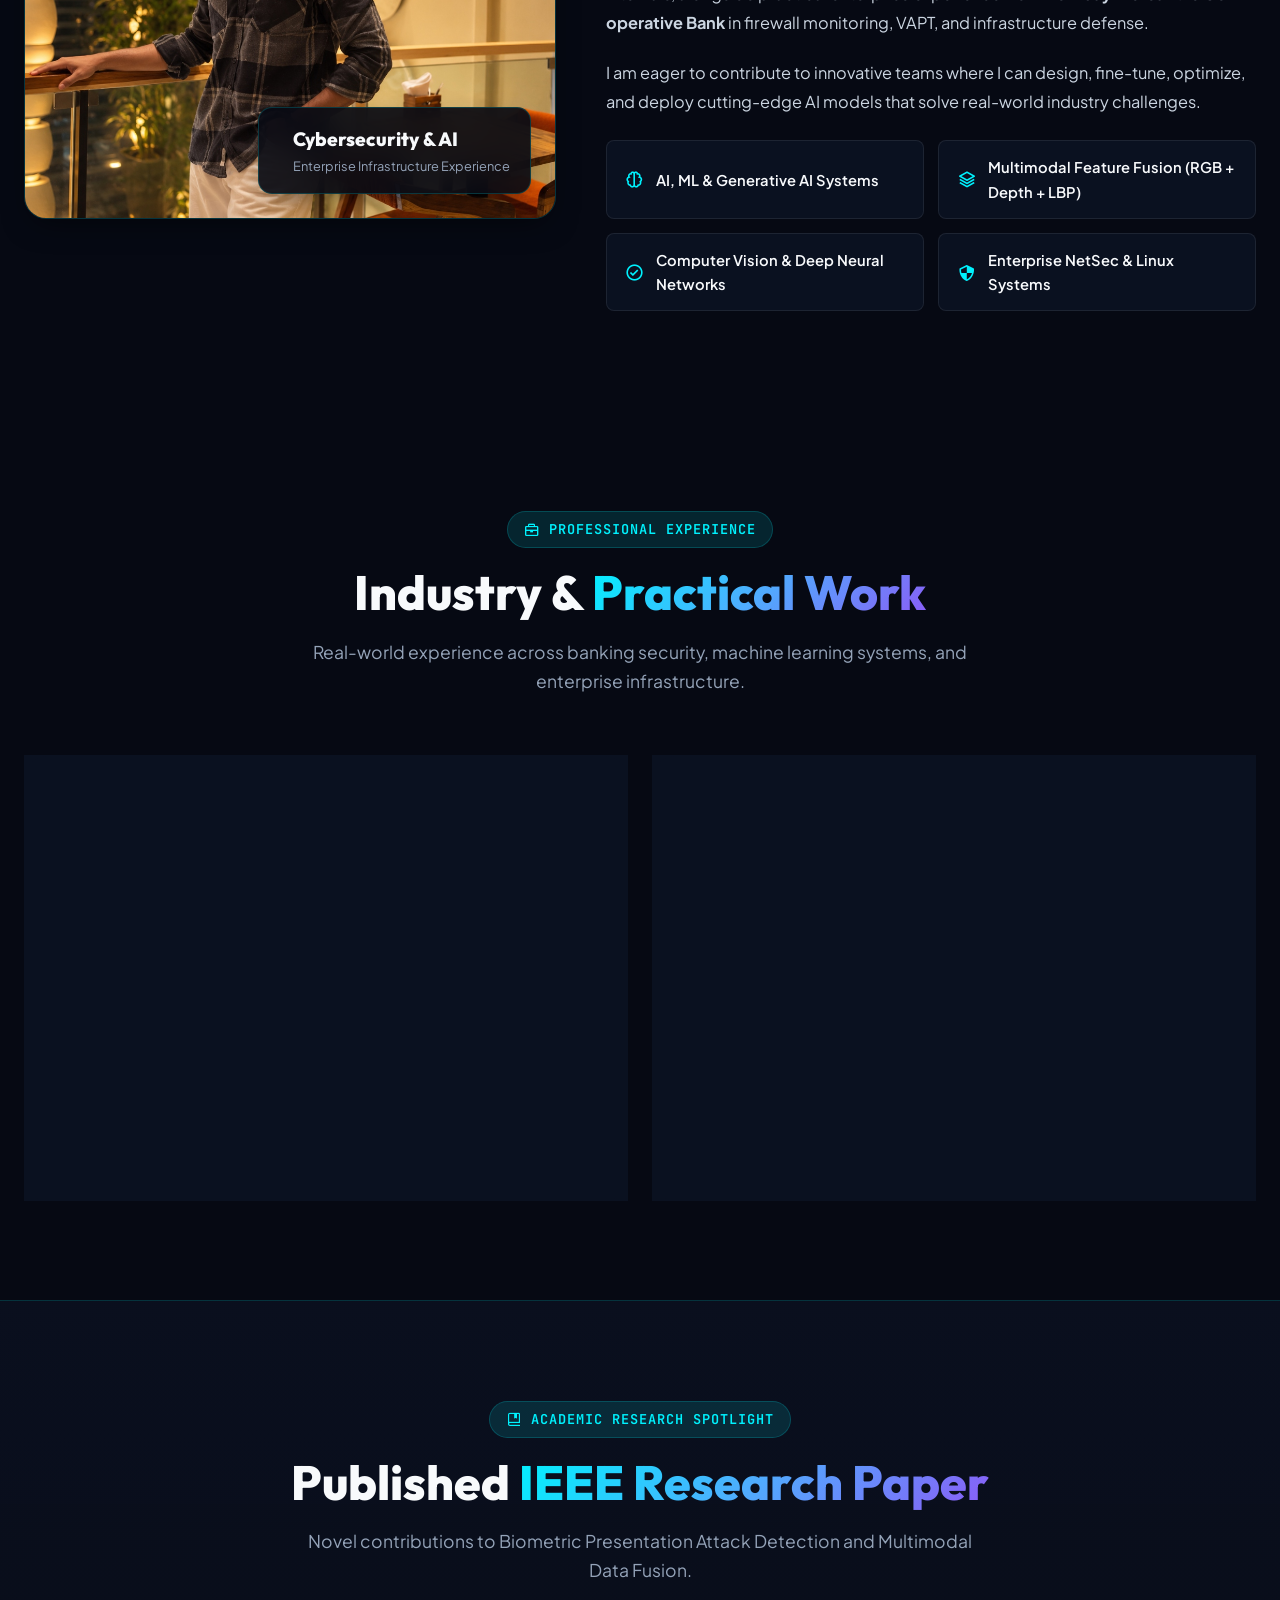
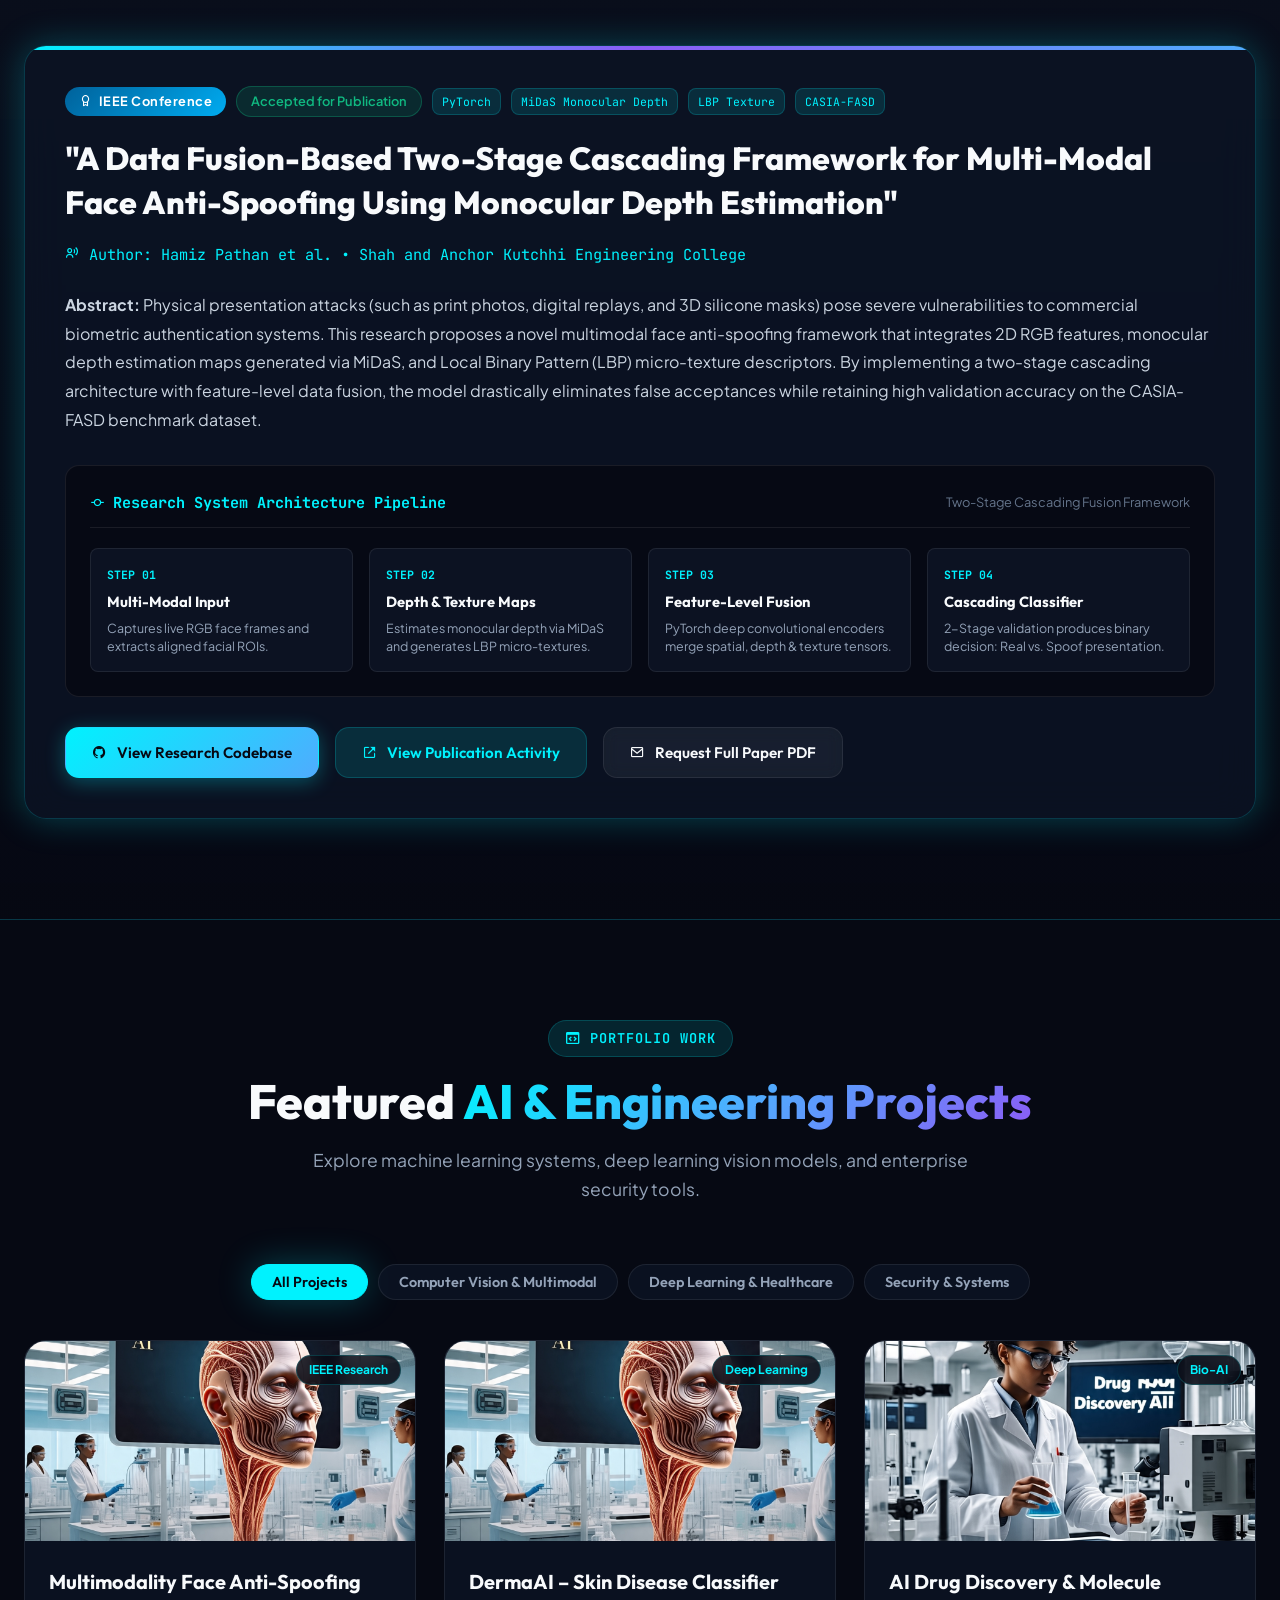
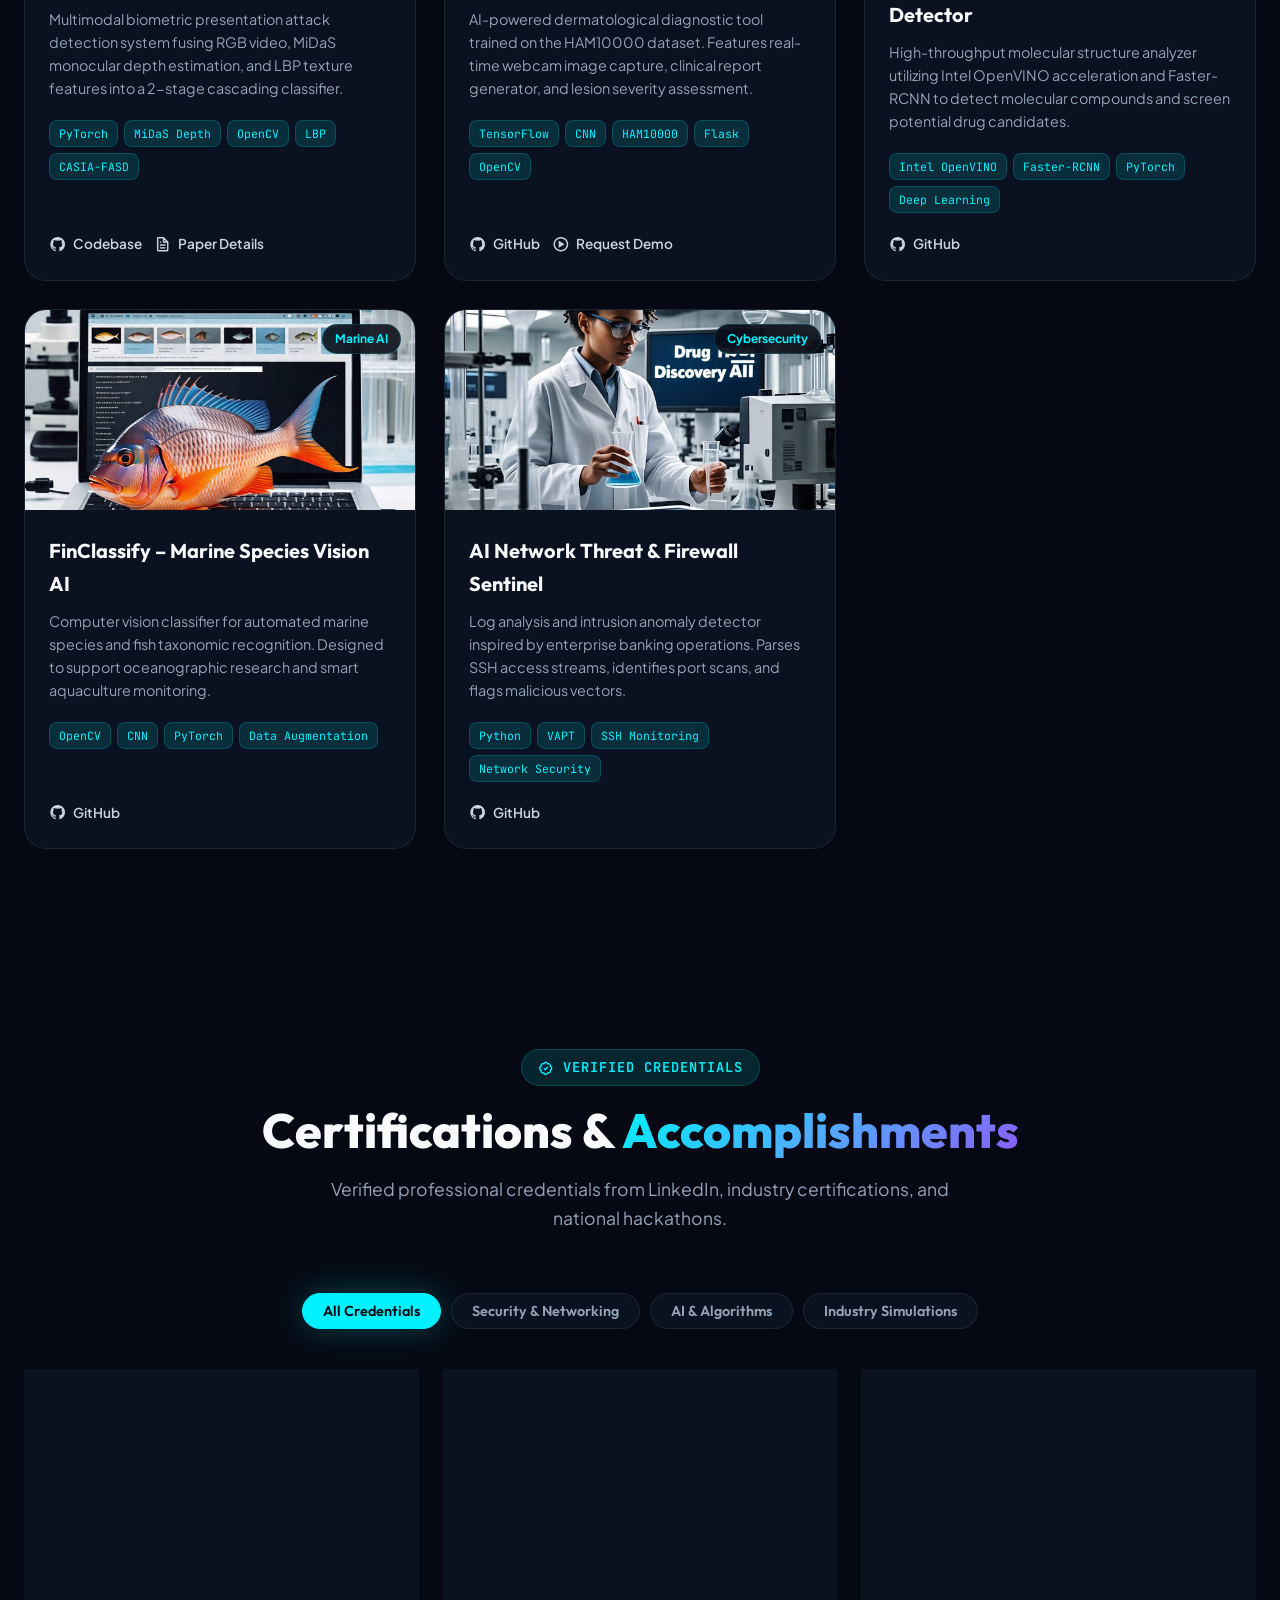
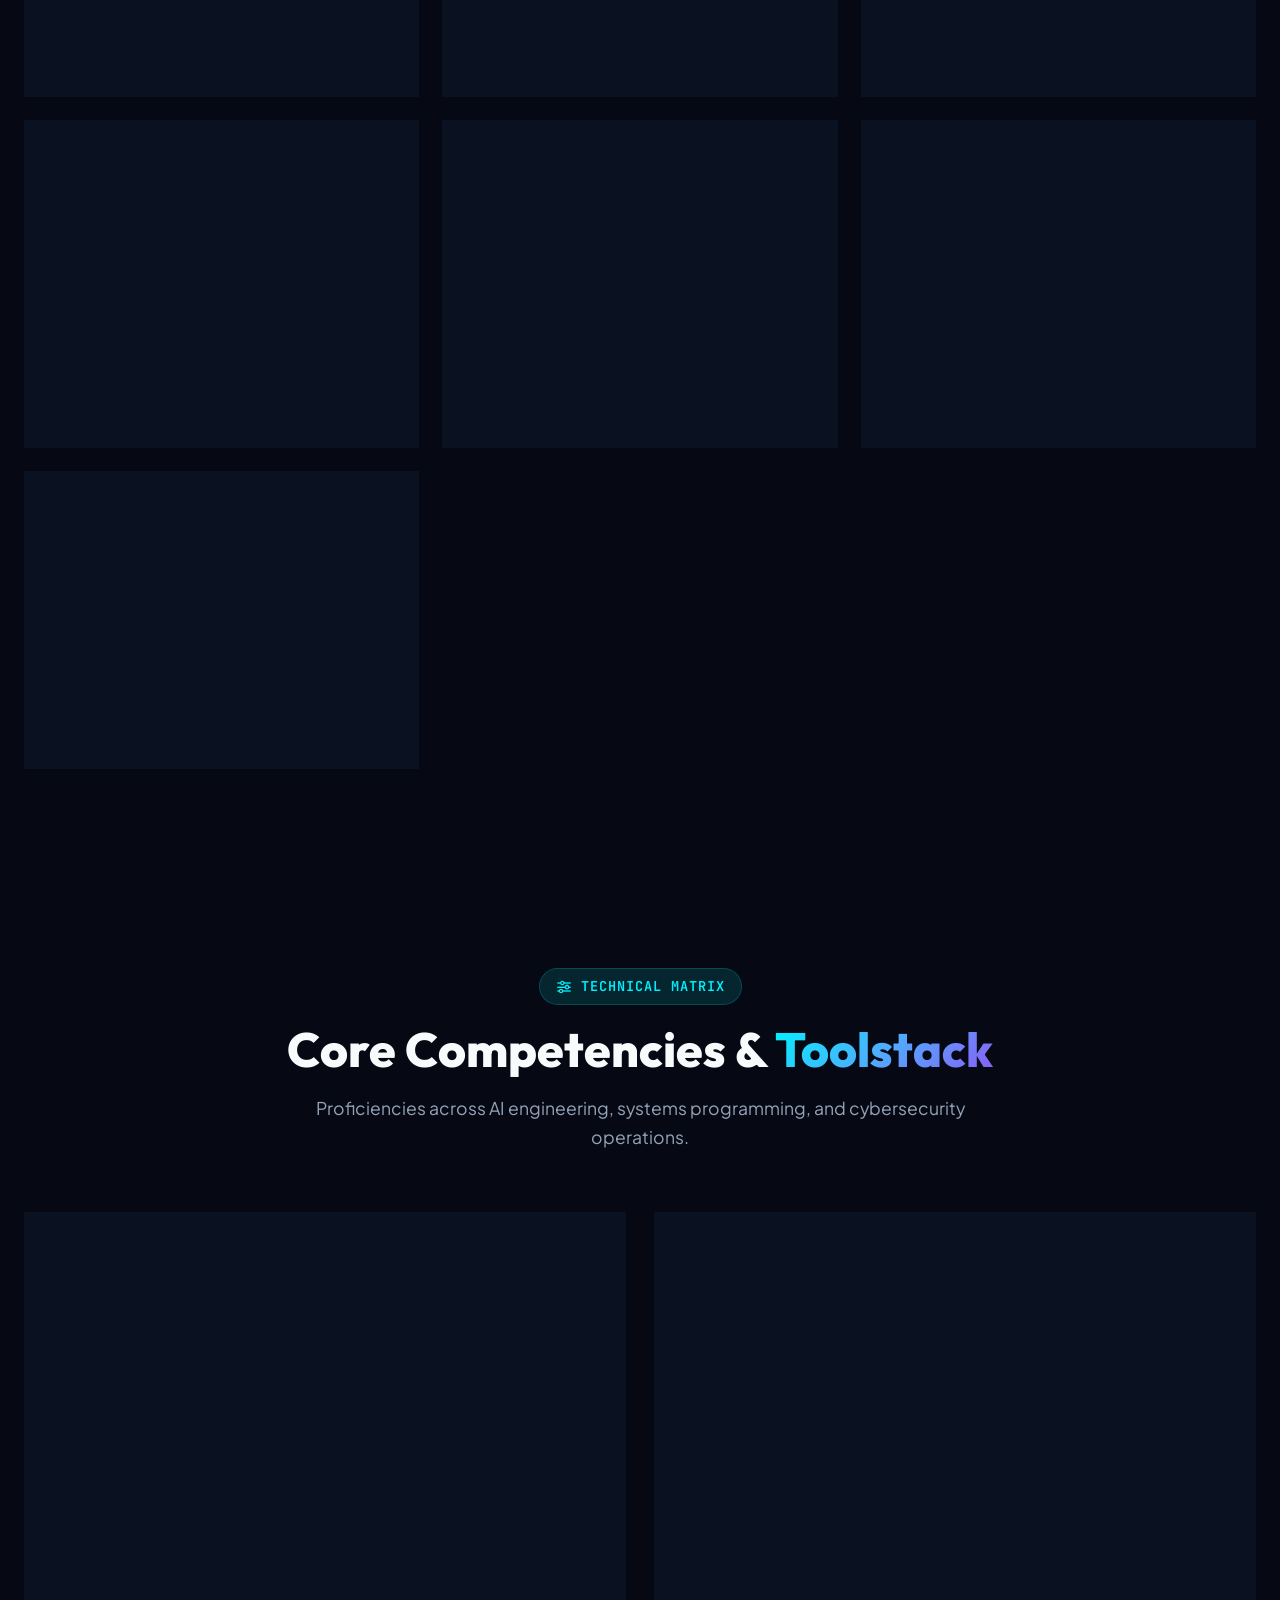
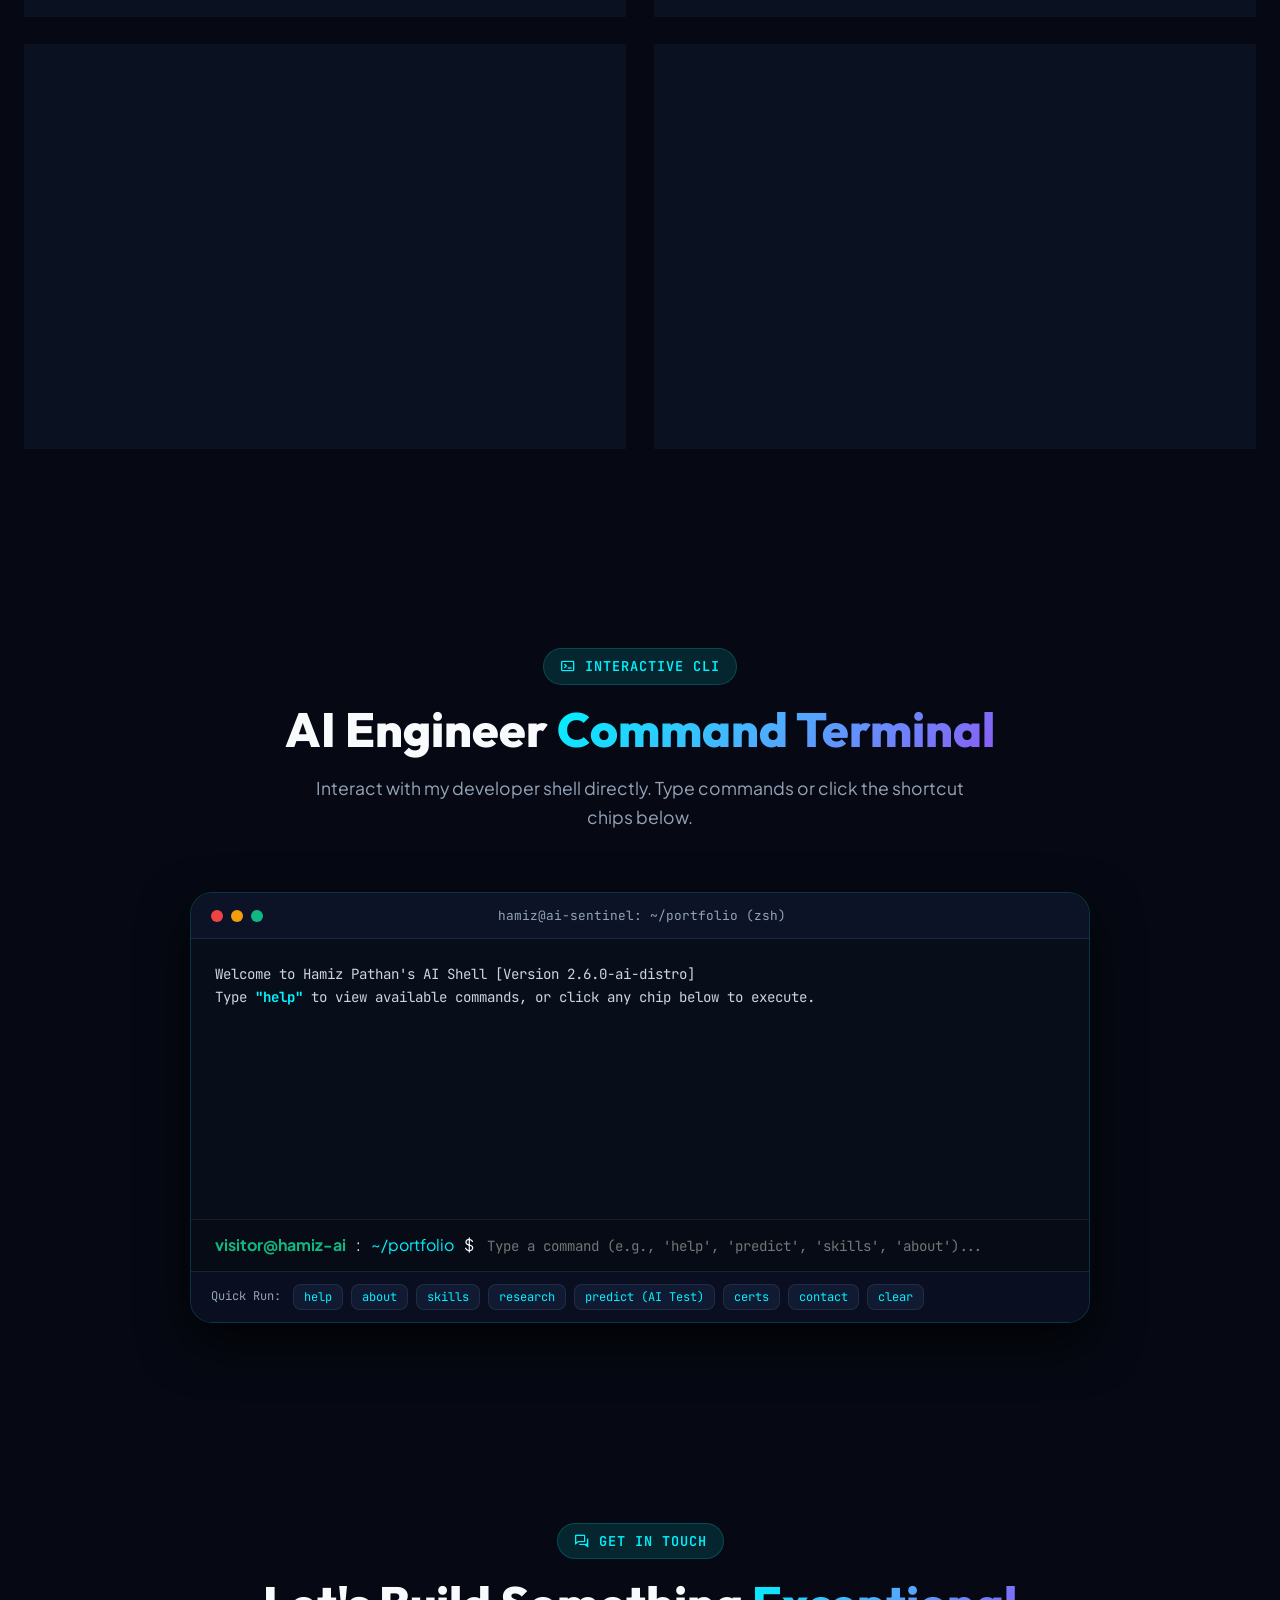
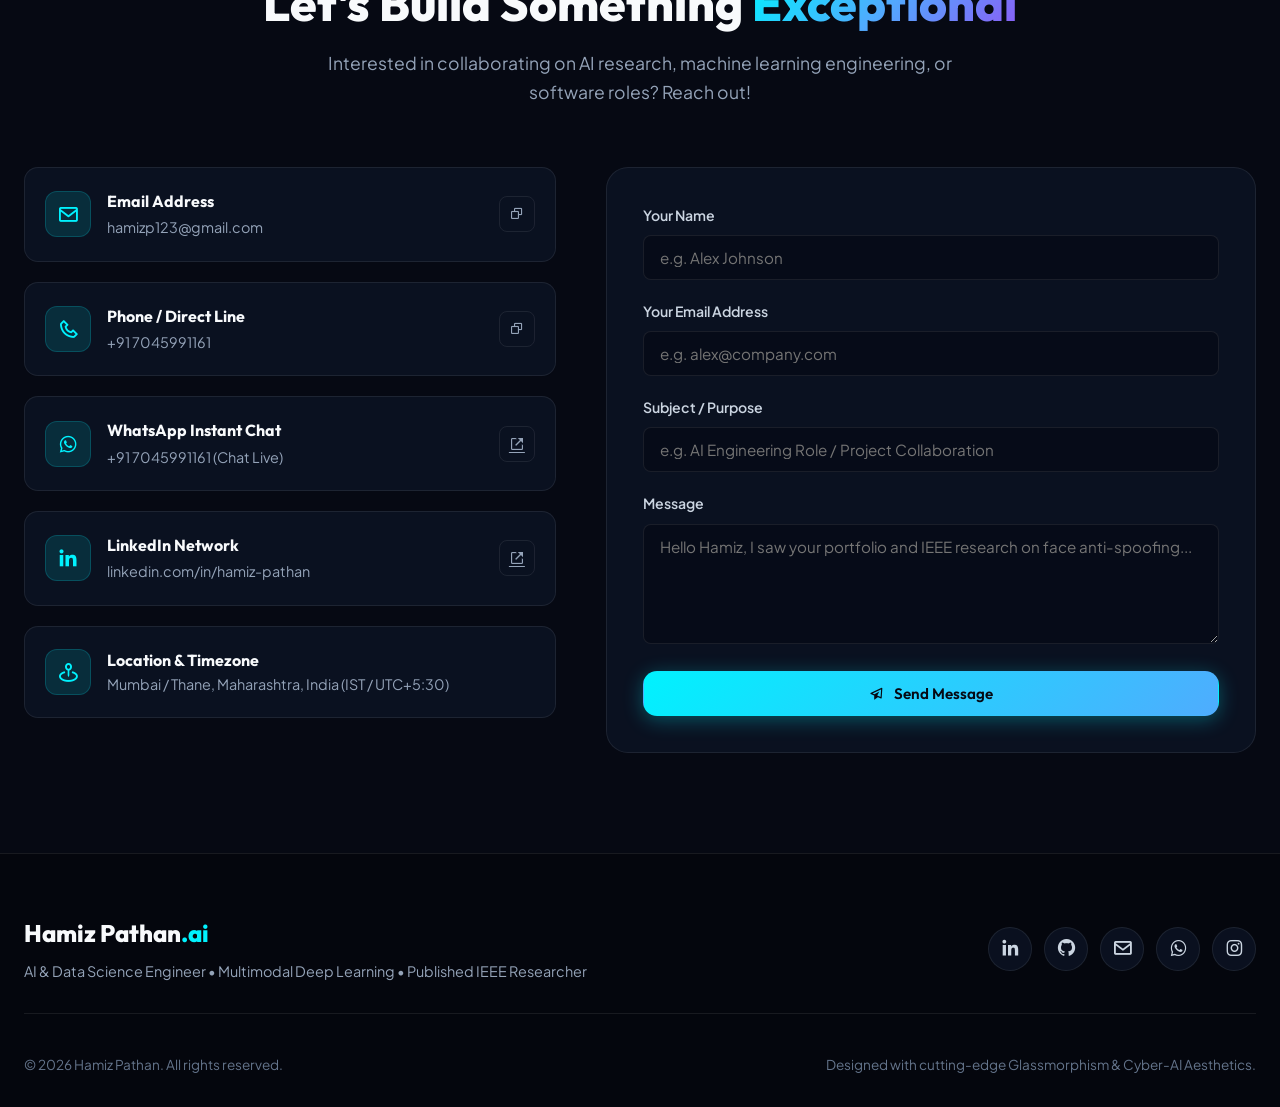
<file: New Portfolio/Achievements.htm>
<!DOCTYPE html>
<html lang="en">
<head>
  <meta charset="UTF-8">
  <meta http-equiv="refresh" content="0; url=index.html#certificates">
  <script>window.location.href = 'index.html#certificates';</script>
  <title>Achievements - Hamiz Pathan</title>
</head>
<body>
  <p>Redirecting to <a href="index.html#certificates">Certificates & Achievements - Hamiz Pathan</a>...</p>
</body>
</html>
</file>
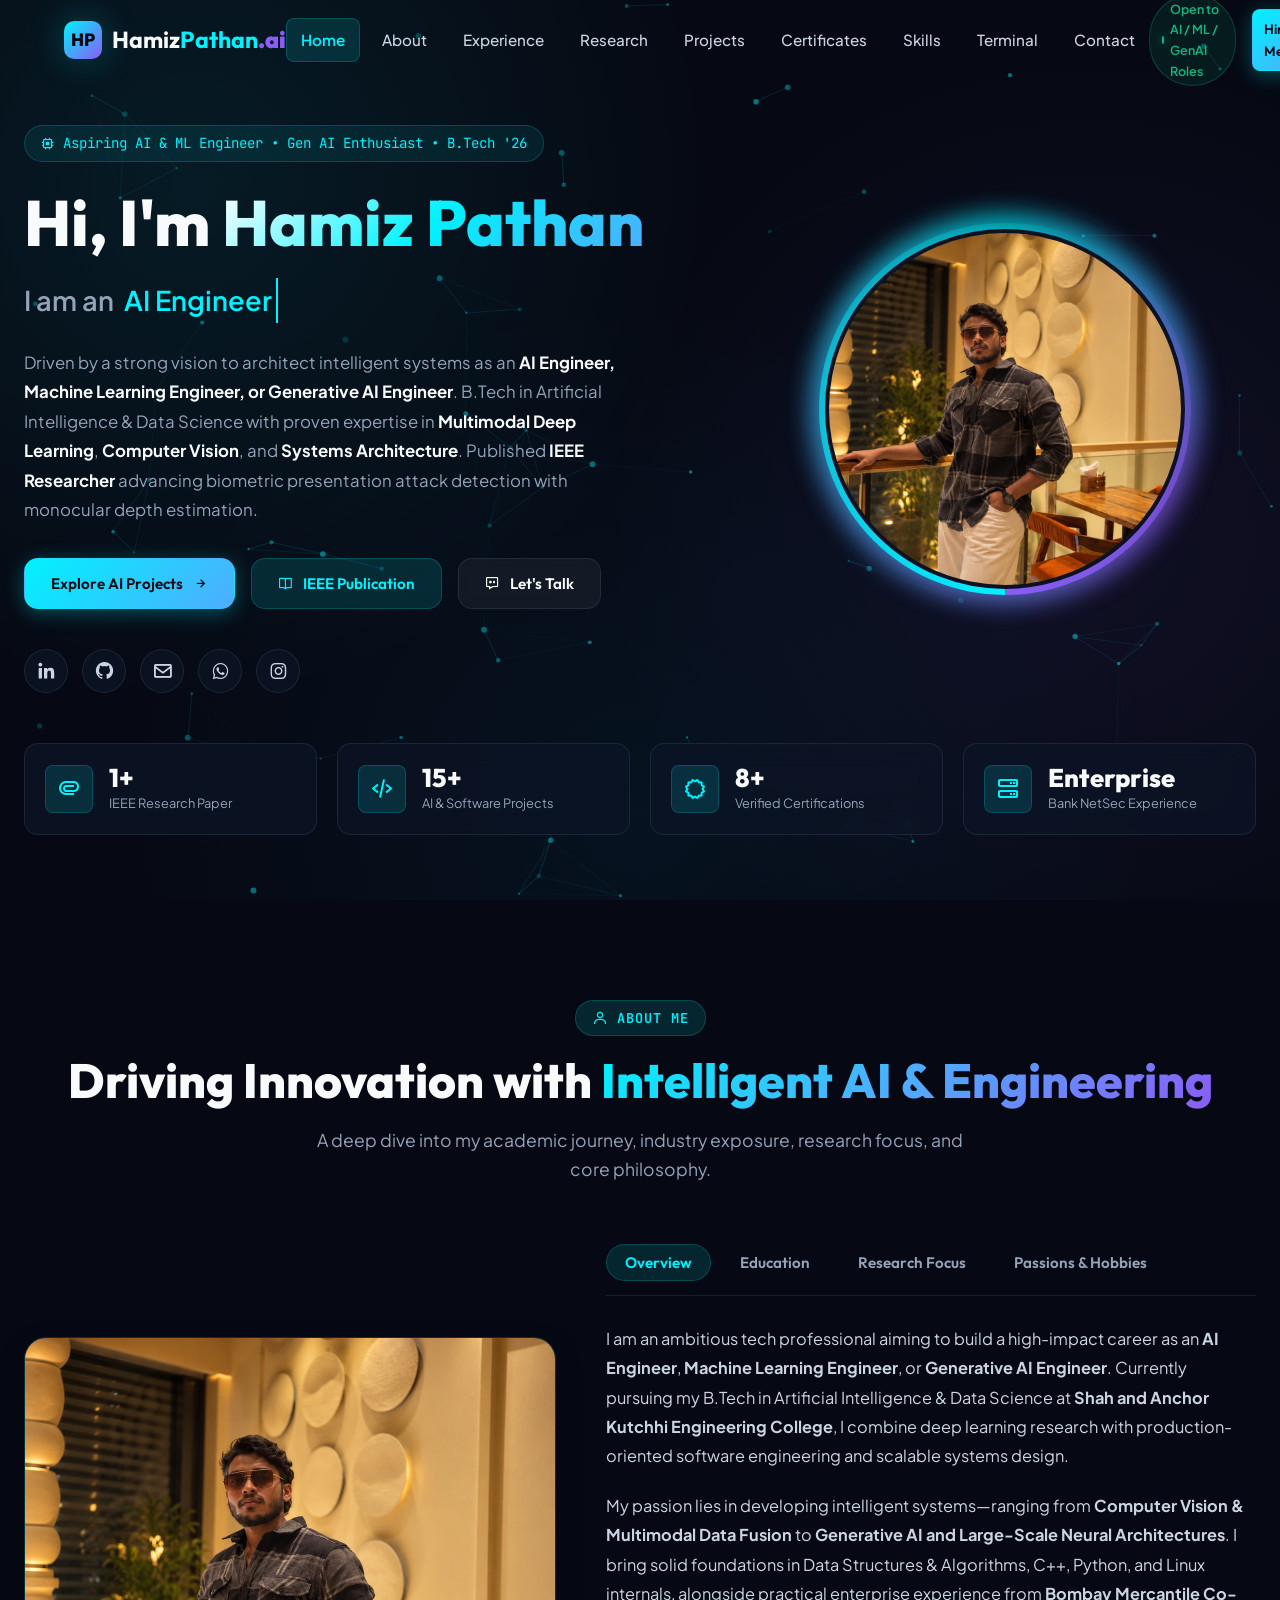
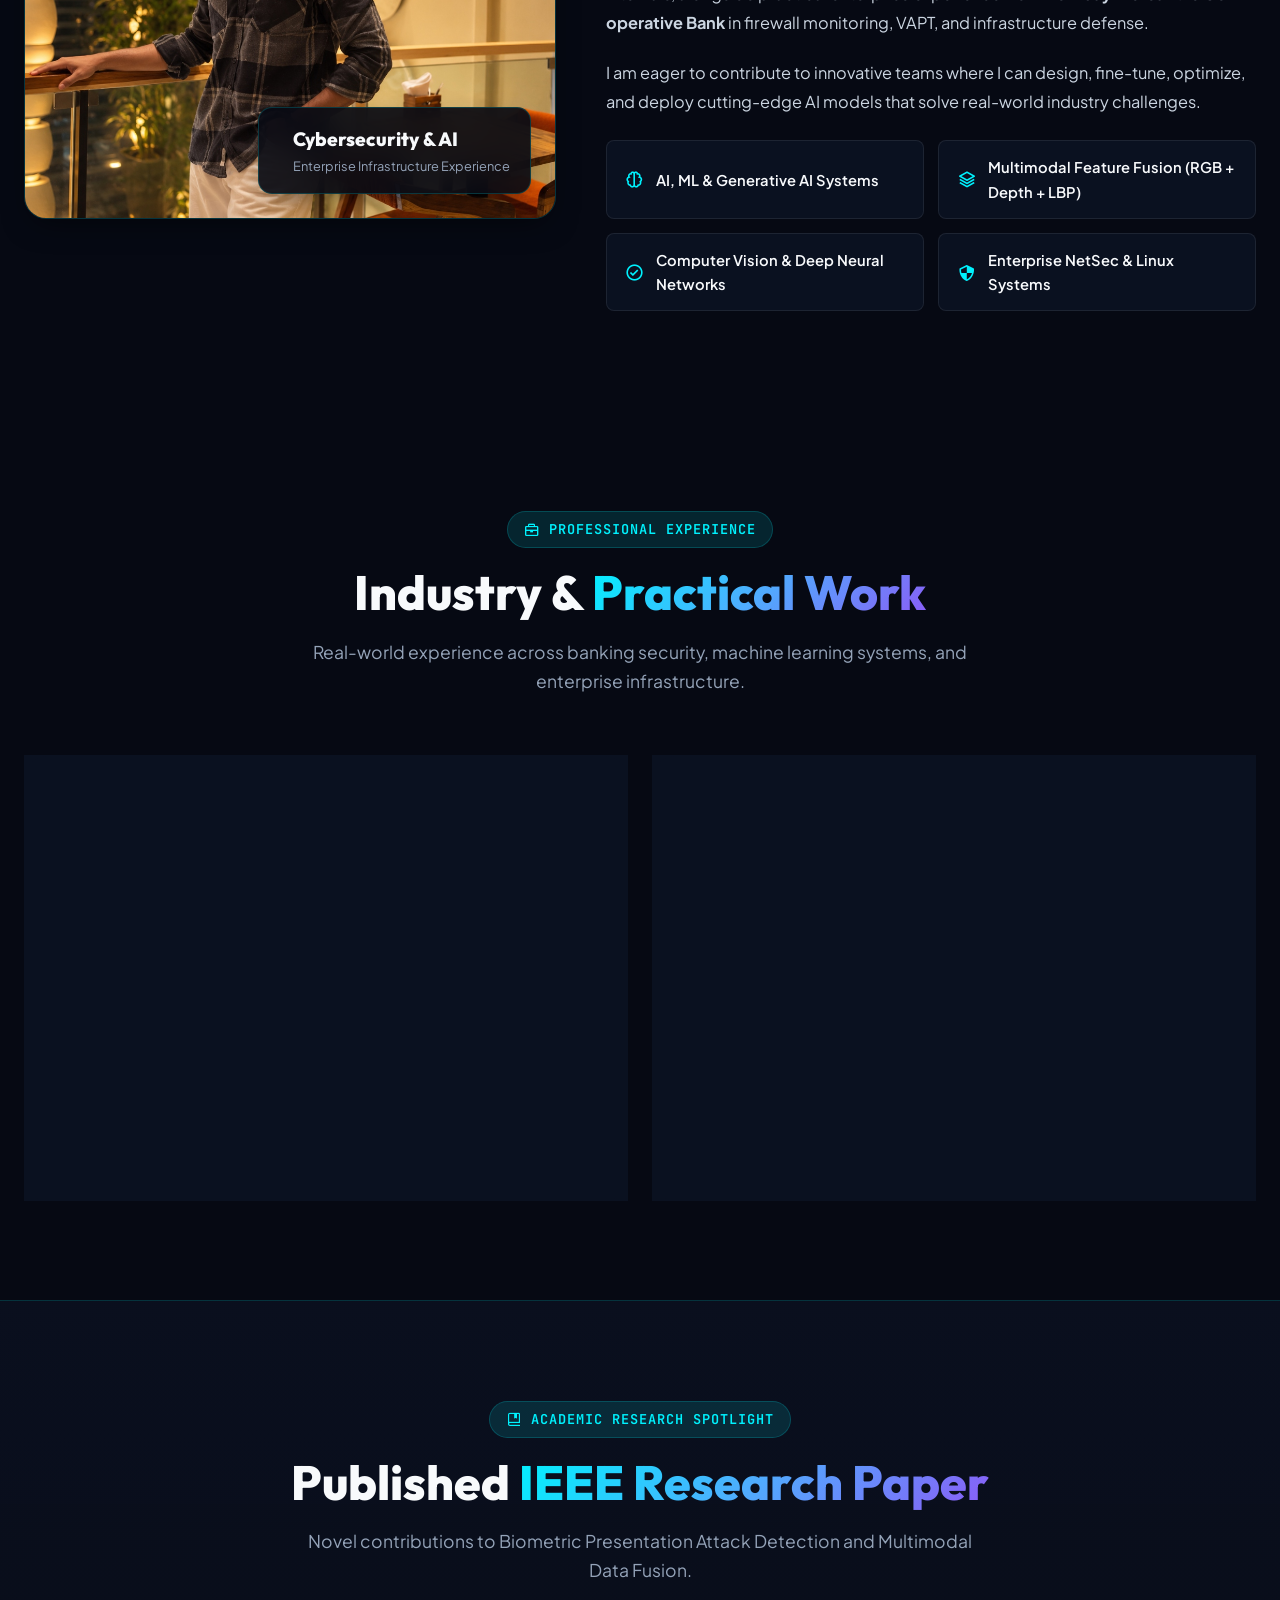
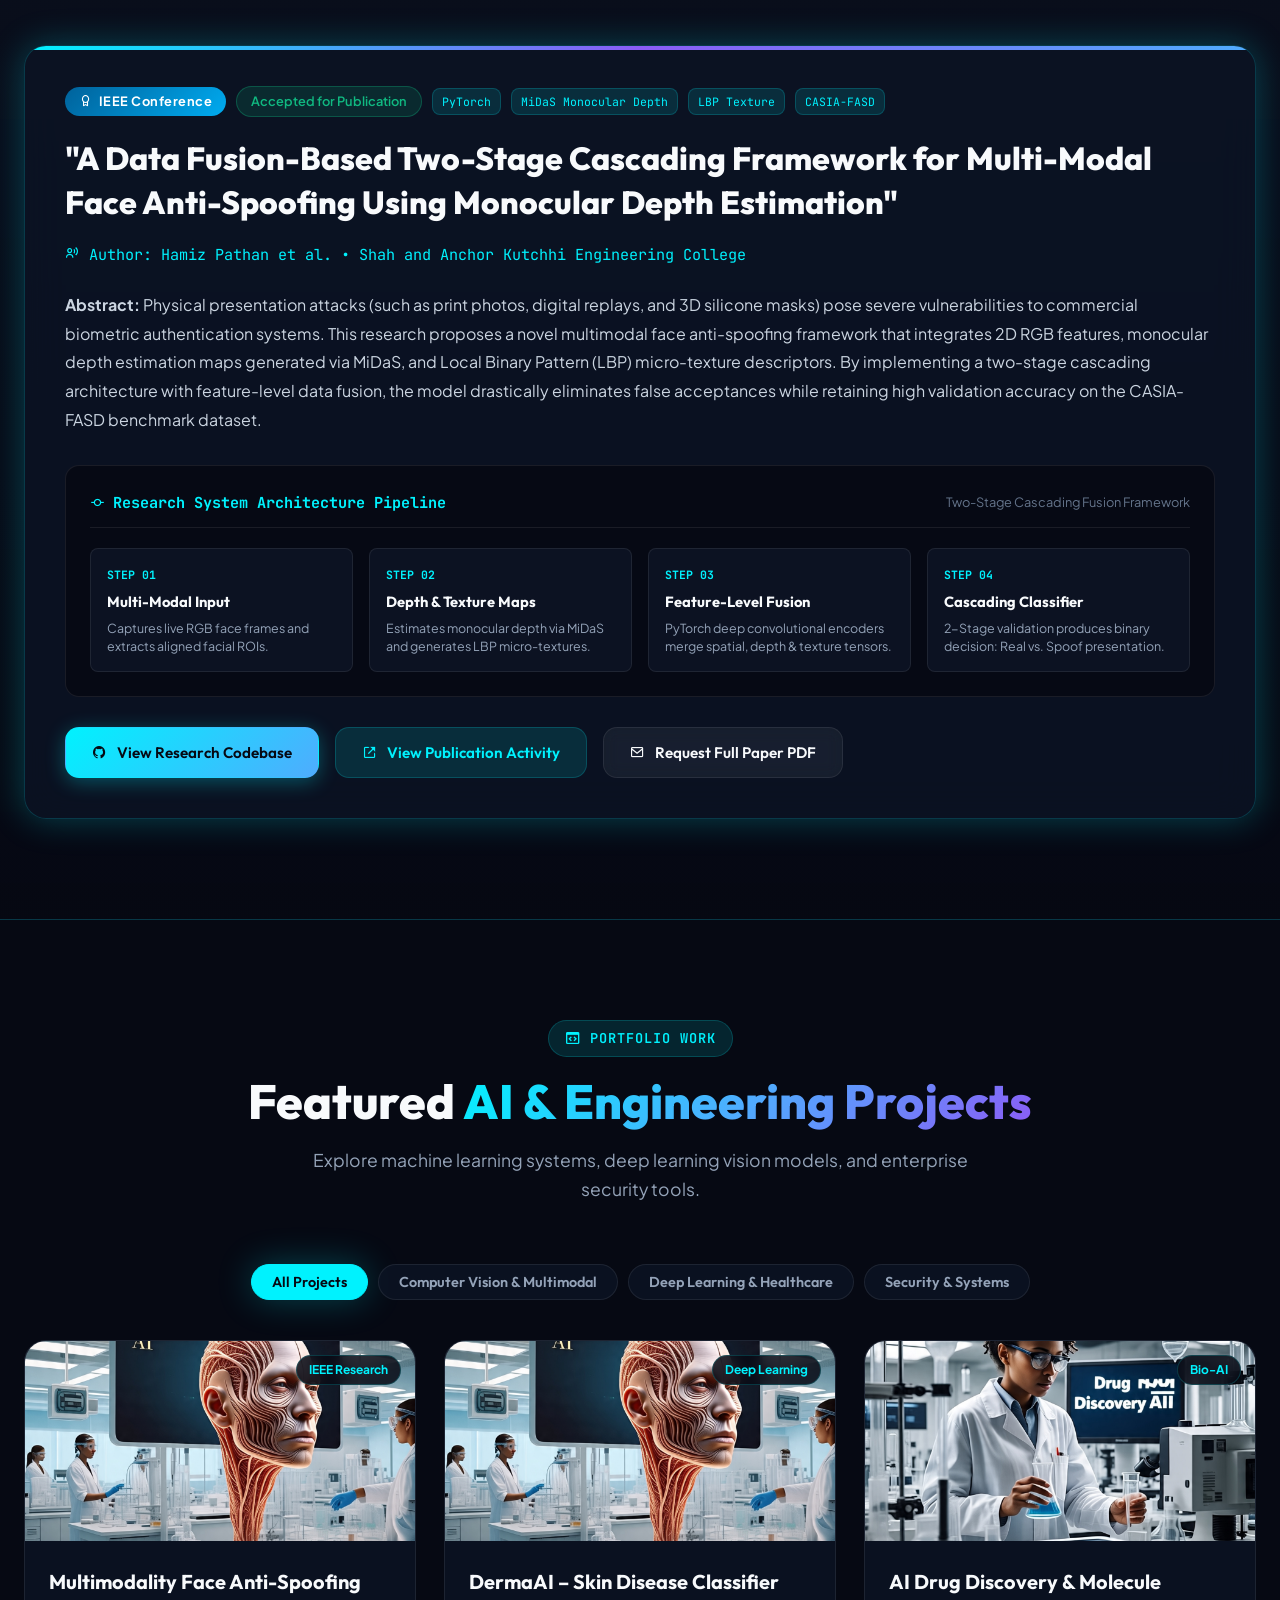
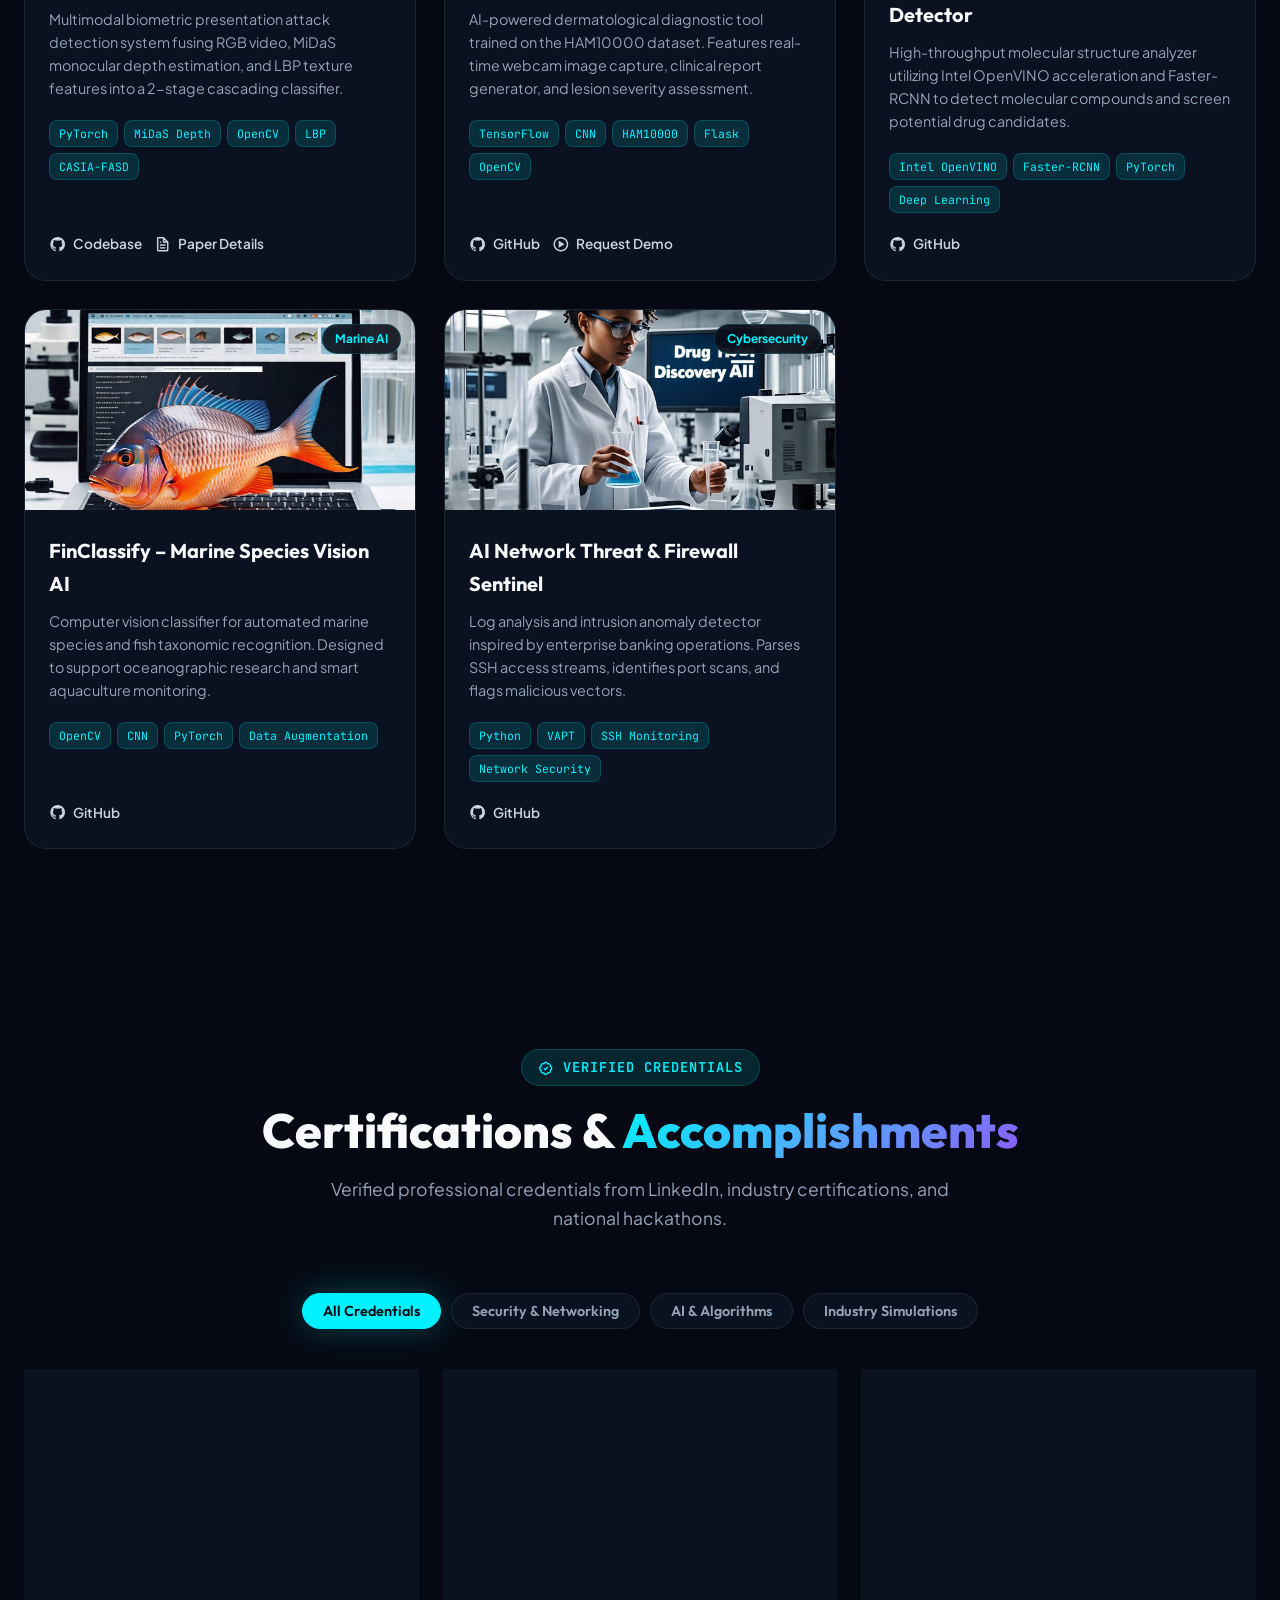
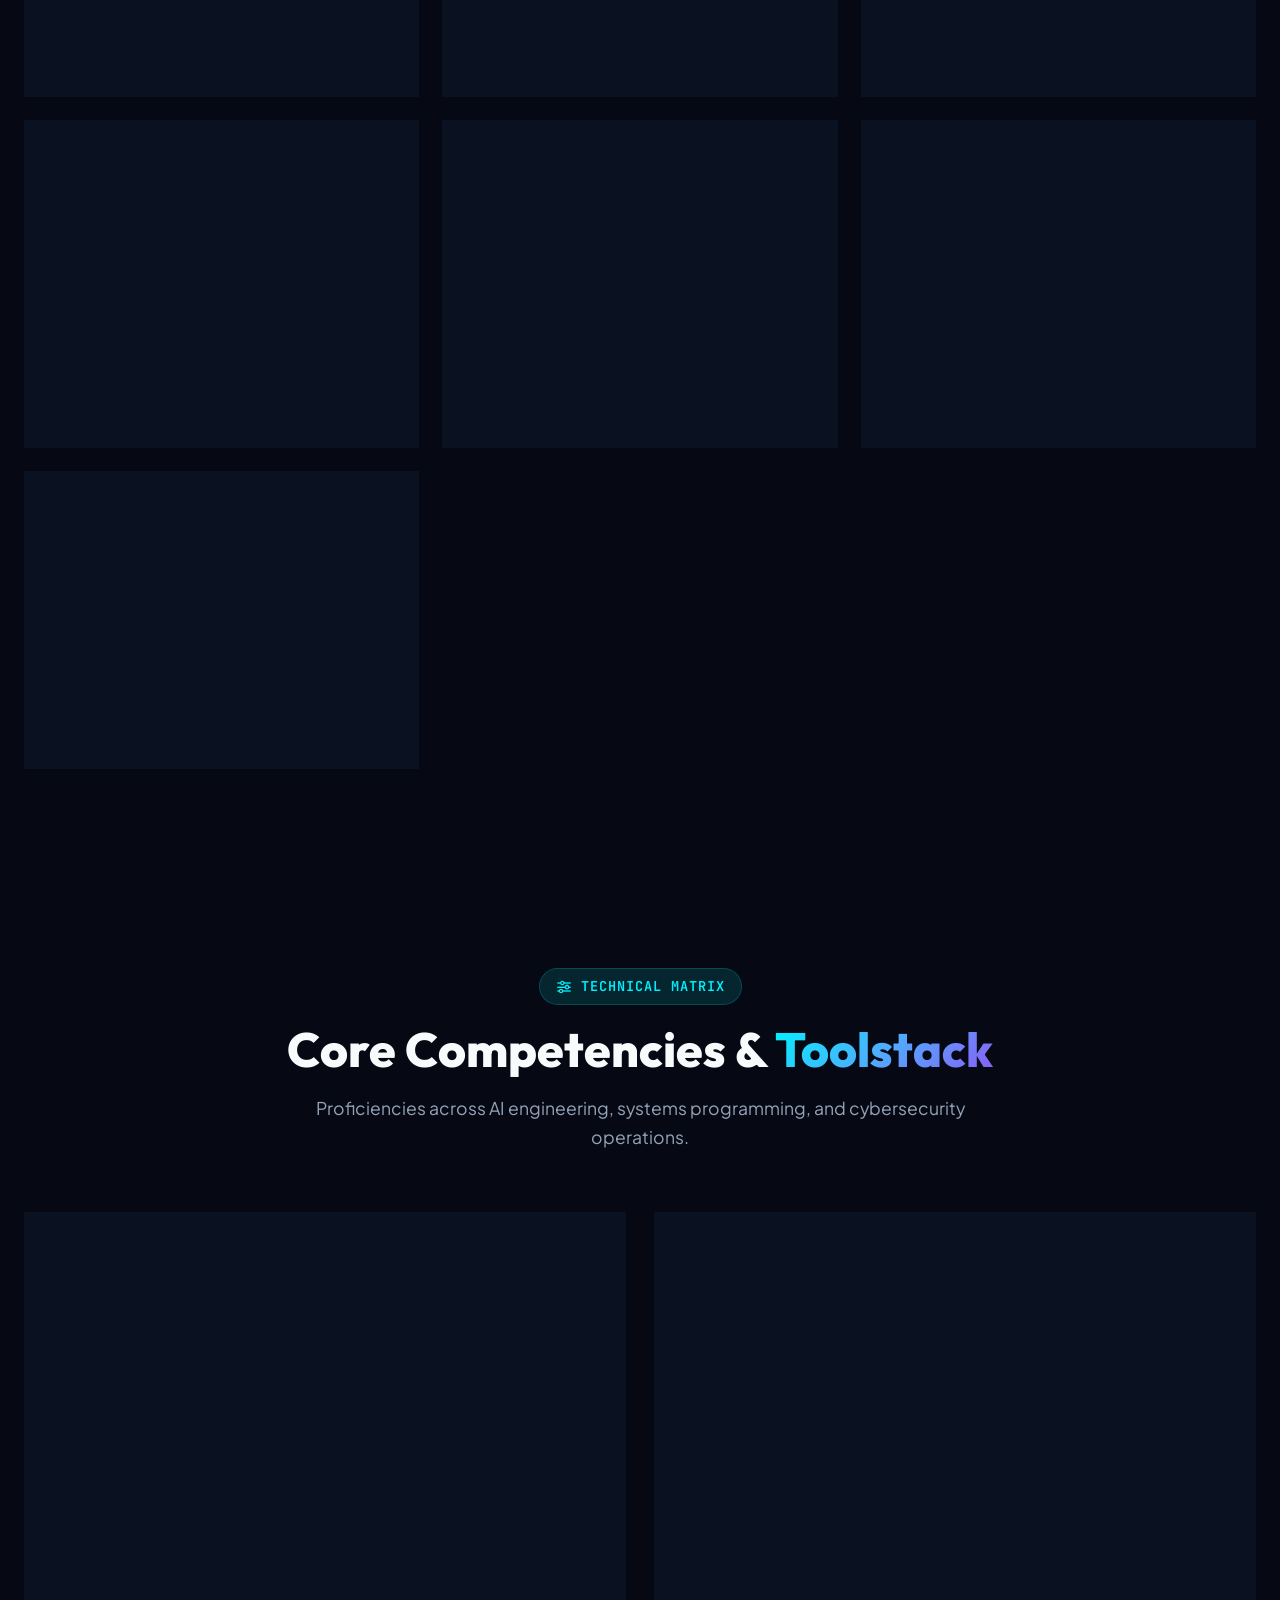
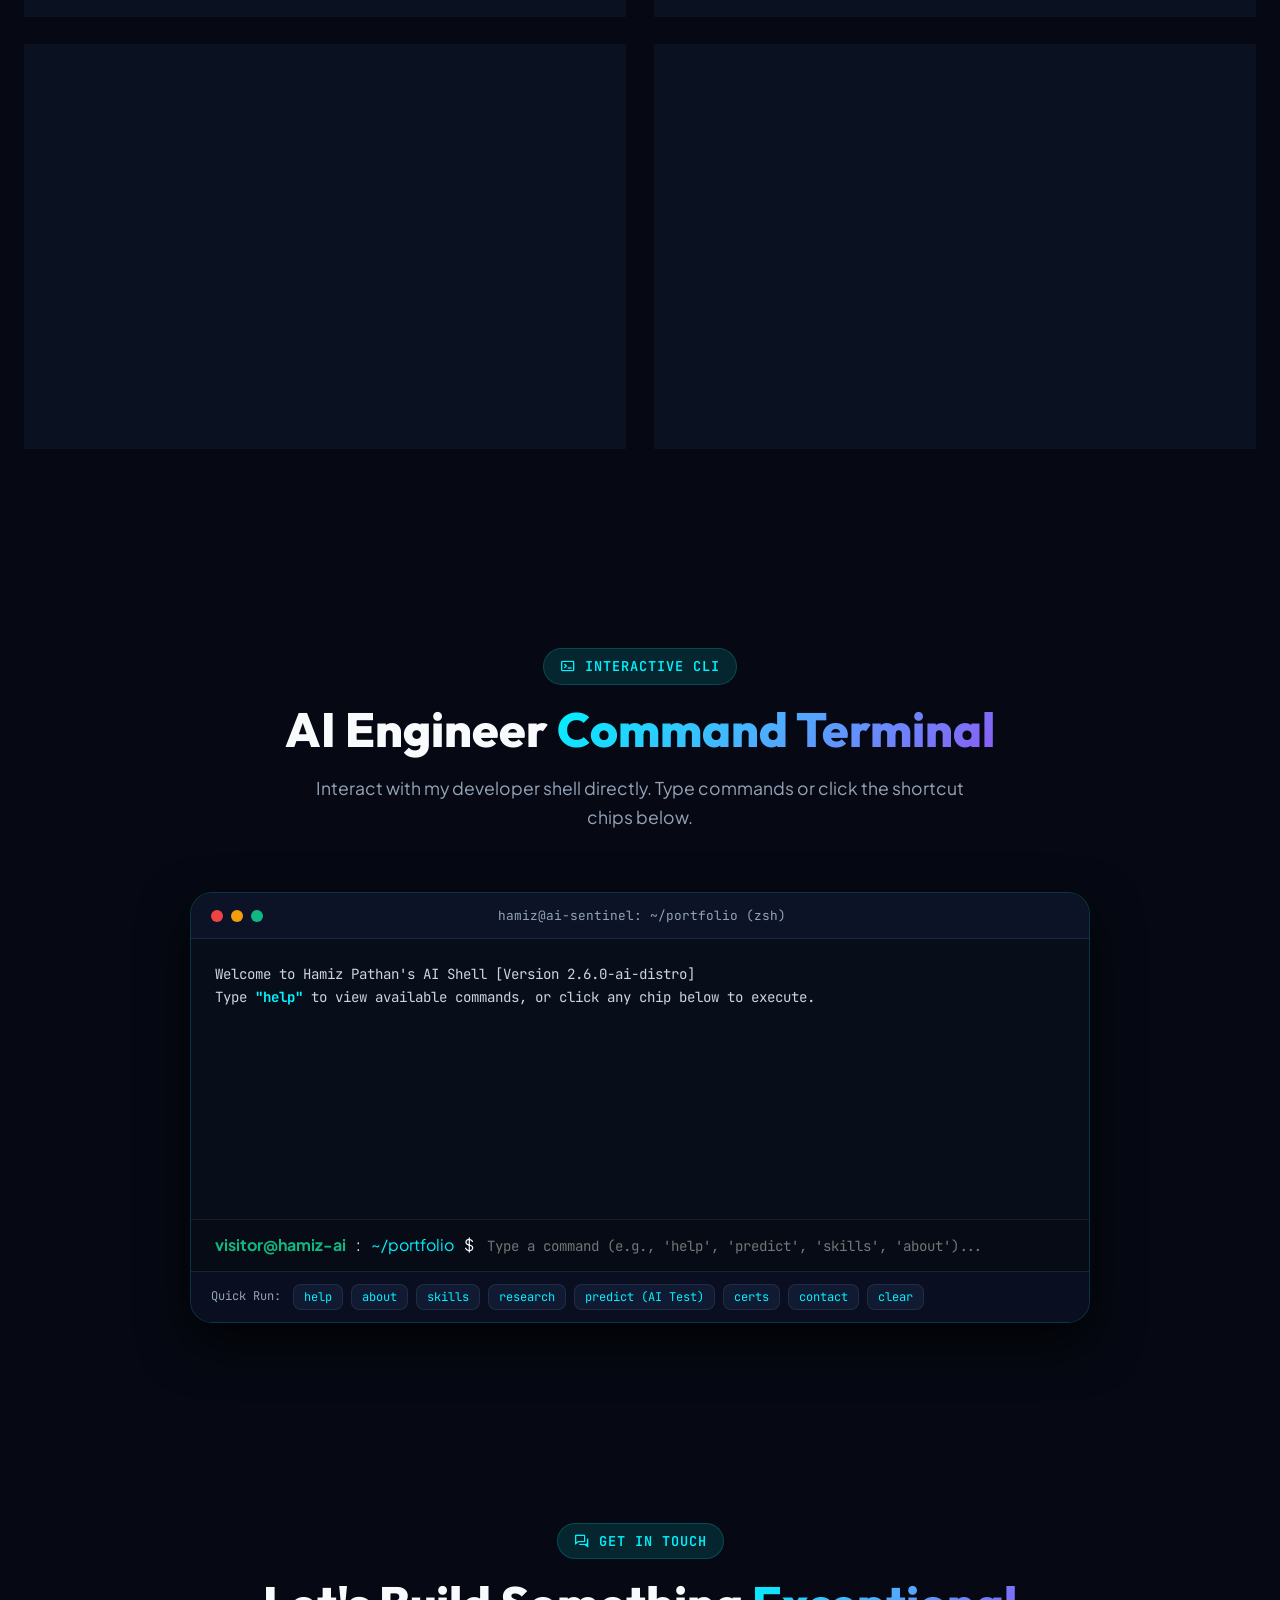
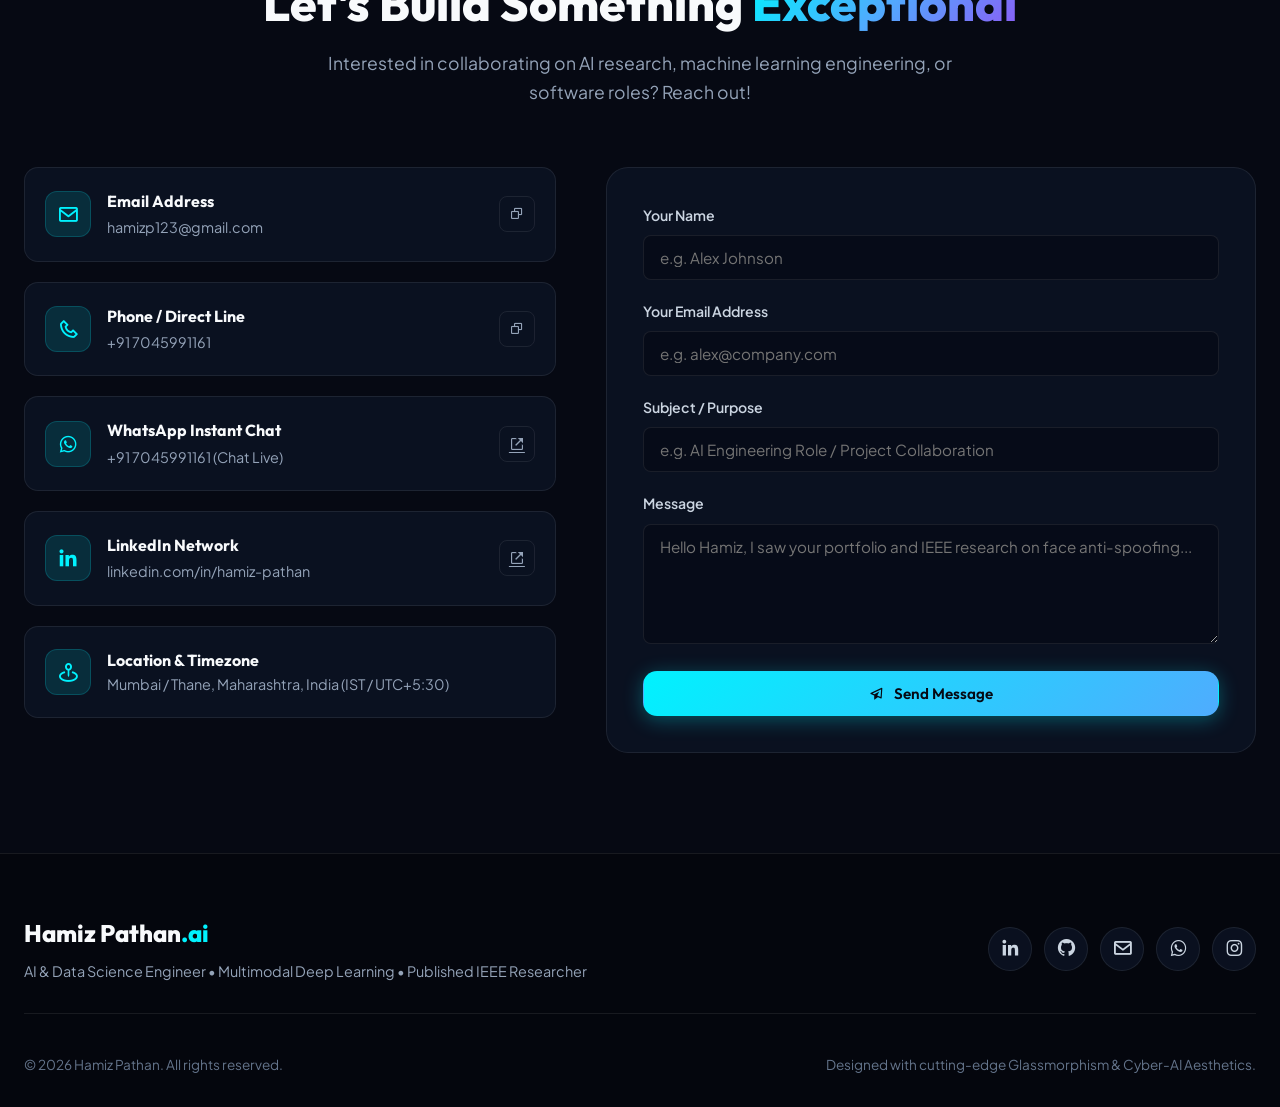
<file: New Portfolio/contact.htm>
<!DOCTYPE html>
<html lang="en">
<head>
  <meta charset="UTF-8">
  <meta http-equiv="refresh" content="0; url=index.html#contact">
  <script>window.location.href = 'index.html#contact';</script>
  <title>Contact - Hamiz Pathan</title>
</head>
<body>
  <p>Redirecting to <a href="index.html#contact">Contact - Hamiz Pathan</a>...</p>
</body>
</html>
</file>
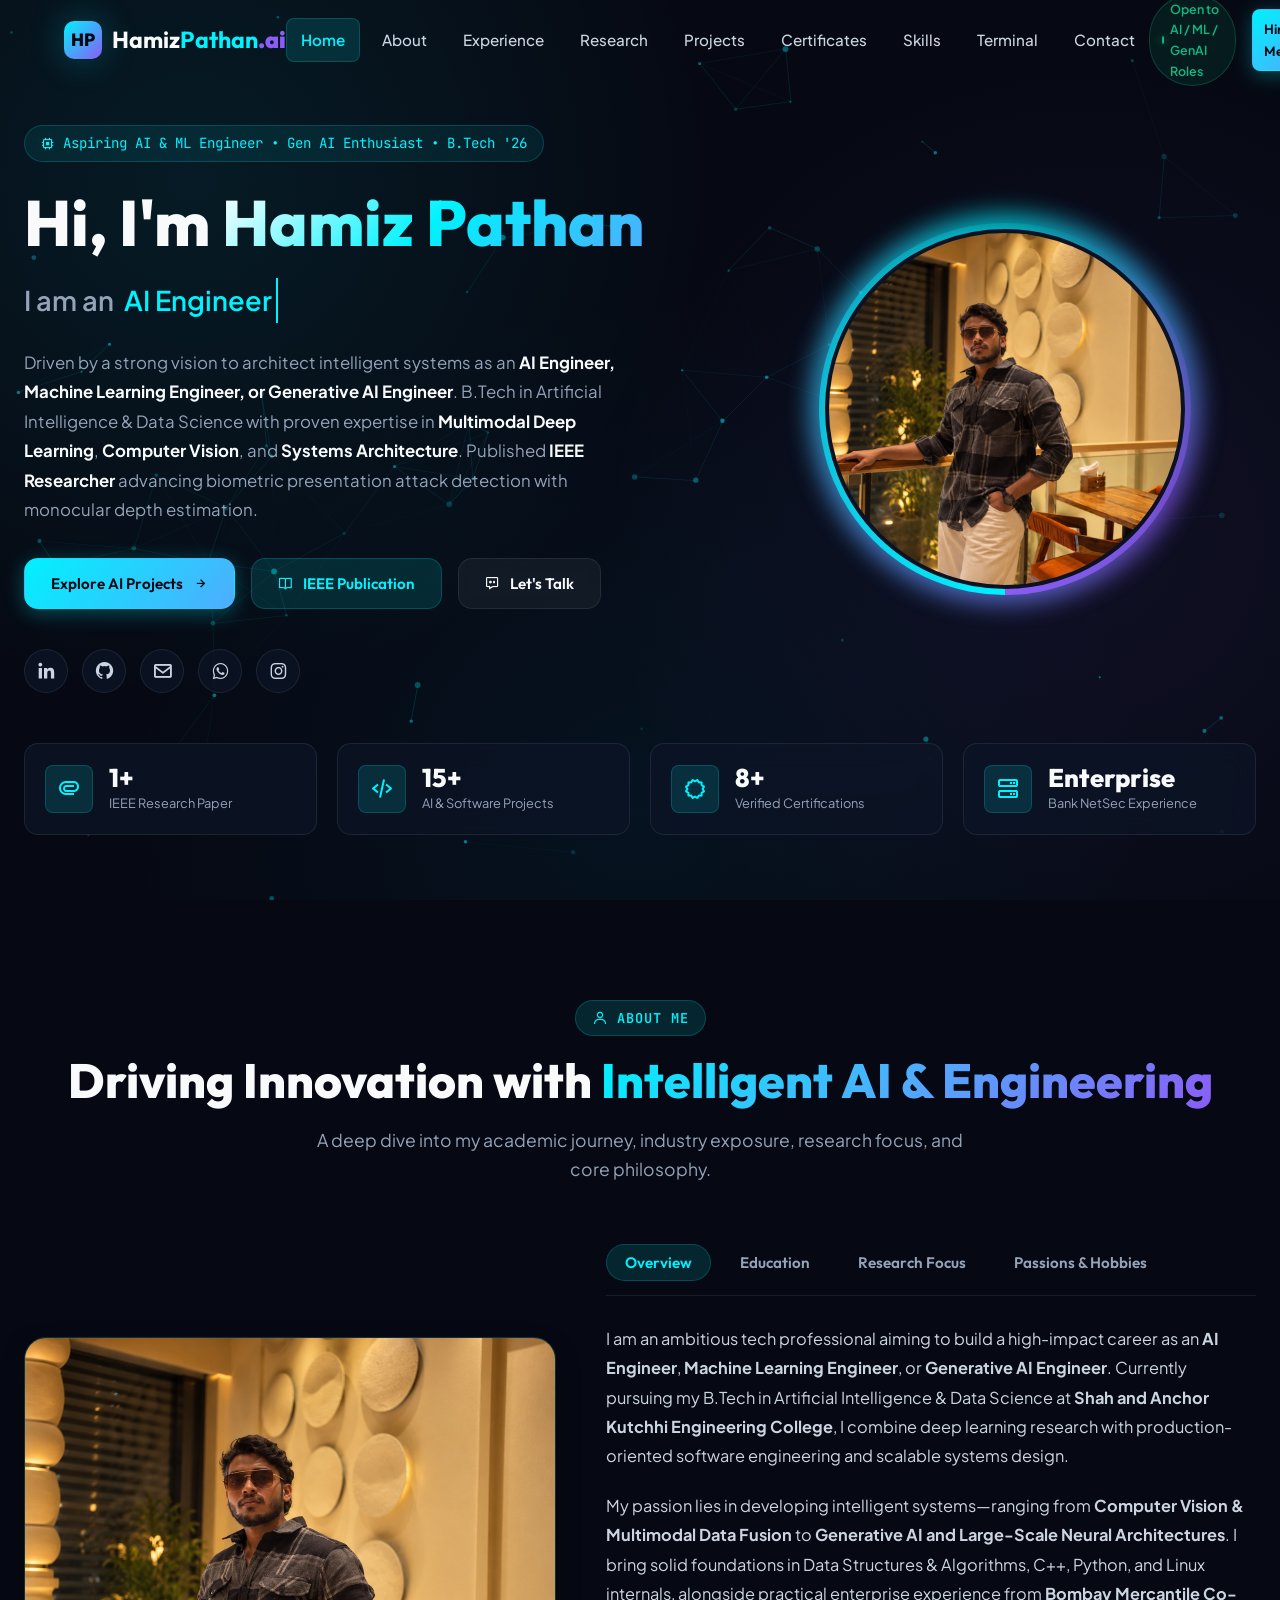
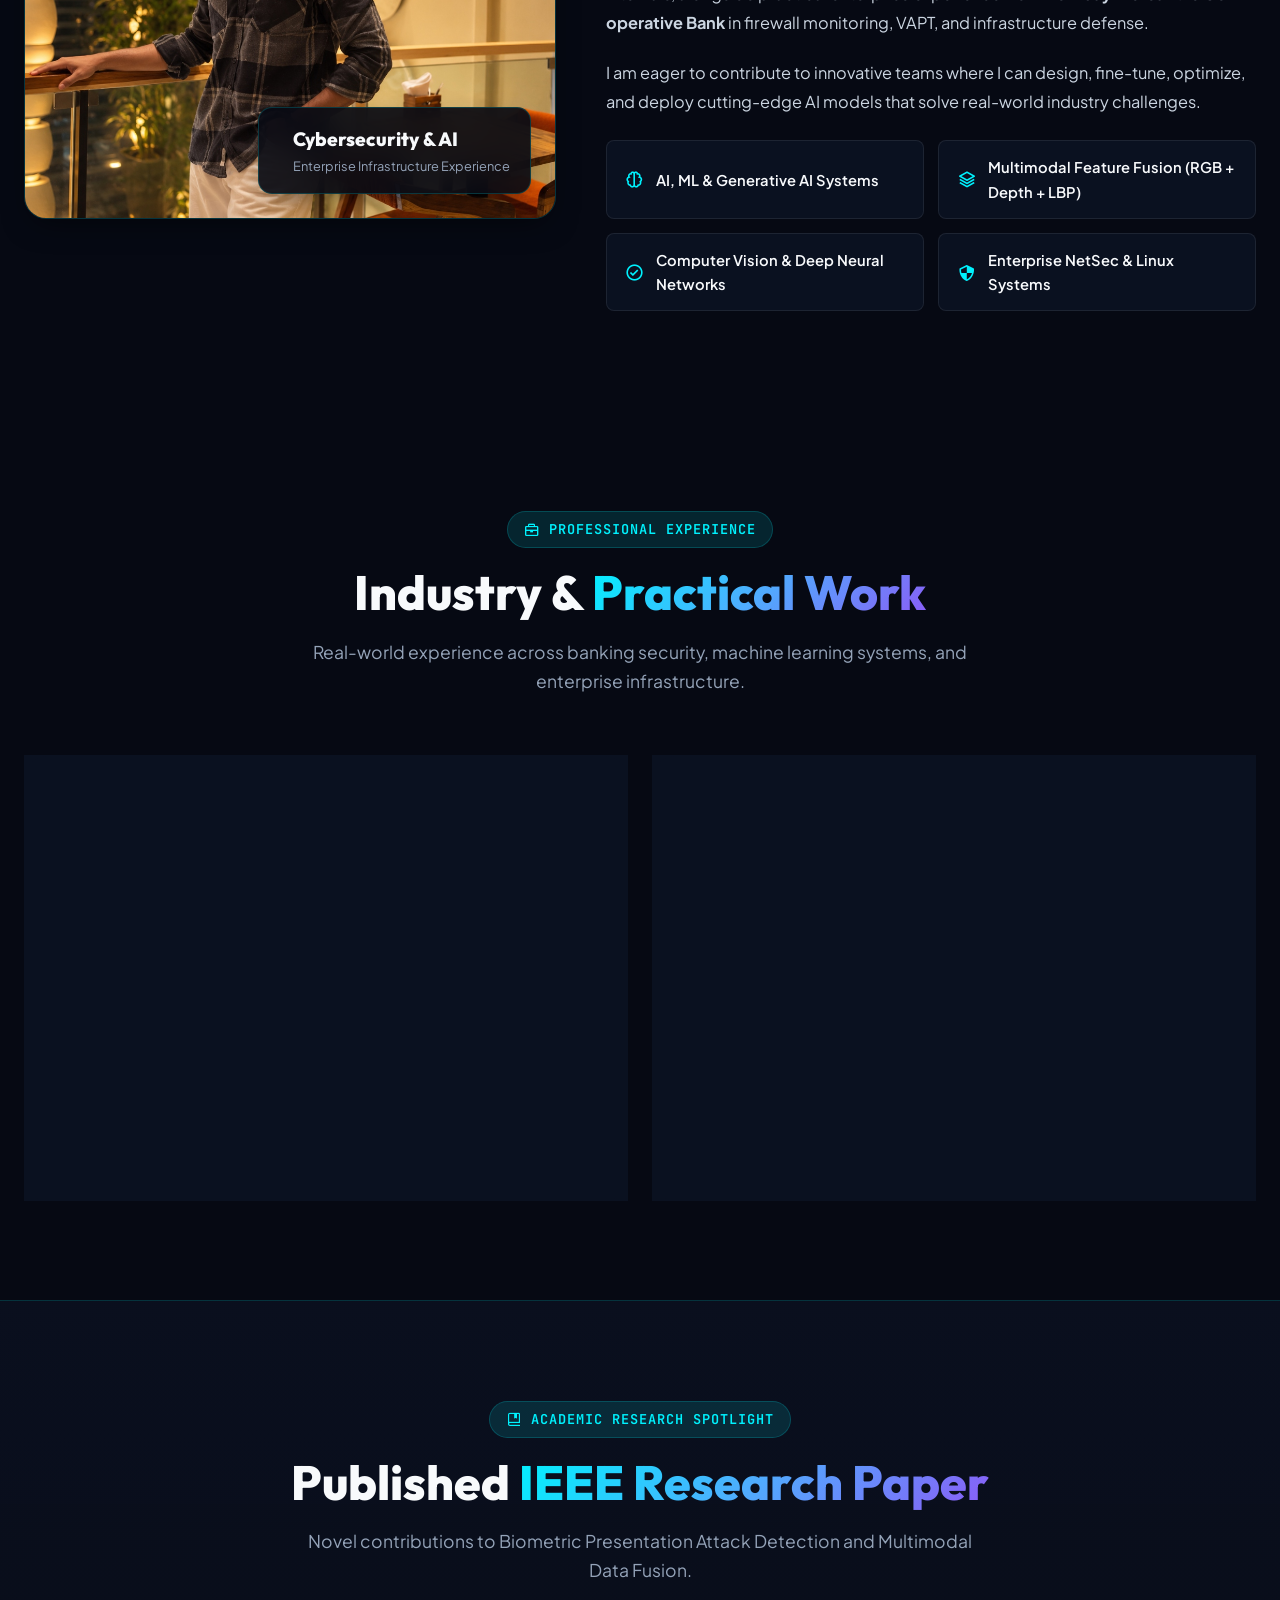
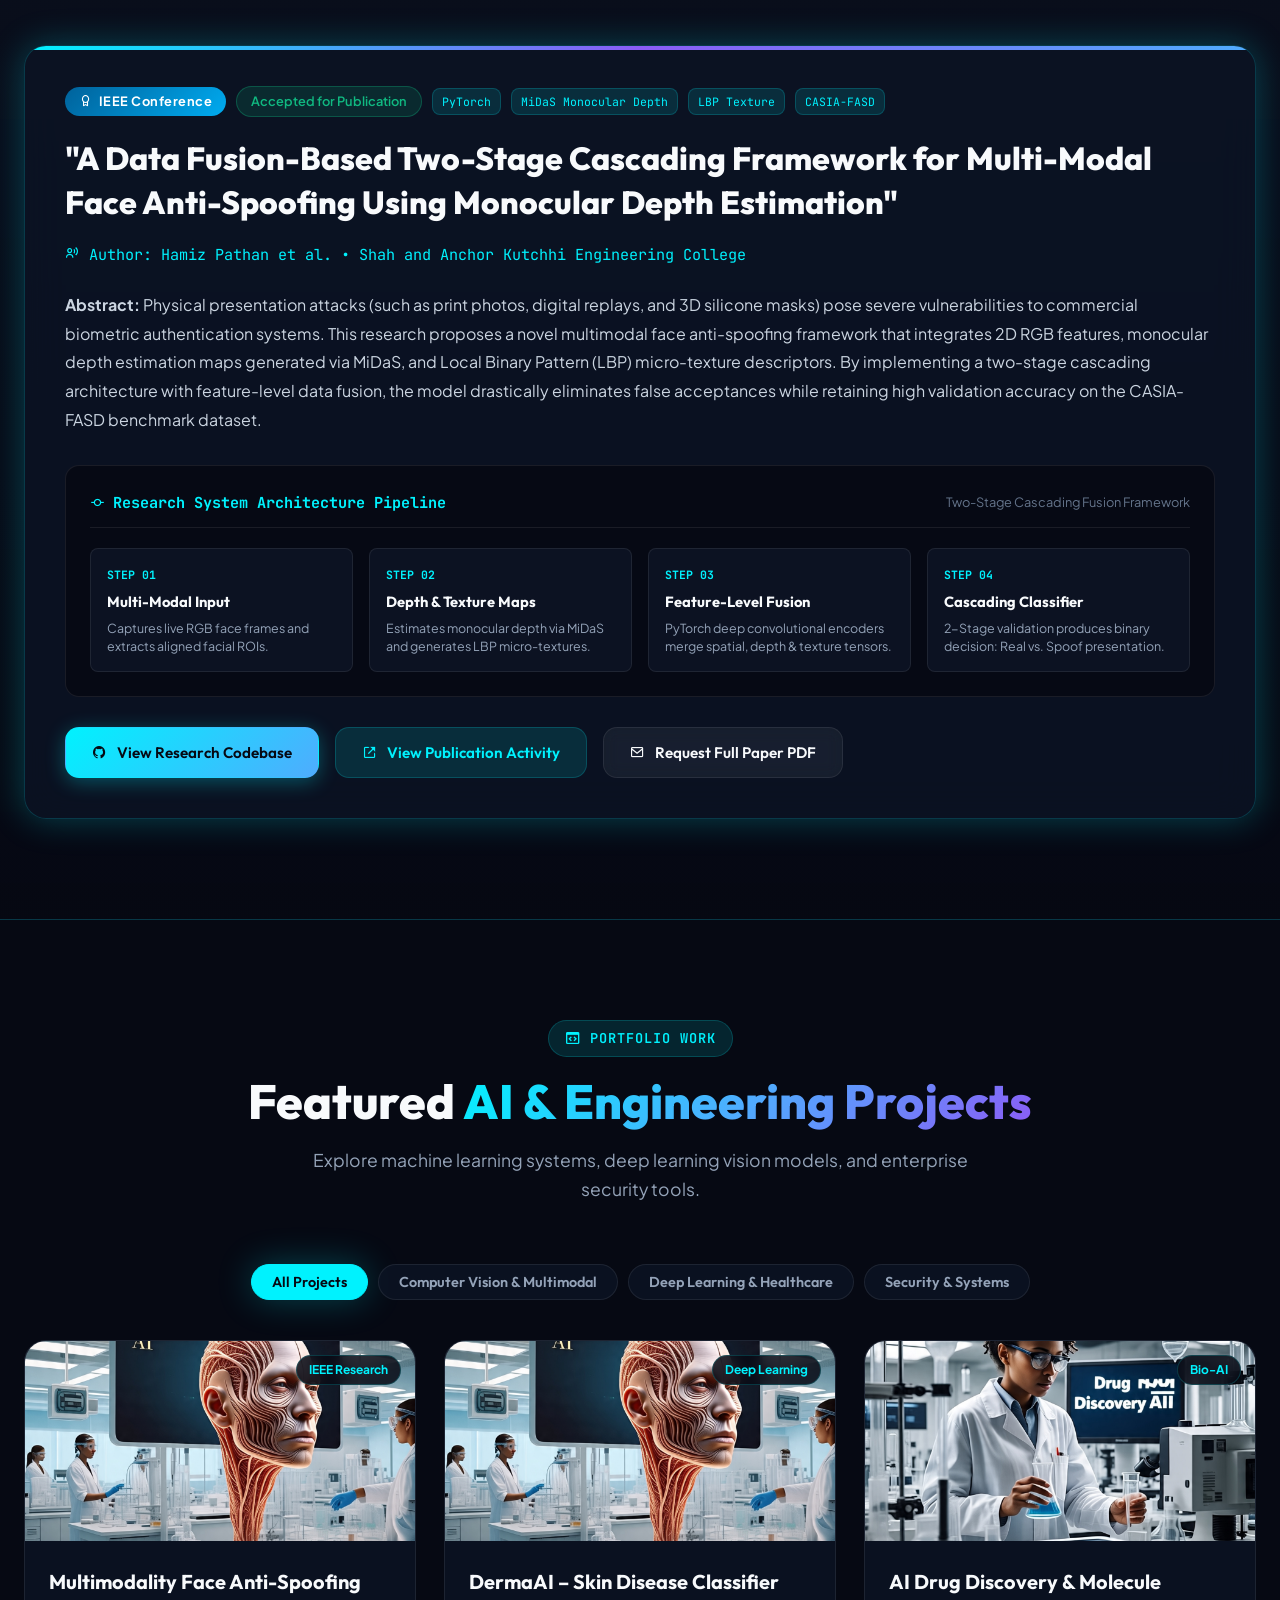
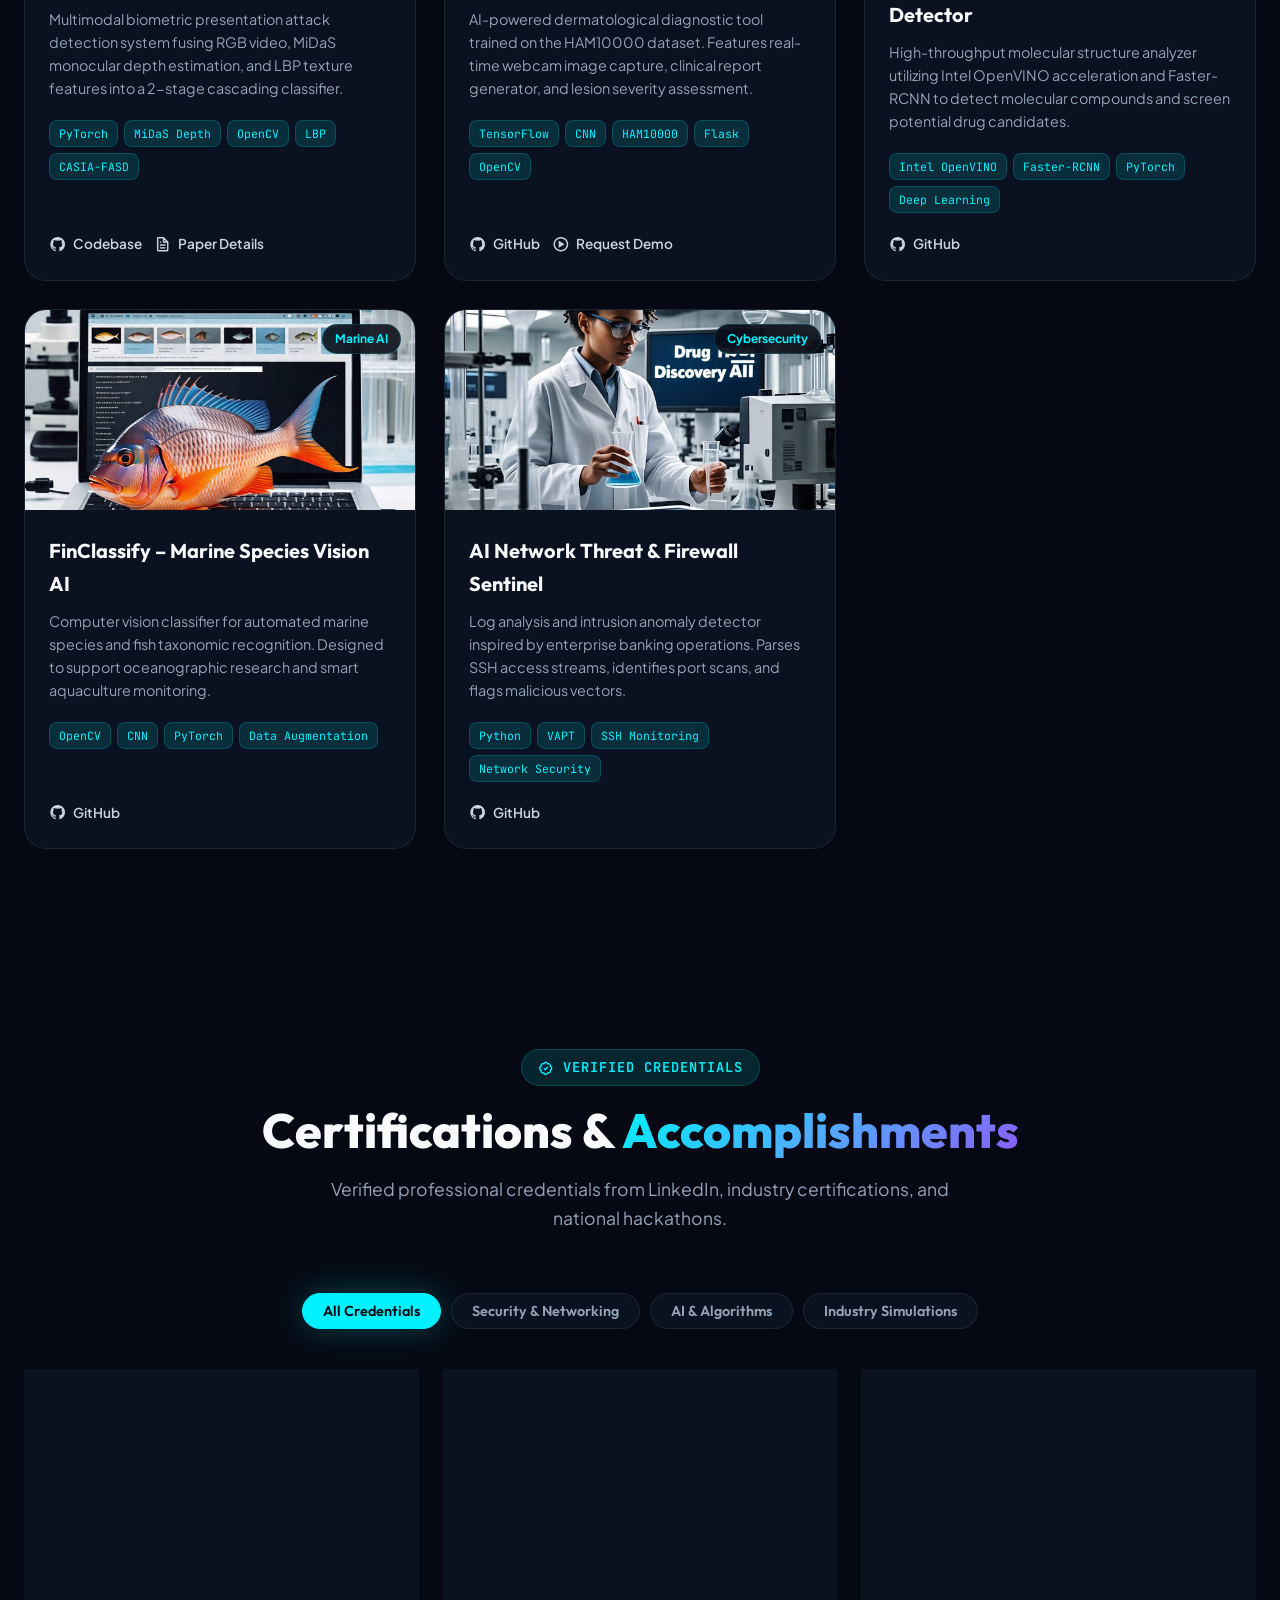
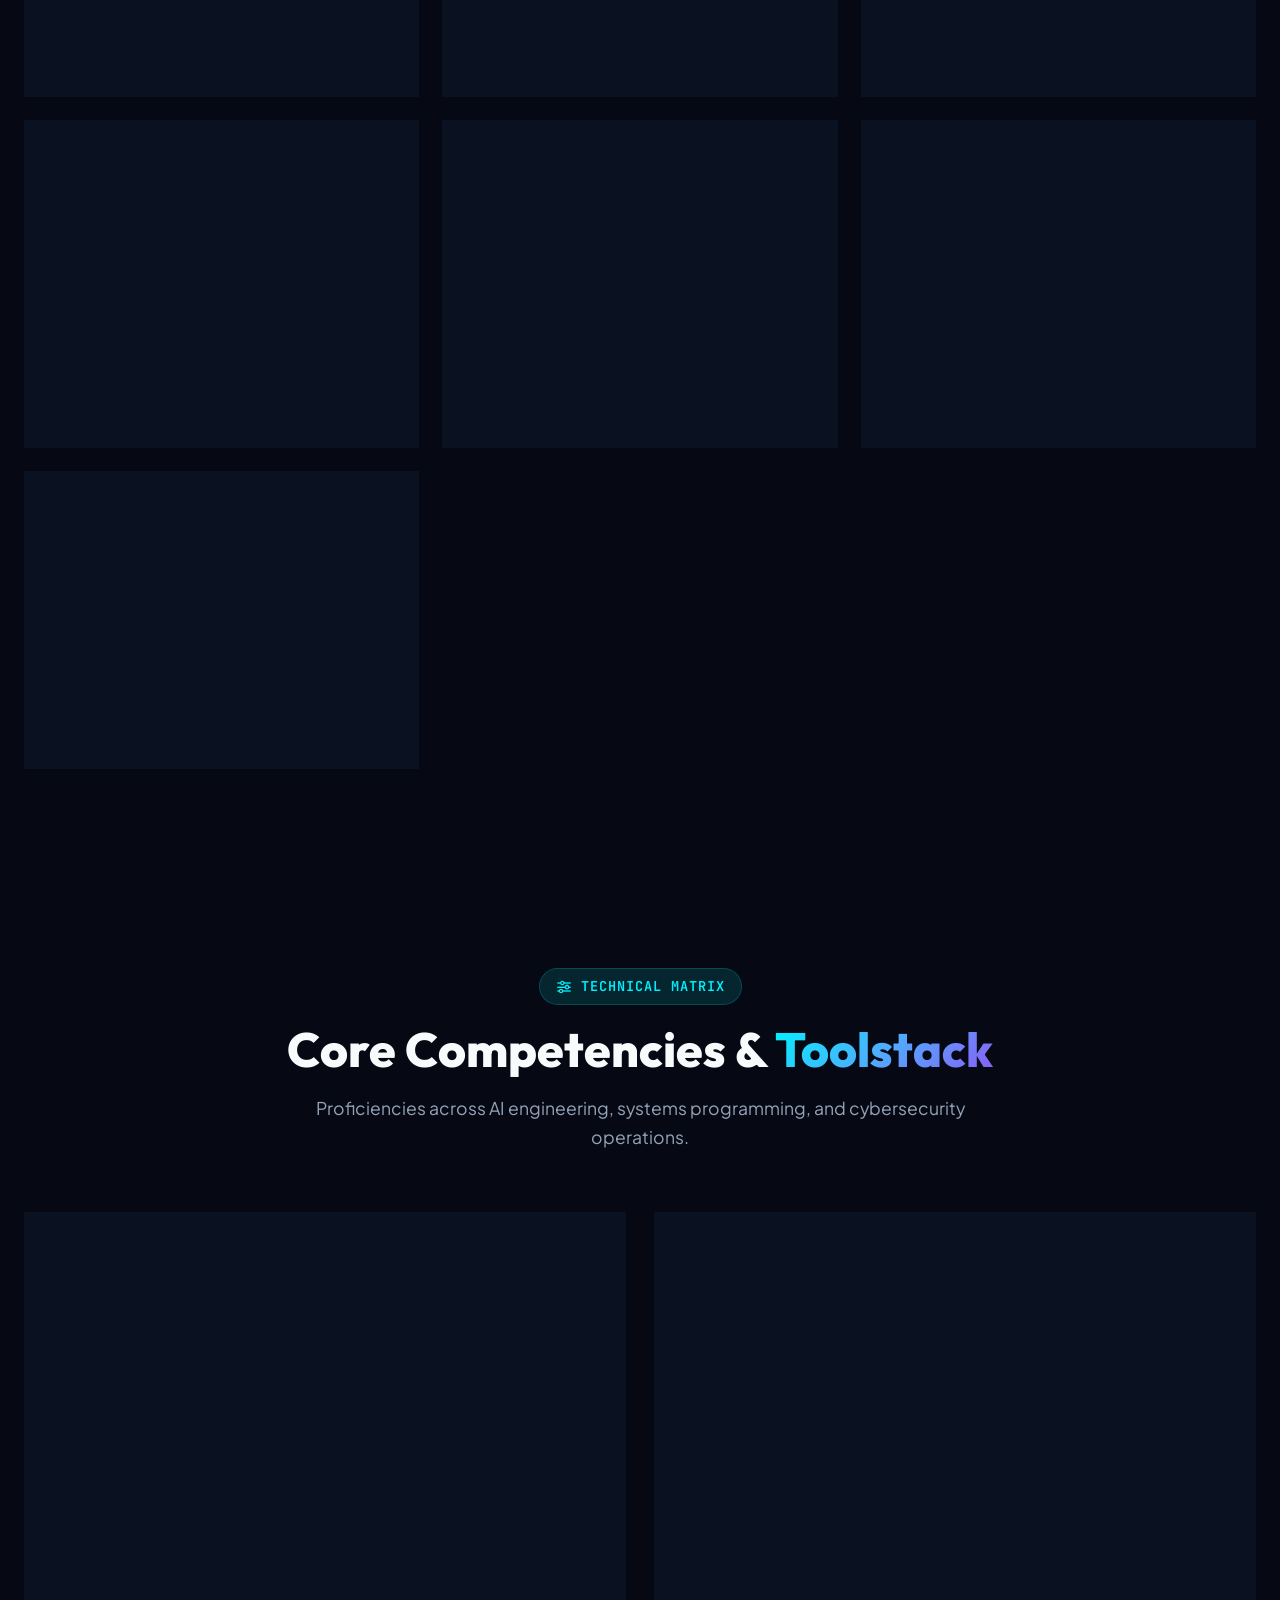
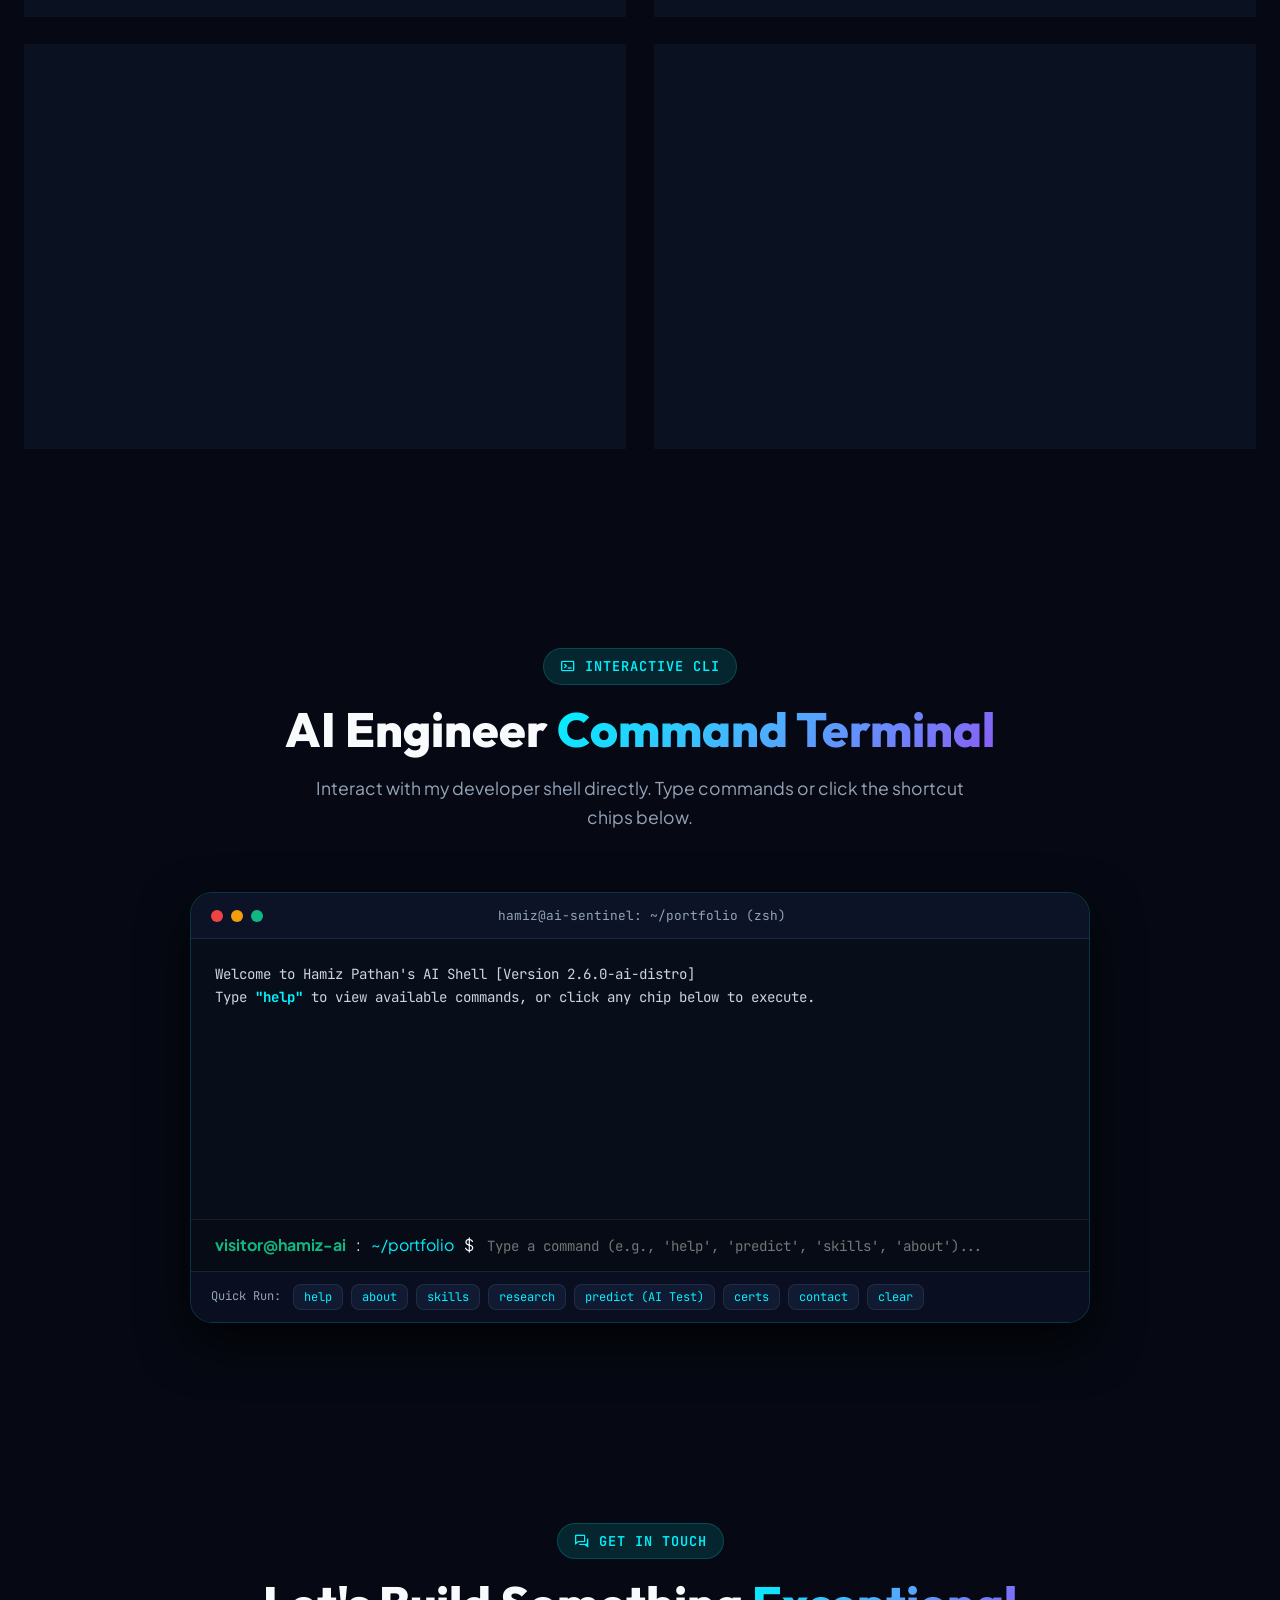
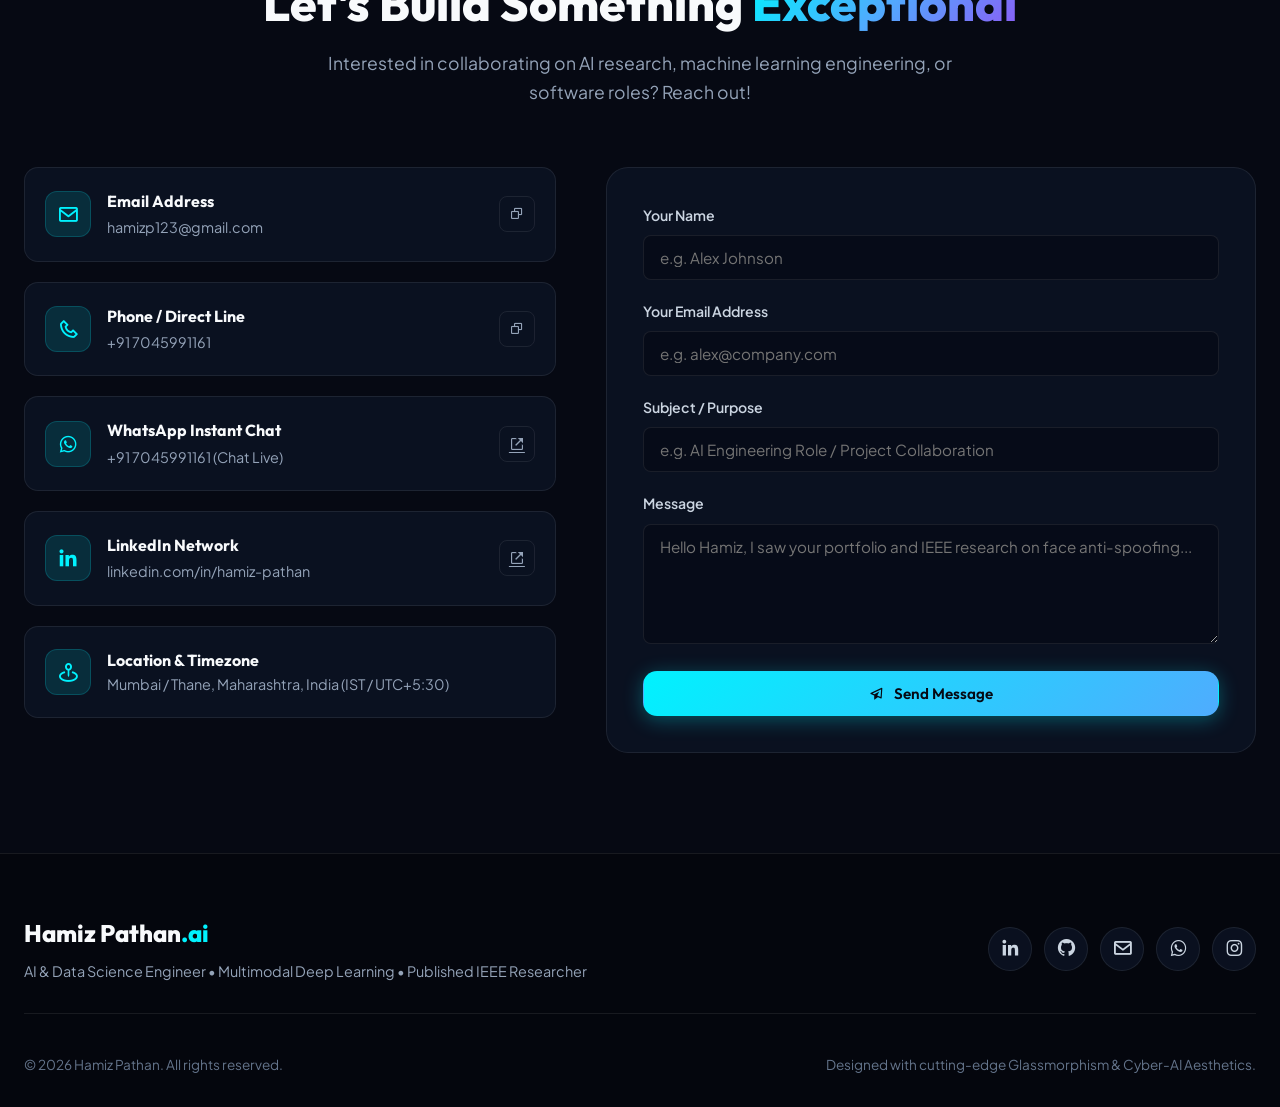
<file: New Portfolio/projects.htm>
<!DOCTYPE html>
<html lang="en">
<head>
  <meta charset="UTF-8">
  <meta http-equiv="refresh" content="0; url=index.html#projects">
  <script>window.location.href = 'index.html#projects';</script>
  <title>Projects - Hamiz Pathan</title>
</head>
<body>
  <p>Redirecting to <a href="index.html#projects">Projects - Hamiz Pathan</a>...</p>
</body>
</html>
</file>
<file: New Portfolio/assets/css/style.css>
/* ==========================================================================
   HAMIZ PATHAN - AI ENGINEER & SYSTEMS PORTFOLIO
   Modern Glassmorphism & Cyber-AI Design System
   ========================================================================== */

:root {
  /* Color Palette */
  --bg-primary: #060913;
  --bg-secondary: #0c1222;
  --bg-tertiary: #111a33;
  --bg-card: rgba(13, 20, 38, 0.75);
  --bg-card-hover: rgba(18, 28, 54, 0.9);
  --bg-glass: rgba(15, 23, 42, 0.65);
  
  /* Accent Colors */
  --cyan-primary: #00f2fe;
  --cyan-glow: rgba(0, 242, 254, 0.4);
  --cyan-dim: rgba(0, 242, 254, 0.12);
  --blue-primary: #4facfe;
  --blue-accent: #00abf0;
  --purple-accent: #8b5cf6;
  --purple-glow: rgba(139, 92, 246, 0.35);
  --emerald-accent: #10b981;
  --amber-accent: #f59e0b;
  --rose-accent: #f43f5e;
  
  /* Text Colors */
  --text-primary: #f8fafc;
  --text-secondary: #cbd5e1;
  --text-muted: #94a3b8;
  --text-dim: #64748b;
  
  /* Borders & Shadows */
  --border-glass: rgba(0, 242, 254, 0.18);
  --border-glass-subtle: rgba(255, 255, 255, 0.08);
  --border-active: #00f2fe;
  --shadow-glow: 0 0 35px rgba(0, 242, 254, 0.25);
  --shadow-glow-purple: 0 0 35px rgba(139, 92, 246, 0.25);
  --shadow-card: 0 10px 30px -10px rgba(0, 0, 0, 0.6);
  --shadow-card-hover: 0 20px 40px -15px rgba(0, 242, 254, 0.3);
  
  /* Typography */
  --font-main: 'Plus Jakarta Sans', -apple-system, BlinkMacSystemFont, 'Segoe UI', Roboto, sans-serif;
  --font-heading: 'Outfit', 'Plus Jakarta Sans', sans-serif;
  --font-mono: 'JetBrains Mono', 'Fira Code', monospace;
  
  /* Layout & Transitions */
  --nav-height: 80px;
  --max-width: 1280px;
  --transition-fast: 0.2s ease;
  --transition-normal: 0.3s cubic-bezier(0.4, 0, 0.2, 1);
  --transition-slow: 0.5s cubic-bezier(0.16, 1, 0.3, 1);
  --radius-sm: 8px;
  --radius-md: 14px;
  --radius-lg: 22px;
  --radius-full: 9999px;
}

/* Base Reset */
*, *::before, *::after {
  margin: 0;
  padding: 0;
  box-sizing: border-box;
}

html {
  scroll-behavior: smooth;
  font-size: 16px;
  color-scheme: dark;
}

body {
  background-color: var(--bg-primary);
  color: var(--text-primary);
  font-family: var(--font-main);
  line-height: 1.65;
  overflow-x: hidden;
  position: relative;
  background-image: 
    radial-gradient(circle at 15% 20%, rgba(0, 242, 254, 0.08) 0%, transparent 40%),
    radial-gradient(circle at 85% 60%, rgba(139, 92, 246, 0.08) 0%, transparent 40%),
    radial-gradient(circle at 50% 90%, rgba(0, 171, 240, 0.06) 0%, transparent 50%);
  background-attachment: fixed;
}

::selection {
  background: var(--cyan-primary);
  color: var(--bg-primary);
}

/* Custom Scrollbar */
::-webkit-scrollbar {
  width: 8px;
}
::-webkit-scrollbar-track {
  background: var(--bg-primary);
}
::-webkit-scrollbar-thumb {
  background: var(--bg-tertiary);
  border-radius: var(--radius-full);
  border: 1px solid var(--border-glass);
}
::-webkit-scrollbar-thumb:hover {
  background: var(--cyan-primary);
}

/* Interactive Background Canvas */
#neural-canvas {
  position: fixed;
  top: 0;
  left: 0;
  width: 100vw;
  height: 100vh;
  z-index: -1;
  pointer-events: none;
  opacity: 0.7;
}

/* Container */
.container {
  width: 100%;
  max-width: var(--max-width);
  margin: 0 auto;
  padding: 0 24px;
}

/* Section Shared Styles */
section {
  padding: 100px 0;
  position: relative;
}

.section-header {
  text-align: center;
  margin-bottom: 60px;
}

.section-badge {
  display: inline-flex;
  align-items: center;
  gap: 8px;
  padding: 6px 16px;
  background: var(--cyan-dim);
  border: 1px solid var(--border-glass);
  border-radius: var(--radius-full);
  color: var(--cyan-primary);
  font-family: var(--font-mono);
  font-size: 0.85rem;
  font-weight: 600;
  letter-spacing: 1px;
  text-transform: uppercase;
  margin-bottom: 16px;
}

.section-badge i {
  font-size: 1rem;
}

.section-title {
  font-family: var(--font-heading);
  font-size: clamp(2rem, 4vw, 3rem);
  font-weight: 800;
  color: var(--text-primary);
  line-height: 1.2;
  margin-bottom: 16px;
}

.section-title .gradient-text {
  background: linear-gradient(135deg, var(--cyan-primary) 0%, var(--blue-primary) 50%, var(--purple-accent) 100%);
  -webkit-background-clip: text;
  -webkit-text-fill-color: transparent;
}

.section-subtitle {
  color: var(--text-muted);
  font-size: 1.1rem;
  max-width: 680px;
  margin: 0 auto;
}

/* ==========================================================================
   HEADER & NAVBAR
   ========================================================================== */
.header {
  position: fixed;
  top: 0;
  left: 0;
  width: 100%;
  height: var(--nav-height);
  z-index: 1000;
  display: flex;
  align-items: center;
  transition: var(--transition-normal);
  padding: 0 5%;
}

.header.scrolled {
  background: rgba(6, 9, 19, 0.85);
  backdrop-filter: blur(16px);
  -webkit-backdrop-filter: blur(16px);
  border-bottom: 1px solid var(--border-glass-subtle);
  box-shadow: 0 4px 30px rgba(0, 0, 0, 0.5);
  height: 70px;
}

.header-container {
  width: 100%;
  max-width: var(--max-width);
  margin: 0 auto;
  display: flex;
  justify-content: space-between;
  align-items: center;
}

.logo {
  display: flex;
  align-items: center;
  gap: 10px;
  text-decoration: none;
  font-family: var(--font-heading);
  font-weight: 700;
  font-size: 1.45rem;
  color: var(--text-primary);
}

.logo-icon {
  width: 38px;
  height: 38px;
  background: linear-gradient(135deg, var(--cyan-primary), var(--purple-accent));
  border-radius: 10px;
  display: flex;
  align-items: center;
  justify-content: center;
  color: var(--bg-primary);
  font-weight: 800;
  font-size: 1.1rem;
  box-shadow: var(--shadow-glow);
}

.logo-text b {
  color: var(--cyan-primary);
}

.logo-text .dot {
  color: var(--purple-accent);
  font-weight: 900;
}

.navbar {
  display: flex;
  align-items: center;
  gap: 8px;
}

.navbar a {
  color: var(--text-secondary);
  text-decoration: none;
  font-size: 0.95rem;
  font-weight: 500;
  padding: 8px 14px;
  border-radius: var(--radius-sm);
  transition: var(--transition-fast);
  position: relative;
}

.navbar a:hover {
  color: var(--cyan-primary);
  background: var(--cyan-dim);
}

.navbar a.active {
  color: var(--cyan-primary);
  font-weight: 600;
  background: var(--cyan-dim);
  border: 1px solid var(--border-glass);
}

.nav-actions {
  display: flex;
  align-items: center;
  gap: 16px;
}

.status-badge {
  display: inline-flex;
  align-items: center;
  gap: 6px;
  font-size: 0.78rem;
  font-weight: 600;
  color: var(--emerald-accent);
  background: rgba(16, 185, 129, 0.1);
  border: 1px solid rgba(16, 185, 129, 0.25);
  padding: 4px 12px;
  border-radius: var(--radius-full);
}

.status-dot {
  width: 8px;
  height: 8px;
  border-radius: 50%;
  background: var(--emerald-accent);
  box-shadow: 0 0 10px var(--emerald-accent);
  animation: pulse-dot 2s infinite;
}

@keyframes pulse-dot {
  0%, 100% { transform: scale(1); opacity: 1; }
  50% { transform: scale(1.35); opacity: 0.7; }
}

.menu-toggle {
  display: none;
  background: transparent;
  border: none;
  color: var(--text-primary);
  font-size: 1.8rem;
  cursor: pointer;
  padding: 4px;
}

/* ==========================================================================
   BUTTONS & CTAs
   ========================================================================== */
.btn {
  display: inline-flex;
  align-items: center;
  justify-content: center;
  gap: 10px;
  padding: 12px 26px;
  border-radius: var(--radius-md);
  font-family: var(--font-heading);
  font-weight: 600;
  font-size: 0.95rem;
  text-decoration: none;
  cursor: pointer;
  transition: var(--transition-normal);
  border: 1px solid transparent;
  position: relative;
  overflow: hidden;
}

.btn-primary {
  background: linear-gradient(135deg, var(--cyan-primary), var(--blue-primary));
  color: var(--bg-primary);
  box-shadow: 0 4px 20px rgba(0, 242, 254, 0.3);
}

.btn-primary:hover {
  transform: translateY(-2px);
  box-shadow: 0 8px 30px rgba(0, 242, 254, 0.5);
  color: var(--bg-primary);
}

.btn-outline {
  background: var(--cyan-dim);
  color: var(--cyan-primary);
  border-color: var(--border-glass);
}

.btn-outline:hover {
  background: var(--cyan-primary);
  color: var(--bg-primary);
  transform: translateY(-2px);
  box-shadow: var(--shadow-glow);
}

.btn-glass {
  background: rgba(255, 255, 255, 0.05);
  color: var(--text-primary);
  border-color: var(--border-glass-subtle);
  backdrop-filter: blur(8px);
}

.btn-glass:hover {
  background: rgba(255, 255, 255, 0.1);
  color: var(--cyan-primary);
  border-color: var(--border-glass);
  transform: translateY(-2px);
}

.btn-sm {
  padding: 8px 16px;
  font-size: 0.85rem;
  border-radius: var(--radius-sm);
}

/* ==========================================================================
   HERO SECTION
   ========================================================================== */
.hero {
  min-height: 100vh;
  display: flex;
  align-items: center;
  padding-top: calc(var(--nav-height) + 40px);
  padding-bottom: 60px;
}

.hero-grid {
  display: grid;
  grid-template-columns: 1.15fr 0.85fr;
  gap: 50px;
  align-items: center;
}

.hero-content {
  position: relative;
  z-index: 2;
}

.hero-tagline {
  display: inline-flex;
  align-items: center;
  gap: 8px;
  background: rgba(0, 242, 254, 0.08);
  border: 1px solid var(--border-glass);
  padding: 6px 16px;
  border-radius: var(--radius-full);
  color: var(--cyan-primary);
  font-size: 0.88rem;
  font-family: var(--font-mono);
  margin-bottom: 24px;
}

.hero-title {
  font-family: var(--font-heading);
  font-size: clamp(2.5rem, 5vw, 4rem);
  font-weight: 800;
  line-height: 1.15;
  margin-bottom: 16px;
}

.hero-title .name-highlight {
  background: linear-gradient(135deg, #ffffff 0%, var(--cyan-primary) 50%, var(--blue-primary) 100%);
  -webkit-background-clip: text;
  -webkit-text-fill-color: transparent;
  display: inline-block;
}

.hero-typing-wrap {
  font-size: clamp(1.2rem, 2.5vw, 1.7rem);
  font-weight: 600;
  color: var(--text-secondary);
  margin-bottom: 24px;
  min-height: 48px;
  display: flex;
  align-items: center;
  gap: 10px;
}

.typing-prefix {
  color: var(--text-muted);
}

.typing-text {
  color: var(--cyan-primary);
  position: relative;
  border-right: 2px solid var(--cyan-primary);
  padding-right: 4px;
  animation: blink-cursor 0.75s step-end infinite;
}

@keyframes blink-cursor {
  from, to { border-color: transparent; }
  50% { border-color: var(--cyan-primary); }
}

.hero-description {
  font-size: 1.05rem;
  color: var(--text-muted);
  line-height: 1.75;
  margin-bottom: 34px;
  max-width: 600px;
}

.hero-description strong {
  color: var(--text-primary);
}

.hero-buttons {
  display: flex;
  flex-wrap: wrap;
  gap: 16px;
  margin-bottom: 40px;
}

.hero-socials {
  display: flex;
  align-items: center;
  gap: 14px;
}

.social-link {
  width: 44px;
  height: 44px;
  border-radius: 50%;
  background: var(--bg-card);
  border: 1px solid var(--border-glass-subtle);
  display: flex;
  align-items: center;
  justify-content: center;
  color: var(--text-secondary);
  font-size: 1.3rem;
  text-decoration: none;
  transition: var(--transition-normal);
}

.social-link:hover {
  color: var(--cyan-primary);
  border-color: var(--cyan-primary);
  box-shadow: var(--shadow-glow);
  transform: translateY(-4px);
}

/* Hero Visual / Avatar */
.hero-visual {
  display: flex;
  justify-content: center;
  align-items: center;
  position: relative;
}

.avatar-wrapper {
  position: relative;
  width: 360px;
  height: 360px;
}

.avatar-glow-ring {
  position: absolute;
  inset: -15px;
  border-radius: 50%;
  background: conic-gradient(from 0deg, var(--cyan-primary), var(--purple-accent), var(--blue-primary), var(--cyan-primary));
  filter: blur(12px);
  opacity: 0.7;
  animation: rotate-ring 10s linear infinite;
}

.avatar-border-ring {
  position: absolute;
  inset: -6px;
  border-radius: 50%;
  background: conic-gradient(from 180deg, var(--cyan-primary), transparent 60%, var(--purple-accent));
  animation: rotate-ring 8s linear infinite reverse;
}

@keyframes rotate-ring {
  to { transform: rotate(360deg); }
}

.avatar-img-box {
  position: relative;
  width: 100%;
  height: 100%;
  border-radius: 50%;
  overflow: hidden;
  border: 4px solid var(--bg-secondary);
  background: var(--bg-tertiary);
  z-index: 2;
}

.avatar-img-box img {
  width: 100%;
  height: 100%;
  object-fit: cover;
  object-position: center 18%;
  transition: var(--transition-slow);
}

.avatar-wrapper:hover .avatar-img-box img {
  transform: scale(1.05);
}

/* Floating Tech Pills */
.floating-badge {
  position: absolute;
  z-index: 3;
  padding: 8px 16px;
  background: rgba(12, 18, 34, 0.85);
  backdrop-filter: blur(12px);
  border: 1px solid var(--border-glass);
  border-radius: var(--radius-full);
  display: flex;
  align-items: center;
  gap: 8px;
  font-size: 0.85rem;
  font-weight: 600;
  color: var(--text-primary);
  box-shadow: var(--shadow-card);
  animation: float-badge 4s ease-in-out infinite alternate;
}

.floating-badge i {
  color: var(--cyan-primary);
  font-size: 1.1rem;
}

.floating-badge.fb-1 {
  top: 10px;
  left: -20px;
  animation-delay: 0s;
}

.floating-badge.fb-2 {
  bottom: 20px;
  left: -25px;
  animation-delay: 1.5s;
}

.floating-badge.fb-3 {
  top: 45%;
  right: -30px;
  animation-delay: 2.5s;
}

@keyframes float-badge {
  0% { transform: translateY(0px); }
  100% { transform: translateY(-12px); }
}

/* Hero Stats Bar */
.hero-stats-row {
  margin-top: 50px;
  display: grid;
  grid-template-columns: repeat(4, 1fr);
  gap: 20px;
}

.stat-card {
  background: var(--bg-card);
  backdrop-filter: blur(12px);
  border: 1px solid var(--border-glass-subtle);
  border-radius: var(--radius-md);
  padding: 20px;
  display: flex;
  align-items: center;
  gap: 16px;
  transition: var(--transition-normal);
}

.stat-card:hover {
  border-color: var(--border-glass);
  transform: translateY(-4px);
  box-shadow: var(--shadow-card-hover);
}

.stat-icon {
  width: 48px;
  height: 48px;
  border-radius: var(--radius-sm);
  background: var(--cyan-dim);
  border: 1px solid var(--border-glass);
  display: flex;
  align-items: center;
  justify-content: center;
  color: var(--cyan-primary);
  font-size: 1.5rem;
}

.stat-num {
  font-family: var(--font-heading);
  font-size: 1.6rem;
  font-weight: 800;
  color: var(--text-primary);
  line-height: 1.1;
}

.stat-label {
  font-size: 0.8rem;
  color: var(--text-muted);
}

/* ==========================================================================
   ABOUT & JOURNEY SECTION
   ========================================================================== */
.about-grid {
  display: grid;
  grid-template-columns: 0.9fr 1.1fr;
  gap: 50px;
  align-items: center;
}

.about-visual {
  position: relative;
}

.about-card-photo {
  position: relative;
  border-radius: var(--radius-lg);
  overflow: hidden;
  border: 1px solid var(--border-glass);
  box-shadow: var(--shadow-card);
}

.about-card-photo img {
  width: 100%;
  height: 480px;
  object-fit: cover;
  object-position: center 18%;
  display: block;
}

.about-experience-badge {
  position: absolute;
  bottom: 24px;
  right: 24px;
  background: rgba(6, 9, 19, 0.9);
  backdrop-filter: blur(16px);
  border: 1px solid var(--border-glass);
  padding: 16px 20px;
  border-radius: var(--radius-md);
  display: flex;
  align-items: center;
  gap: 14px;
  box-shadow: var(--shadow-card);
}

.aeb-icon {
  font-size: 2rem;
  color: var(--cyan-primary);
}

.aeb-text h4 {
  font-family: var(--font-heading);
  font-size: 1.2rem;
  font-weight: 800;
  color: var(--text-primary);
}

.aeb-text p {
  font-size: 0.8rem;
  color: var(--text-muted);
}

/* About Tabs */
.about-tabs-nav {
  display: flex;
  gap: 10px;
  border-bottom: 1px solid var(--border-glass-subtle);
  padding-bottom: 14px;
  margin-bottom: 28px;
  overflow-x: auto;
}

.tab-btn {
  background: transparent;
  border: 1px solid transparent;
  color: var(--text-muted);
  font-family: var(--font-heading);
  font-weight: 600;
  font-size: 0.95rem;
  padding: 8px 18px;
  border-radius: var(--radius-full);
  cursor: pointer;
  transition: var(--transition-fast);
  white-space: nowrap;
}

.tab-btn:hover {
  color: var(--text-primary);
  background: rgba(255, 255, 255, 0.05);
}

.tab-btn.active {
  color: var(--cyan-primary);
  background: var(--cyan-dim);
  border-color: var(--border-glass);
}

.tab-pane {
  display: none;
  animation: fadeIn 0.4s ease;
}

.tab-pane.active {
  display: block;
}

@keyframes fadeIn {
  from { opacity: 0; transform: translateY(8px); }
  to { opacity: 1; transform: translateY(0); }
}

.about-bio p {
  font-size: 1.02rem;
  color: var(--text-secondary);
  line-height: 1.8;
  margin-bottom: 20px;
}

.key-highlights-grid {
  display: grid;
  grid-template-columns: repeat(2, 1fr);
  gap: 14px;
  margin-top: 24px;
}

.highlight-item {
  background: var(--bg-card);
  border: 1px solid var(--border-glass-subtle);
  padding: 14px 18px;
  border-radius: var(--radius-sm);
  display: flex;
  align-items: center;
  gap: 12px;
}

.highlight-item i {
  color: var(--cyan-primary);
  font-size: 1.2rem;
}

.highlight-item span {
  font-size: 0.92rem;
  font-weight: 600;
  color: var(--text-primary);
}

/* Education Timeline in Tab */
.timeline {
  position: relative;
  padding-left: 28px;
}

.timeline::before {
  content: '';
  position: absolute;
  left: 8px;
  top: 8px;
  bottom: 8px;
  width: 2px;
  background: linear-gradient(to bottom, var(--cyan-primary), var(--purple-accent), transparent);
}

.timeline-item {
  position: relative;
  margin-bottom: 28px;
}

.timeline-item:last-child {
  margin-bottom: 0;
}

.timeline-dot {
  position: absolute;
  left: -28px;
  top: 4px;
  width: 18px;
  height: 18px;
  border-radius: 50%;
  background: var(--bg-primary);
  border: 3px solid var(--cyan-primary);
  box-shadow: 0 0 10px var(--cyan-primary);
}

.timeline-content {
  background: var(--bg-card);
  border: 1px solid var(--border-glass-subtle);
  padding: 18px 22px;
  border-radius: var(--radius-md);
  transition: var(--transition-normal);
}

.timeline-content:hover {
  border-color: var(--border-glass);
  transform: translateX(4px);
}

.timeline-period {
  display: inline-block;
  font-family: var(--font-mono);
  font-size: 0.78rem;
  color: var(--cyan-primary);
  font-weight: 600;
  margin-bottom: 4px;
}

.timeline-title {
  font-family: var(--font-heading);
  font-size: 1.15rem;
  font-weight: 700;
  color: var(--text-primary);
}

.timeline-institute {
  font-size: 0.92rem;
  color: var(--purple-accent);
  margin-bottom: 8px;
}

.timeline-score {
  display: inline-block;
  font-size: 0.82rem;
  font-weight: 600;
  padding: 2px 10px;
  border-radius: var(--radius-full);
  background: rgba(16, 185, 129, 0.15);
  color: var(--emerald-accent);
  border: 1px solid rgba(16, 185, 129, 0.3);
}

.timeline-desc {
  font-size: 0.88rem;
  color: var(--text-muted);
  margin-top: 8px;
}

/* Hobbies / Passions Grid */
.passions-grid {
  display: grid;
  grid-template-columns: repeat(2, 1fr);
  gap: 16px;
}

.passion-card {
  background: var(--bg-card);
  border: 1px solid var(--border-glass-subtle);
  border-radius: var(--radius-md);
  padding: 20px;
  display: flex;
  align-items: flex-start;
  gap: 16px;
  transition: var(--transition-normal);
}

.passion-card:hover {
  border-color: var(--border-glass);
  transform: translateY(-3px);
}

.passion-icon {
  font-size: 2rem;
  color: var(--cyan-primary);
  padding: 10px;
  background: var(--cyan-dim);
  border-radius: var(--radius-sm);
}

.passion-text h4 {
  font-family: var(--font-heading);
  font-size: 1.05rem;
  font-weight: 700;
  margin-bottom: 4px;
  color: var(--text-primary);
}

.passion-text p {
  font-size: 0.85rem;
  color: var(--text-muted);
  line-height: 1.5;
}

/* ==========================================================================
   FEATURED IEEE RESEARCH SPOTLIGHT
   ========================================================================== */
.research-spotlight {
  background: linear-gradient(180deg, rgba(13, 20, 38, 0.6) 0%, rgba(6, 9, 19, 0.8) 100%);
  border-top: 1px solid var(--border-glass);
  border-bottom: 1px solid var(--border-glass);
  position: relative;
}

.research-card-master {
  background: var(--bg-card);
  backdrop-filter: blur(20px);
  border: 1px solid var(--border-glass);
  border-radius: var(--radius-lg);
  padding: 40px;
  box-shadow: var(--shadow-glow);
  position: relative;
  overflow: hidden;
}

.research-card-master::before {
  content: '';
  position: absolute;
  top: 0;
  left: 0;
  right: 0;
  height: 4px;
  background: linear-gradient(90deg, var(--cyan-primary), var(--purple-accent), var(--blue-primary));
}

.research-meta-tags {
  display: flex;
  flex-wrap: wrap;
  align-items: center;
  gap: 10px;
  margin-bottom: 20px;
}

.badge-ieee {
  background: linear-gradient(135deg, #00629b, #00abf0);
  color: #ffffff;
  padding: 4px 14px;
  border-radius: var(--radius-full);
  font-size: 0.8rem;
  font-weight: 700;
  letter-spacing: 0.5px;
  display: inline-flex;
  align-items: center;
  gap: 6px;
}

.badge-status {
  background: rgba(16, 185, 129, 0.15);
  color: var(--emerald-accent);
  border: 1px solid rgba(16, 185, 129, 0.3);
  padding: 4px 14px;
  border-radius: var(--radius-full);
  font-size: 0.8rem;
  font-weight: 600;
}

.research-paper-title {
  font-family: var(--font-heading);
  font-size: clamp(1.4rem, 2.5vw, 2rem);
  font-weight: 800;
  color: var(--text-primary);
  line-height: 1.35;
  margin-bottom: 18px;
}

.research-authors {
  font-size: 0.95rem;
  color: var(--cyan-primary);
  margin-bottom: 24px;
  font-family: var(--font-mono);
}

.research-abstract {
  font-size: 1rem;
  color: var(--text-secondary);
  line-height: 1.8;
  margin-bottom: 30px;
}

/* Architecture Pipeline Diagram */
.architecture-pipeline {
  margin: 30px 0;
  background: rgba(6, 9, 19, 0.85);
  border: 1px solid var(--border-glass-subtle);
  border-radius: var(--radius-md);
  padding: 24px;
}

.arch-header {
  display: flex;
  justify-content: space-between;
  align-items: center;
  margin-bottom: 20px;
  border-bottom: 1px solid var(--border-glass-subtle);
  padding-bottom: 12px;
}

.arch-header h4 {
  font-family: var(--font-mono);
  font-size: 0.95rem;
  color: var(--cyan-primary);
  display: flex;
  align-items: center;
  gap: 8px;
}

.pipeline-flow {
  display: grid;
  grid-template-columns: repeat(4, 1fr);
  gap: 16px;
  position: relative;
}

.flow-step {
  background: var(--bg-secondary);
  border: 1px solid var(--border-glass-subtle);
  border-radius: var(--radius-sm);
  padding: 16px;
  position: relative;
  transition: var(--transition-fast);
}

.flow-step:hover {
  border-color: var(--cyan-primary);
  transform: translateY(-2px);
}

.step-num {
  font-family: var(--font-mono);
  font-size: 0.72rem;
  font-weight: 700;
  color: var(--cyan-primary);
  text-transform: uppercase;
  margin-bottom: 6px;
}

.step-title {
  font-family: var(--font-heading);
  font-size: 0.92rem;
  font-weight: 700;
  color: var(--text-primary);
  margin-bottom: 6px;
}

.step-desc {
  font-size: 0.78rem;
  color: var(--text-muted);
  line-height: 1.4;
}

.research-footer-actions {
  display: flex;
  flex-wrap: wrap;
  gap: 16px;
  align-items: center;
}

/* ==========================================================================
   EXPERIENCE & INTERNSHIPS
   ========================================================================== */
.experience-grid {
  display: grid;
  grid-template-columns: repeat(2, 1fr);
  gap: 24px;
}

.exp-card {
  background: var(--bg-card);
  backdrop-filter: blur(16px);
  border: 1px solid var(--border-glass-subtle);
  border-radius: var(--radius-lg);
  padding: 30px;
  transition: var(--transition-normal);
  display: flex;
  flex-direction: column;
  justify-content: space-between;
}

.exp-card:hover {
  border-color: var(--border-glass);
  transform: translateY(-4px);
  box-shadow: var(--shadow-card-hover);
}

.exp-card-header {
  display: flex;
  justify-content: space-between;
  align-items: flex-start;
  margin-bottom: 16px;
}

.exp-company-info h3 {
  font-family: var(--font-heading);
  font-size: 1.3rem;
  font-weight: 700;
  color: var(--text-primary);
}

.exp-company-info h4 {
  font-size: 1rem;
  color: var(--cyan-primary);
  font-weight: 600;
}

.exp-period-badge {
  font-family: var(--font-mono);
  font-size: 0.78rem;
  background: var(--cyan-dim);
  border: 1px solid var(--border-glass);
  padding: 4px 12px;
  border-radius: var(--radius-full);
  color: var(--cyan-primary);
  white-space: nowrap;
}

.exp-bullet-list {
  list-style: none;
  margin: 16px 0 24px;
}

.exp-bullet-list li {
  position: relative;
  padding-left: 20px;
  font-size: 0.92rem;
  color: var(--text-secondary);
  margin-bottom: 10px;
  line-height: 1.6;
}

.exp-bullet-list li::before {
  content: '▹';
  position: absolute;
  left: 0;
  color: var(--cyan-primary);
  font-size: 1.1rem;
}

.exp-tags {
  display: flex;
  flex-wrap: wrap;
  gap: 8px;
}

.exp-tag {
  font-size: 0.75rem;
  font-family: var(--font-mono);
  padding: 3px 10px;
  border-radius: var(--radius-sm);
  background: rgba(255, 255, 255, 0.05);
  color: var(--text-muted);
  border: 1px solid var(--border-glass-subtle);
}

/* ==========================================================================
   AI & SOFTWARE PROJECTS (FILTERABLE)
   ========================================================================== */
.projects-filter-bar {
  display: flex;
  justify-content: center;
  flex-wrap: wrap;
  gap: 10px;
  margin-bottom: 40px;
}

.filter-btn {
  background: var(--bg-card);
  border: 1px solid var(--border-glass-subtle);
  color: var(--text-muted);
  font-family: var(--font-heading);
  font-size: 0.9rem;
  font-weight: 600;
  padding: 8px 20px;
  border-radius: var(--radius-full);
  cursor: pointer;
  transition: var(--transition-fast);
}

.filter-btn:hover {
  color: var(--text-primary);
  border-color: var(--border-glass);
}

.filter-btn.active {
  background: var(--cyan-primary);
  color: var(--bg-primary);
  border-color: var(--cyan-primary);
  box-shadow: var(--shadow-glow);
}

.projects-grid {
  display: grid;
  grid-template-columns: repeat(3, 1fr);
  gap: 28px;
}

.project-card {
  background: var(--bg-card);
  backdrop-filter: blur(16px);
  border: 1px solid var(--border-glass-subtle);
  border-radius: var(--radius-lg);
  overflow: hidden;
  display: flex;
  flex-direction: column;
  transition: var(--transition-normal);
  position: relative;
}

.project-card:hover {
  border-color: var(--border-glass);
  transform: translateY(-6px);
  box-shadow: var(--shadow-card-hover);
}

.project-img-box {
  position: relative;
  width: 100%;
  height: 200px;
  overflow: hidden;
  background: var(--bg-secondary);
}

.project-img-box img {
  width: 100%;
  height: 100%;
  object-fit: cover;
  transition: var(--transition-slow);
}

.project-card:hover .project-img-box img {
  transform: scale(1.08);
}

.project-badge-overlay {
  position: absolute;
  top: 14px;
  right: 14px;
  padding: 4px 12px;
  border-radius: var(--radius-full);
  font-size: 0.75rem;
  font-weight: 700;
  background: rgba(6, 9, 19, 0.85);
  backdrop-filter: blur(8px);
  border: 1px solid var(--border-glass);
  color: var(--cyan-primary);
}

.project-body {
  padding: 24px;
  display: flex;
  flex-direction: column;
  flex-grow: 1;
  justify-content: space-between;
}

.project-title {
  font-family: var(--font-heading);
  font-size: 1.25rem;
  font-weight: 700;
  color: var(--text-primary);
  margin-bottom: 10px;
}

.project-desc {
  font-size: 0.9rem;
  color: var(--text-muted);
  line-height: 1.6;
  margin-bottom: 20px;
}

.project-tech-stack {
  display: flex;
  flex-wrap: wrap;
  gap: 6px;
  margin-bottom: 20px;
}

.tech-pill {
  font-size: 0.72rem;
  font-family: var(--font-mono);
  padding: 3px 9px;
  border-radius: var(--radius-sm);
  background: var(--cyan-dim);
  color: var(--cyan-primary);
  border: 1px solid var(--border-glass);
}

.project-links {
  display: flex;
  gap: 12px;
  align-items: center;
}

.project-link-btn {
  display: inline-flex;
  align-items: center;
  gap: 6px;
  font-size: 0.85rem;
  font-weight: 600;
  color: var(--text-secondary);
  text-decoration: none;
  transition: var(--transition-fast);
}

.project-link-btn:hover {
  color: var(--cyan-primary);
}

.project-link-btn i {
  font-size: 1.1rem;
}

/* ==========================================================================
   CERTIFICATES & ACHIEVEMENTS
   ========================================================================== */
.cert-tabs-bar {
  display: flex;
  justify-content: center;
  flex-wrap: wrap;
  gap: 10px;
  margin-bottom: 40px;
}

.cert-grid {
  display: grid;
  grid-template-columns: repeat(3, 1fr);
  gap: 24px;
}

.cert-card {
  background: var(--bg-card);
  backdrop-filter: blur(16px);
  border: 1px solid var(--border-glass-subtle);
  border-radius: var(--radius-md);
  padding: 24px;
  display: flex;
  flex-direction: column;
  justify-content: space-between;
  transition: var(--transition-normal);
  position: relative;
  overflow: hidden;
}

.cert-card::after {
  content: '';
  position: absolute;
  top: 0;
  left: 0;
  width: 100%;
  height: 3px;
  background: linear-gradient(90deg, var(--cyan-primary), var(--purple-accent));
  opacity: 0;
  transition: var(--transition-fast);
}

.cert-card:hover {
  border-color: var(--border-glass);
  transform: translateY(-4px);
  box-shadow: var(--shadow-card-hover);
}

.cert-card:hover::after {
  opacity: 1;
}

.cert-icon-row {
  display: flex;
  justify-content: space-between;
  align-items: center;
  margin-bottom: 16px;
}

.cert-issuer-icon {
  width: 44px;
  height: 44px;
  border-radius: 10px;
  background: var(--cyan-dim);
  border: 1px solid var(--border-glass);
  display: flex;
  align-items: center;
  justify-content: center;
  color: var(--cyan-primary);
  font-size: 1.4rem;
}

.cert-status-tag {
  font-family: var(--font-mono);
  font-size: 0.72rem;
  padding: 3px 10px;
  border-radius: var(--radius-full);
  background: rgba(16, 185, 129, 0.12);
  color: var(--emerald-accent);
  border: 1px solid rgba(16, 185, 129, 0.25);
}

.cert-title {
  font-family: var(--font-heading);
  font-size: 1.15rem;
  font-weight: 700;
  color: var(--text-primary);
  margin-bottom: 6px;
}

.cert-org {
  font-size: 0.88rem;
  color: var(--purple-accent);
  font-weight: 600;
  margin-bottom: 12px;
}

.cert-desc {
  font-size: 0.85rem;
  color: var(--text-muted);
  line-height: 1.5;
  margin-bottom: 20px;
}

.cert-footer {
  display: flex;
  justify-content: space-between;
  align-items: center;
  border-top: 1px solid var(--border-glass-subtle);
  padding-top: 14px;
}

.cert-id {
  font-family: var(--font-mono);
  font-size: 0.72rem;
  color: var(--text-dim);
}

.cert-view-btn {
  background: transparent;
  border: none;
  color: var(--cyan-primary);
  font-weight: 600;
  font-size: 0.85rem;
  display: inline-flex;
  align-items: center;
  gap: 4px;
  cursor: pointer;
  transition: var(--transition-fast);
}

.cert-view-btn:hover {
  text-decoration: underline;
  transform: translateX(2px);
}

/* ==========================================================================
   TECHNICAL SKILLS MATRIX
   ========================================================================== */
.skills-grid {
  display: grid;
  grid-template-columns: repeat(2, 1fr);
  gap: 28px;
}

.skill-category-card {
  background: var(--bg-card);
  backdrop-filter: blur(16px);
  border: 1px solid var(--border-glass-subtle);
  border-radius: var(--radius-lg);
  padding: 30px;
  transition: var(--transition-normal);
}

.skill-category-card:hover {
  border-color: var(--border-glass);
}

.category-header {
  display: flex;
  align-items: center;
  gap: 14px;
  margin-bottom: 24px;
  border-bottom: 1px solid var(--border-glass-subtle);
  padding-bottom: 14px;
}

.cat-icon {
  width: 42px;
  height: 42px;
  border-radius: 10px;
  background: var(--cyan-dim);
  border: 1px solid var(--border-glass);
  display: flex;
  align-items: center;
  justify-content: center;
  color: var(--cyan-primary);
  font-size: 1.3rem;
}

.cat-title {
  font-family: var(--font-heading);
  font-size: 1.2rem;
  font-weight: 700;
  color: var(--text-primary);
}

.skill-item {
  margin-bottom: 18px;
}

.skill-item:last-child {
  margin-bottom: 0;
}

.skill-info {
  display: flex;
  justify-content: space-between;
  margin-bottom: 6px;
  font-size: 0.9rem;
  font-weight: 600;
}

.skill-name {
  color: var(--text-primary);
}

.skill-percent {
  font-family: var(--font-mono);
  color: var(--cyan-primary);
}

.skill-bar-bg {
  height: 8px;
  background: rgba(255, 255, 255, 0.06);
  border-radius: var(--radius-full);
  overflow: hidden;
  position: relative;
}

.skill-bar-fill {
  height: 100%;
  border-radius: var(--radius-full);
  background: linear-gradient(90deg, var(--cyan-primary), var(--blue-primary));
  position: relative;
  transition: width 1.5s cubic-bezier(0.16, 1, 0.3, 1);
}

/* ==========================================================================
   INTERACTIVE AI TERMINAL (Recruiter Easter Egg)
   ========================================================================== */
.terminal-wrapper {
  background: #080d1a;
  border: 1px solid var(--border-glass);
  border-radius: var(--radius-lg);
  box-shadow: 0 20px 50px rgba(0, 0, 0, 0.7);
  overflow: hidden;
  max-width: 900px;
  margin: 0 auto;
}

.terminal-header {
  background: #0c1326;
  padding: 12px 20px;
  display: flex;
  align-items: center;
  justify-content: space-between;
  border-bottom: 1px solid var(--border-glass-subtle);
}

.terminal-controls {
  display: flex;
  gap: 8px;
}

.terminal-dot {
  width: 12px;
  height: 12px;
  border-radius: 50%;
}

.dot-red { background: #ef4444; }
.dot-yellow { background: #f59e0b; }
.dot-green { background: #10b981; }

.terminal-title {
  font-family: var(--font-mono);
  font-size: 0.8rem;
  color: var(--text-muted);
}

.terminal-body {
  padding: 24px;
  font-family: var(--font-mono);
  font-size: 0.88rem;
  min-height: 280px;
  max-height: 420px;
  overflow-y: auto;
  color: var(--text-secondary);
  line-height: 1.6;
}

.terminal-output {
  margin-bottom: 12px;
  white-space: pre-wrap;
}

.terminal-prompt-line {
  display: flex;
  align-items: center;
  gap: 10px;
}

.term-user {
  color: var(--emerald-accent);
  font-weight: 700;
}

.term-path {
  color: var(--cyan-primary);
}

.terminal-input {
  background: transparent;
  border: none;
  outline: none;
  font-family: var(--font-mono);
  font-size: 0.88rem;
  color: var(--text-primary);
  flex-grow: 1;
}

.terminal-quick-commands {
  padding: 12px 20px;
  background: #090f20;
  border-top: 1px solid var(--border-glass-subtle);
  display: flex;
  flex-wrap: wrap;
  align-items: center;
  gap: 8px;
}

.tqc-label {
  font-size: 0.75rem;
  font-family: var(--font-mono);
  color: var(--text-muted);
  margin-right: 4px;
}

.cmd-chip {
  background: var(--bg-tertiary);
  border: 1px solid var(--border-glass-subtle);
  color: var(--cyan-primary);
  font-family: var(--font-mono);
  font-size: 0.75rem;
  padding: 4px 10px;
  border-radius: var(--radius-sm);
  cursor: pointer;
  transition: var(--transition-fast);
}

.cmd-chip:hover {
  background: var(--cyan-dim);
  border-color: var(--border-glass);
}

/* ==========================================================================
   CONTACT SECTION
   ========================================================================== */
.contact-grid {
  display: grid;
  grid-template-columns: 0.9fr 1.1fr;
  gap: 50px;
}

.contact-info-panel {
  display: flex;
  flex-direction: column;
  gap: 20px;
}

.contact-card-item {
  background: var(--bg-card);
  backdrop-filter: blur(16px);
  border: 1px solid var(--border-glass-subtle);
  border-radius: var(--radius-md);
  padding: 20px;
  display: flex;
  align-items: center;
  justify-content: space-between;
  transition: var(--transition-normal);
}

.contact-card-item:hover {
  border-color: var(--border-glass);
  transform: translateX(4px);
}

.cci-left {
  display: flex;
  align-items: center;
  gap: 16px;
}

.cci-icon {
  width: 46px;
  height: 46px;
  border-radius: 12px;
  background: var(--cyan-dim);
  border: 1px solid var(--border-glass);
  display: flex;
  align-items: center;
  justify-content: center;
  color: var(--cyan-primary);
  font-size: 1.4rem;
}

.cci-text h4 {
  font-family: var(--font-heading);
  font-size: 1rem;
  font-weight: 700;
  color: var(--text-primary);
}

.cci-text p, .cci-text a {
  font-size: 0.9rem;
  color: var(--text-muted);
  text-decoration: none;
  transition: var(--transition-fast);
}

.cci-text a:hover {
  color: var(--cyan-primary);
}

.copy-btn {
  background: transparent;
  border: 1px solid var(--border-glass-subtle);
  color: var(--text-muted);
  width: 36px;
  height: 36px;
  border-radius: var(--radius-sm);
  display: flex;
  align-items: center;
  justify-content: center;
  cursor: pointer;
  transition: var(--transition-fast);
}

.copy-btn:hover {
  color: var(--cyan-primary);
  border-color: var(--border-glass);
  background: var(--cyan-dim);
}

/* Contact Form */
.contact-form-panel {
  background: var(--bg-card);
  backdrop-filter: blur(20px);
  border: 1px solid var(--border-glass-subtle);
  border-radius: var(--radius-lg);
  padding: 36px;
}

.form-group {
  margin-bottom: 20px;
}

.form-label {
  display: block;
  font-size: 0.88rem;
  font-weight: 600;
  color: var(--text-secondary);
  margin-bottom: 8px;
}

.form-control {
  width: 100%;
  padding: 12px 16px;
  background: rgba(6, 9, 19, 0.6);
  border: 1px solid var(--border-glass-subtle);
  border-radius: var(--radius-sm);
  color: var(--text-primary);
  font-family: var(--font-main);
  font-size: 0.95rem;
  transition: var(--transition-fast);
}

.form-control:focus {
  outline: none;
  border-color: var(--cyan-primary);
  box-shadow: 0 0 12px var(--cyan-dim);
}

textarea.form-control {
  resize: vertical;
  min-height: 120px;
}

/* ==========================================================================
   FOOTER
   ========================================================================== */
.footer {
  background: #04060d;
  border-top: 1px solid var(--border-glass-subtle);
  padding: 60px 0 30px;
}

.footer-top {
  display: flex;
  justify-content: space-between;
  align-items: center;
  flex-wrap: wrap;
  gap: 24px;
  margin-bottom: 40px;
  border-bottom: 1px solid var(--border-glass-subtle);
  padding-bottom: 30px;
}

.footer-brand h3 {
  font-family: var(--font-heading);
  font-size: 1.5rem;
  font-weight: 800;
  margin-bottom: 6px;
}

.footer-brand p {
  color: var(--text-muted);
  font-size: 0.9rem;
}

.footer-socials {
  display: flex;
  gap: 12px;
}

.footer-bottom {
  display: flex;
  justify-content: space-between;
  align-items: center;
  flex-wrap: wrap;
  gap: 16px;
  font-size: 0.85rem;
  color: var(--text-dim);
}

.footer-bottom a {
  color: var(--cyan-primary);
  text-decoration: none;
}

/* Back to Top Button */
.back-to-top {
  position: fixed;
  bottom: 24px;
  right: 24px;
  width: 44px;
  height: 44px;
  border-radius: 50%;
  background: var(--bg-card);
  border: 1px solid var(--border-glass);
  color: var(--cyan-primary);
  display: flex;
  align-items: center;
  justify-content: center;
  font-size: 1.3rem;
  cursor: pointer;
  z-index: 900;
  opacity: 0;
  visibility: hidden;
  transition: var(--transition-normal);
}

.back-to-top.visible {
  opacity: 1;
  visibility: visible;
}

.back-to-top:hover {
  background: var(--cyan-primary);
  color: var(--bg-primary);
  box-shadow: var(--shadow-glow);
  transform: translateY(-4px);
}

/* ==========================================================================
   MODAL DIALOGS
   ========================================================================== */
.modal-overlay {
  position: fixed;
  inset: 0;
  background: rgba(4, 6, 13, 0.85);
  backdrop-filter: blur(12px);
  z-index: 2000;
  display: flex;
  align-items: center;
  justify-content: center;
  padding: 20px;
  opacity: 0;
  visibility: hidden;
  transition: var(--transition-normal);
}

.modal-overlay.active {
  opacity: 1;
  visibility: visible;
}

.modal-card {
  background: var(--bg-secondary);
  border: 1px solid var(--border-glass);
  border-radius: var(--radius-lg);
  width: 100%;
  max-width: 680px;
  max-height: 90vh;
  overflow-y: auto;
  box-shadow: var(--shadow-glow);
  position: relative;
  transform: scale(0.95);
  transition: var(--transition-normal);
}

.modal-overlay.active .modal-card {
  transform: scale(1);
}

.modal-close-btn {
  position: absolute;
  top: 18px;
  right: 18px;
  width: 36px;
  height: 36px;
  border-radius: 50%;
  background: rgba(255, 255, 255, 0.08);
  border: none;
  color: var(--text-primary);
  font-size: 1.3rem;
  display: flex;
  align-items: center;
  justify-content: center;
  cursor: pointer;
  transition: var(--transition-fast);
}

.modal-close-btn:hover {
  background: var(--cyan-primary);
  color: var(--bg-primary);
}

.modal-body {
  padding: 36px;
}

/* Toast Notification */
.toast-container {
  position: fixed;
  bottom: 24px;
  left: 24px;
  z-index: 3000;
  display: flex;
  flex-direction: column;
  gap: 10px;
}

.toast {
  background: var(--bg-card);
  backdrop-filter: blur(16px);
  border: 1px solid var(--cyan-primary);
  color: var(--text-primary);
  padding: 12px 20px;
  border-radius: var(--radius-md);
  box-shadow: var(--shadow-glow);
  font-size: 0.9rem;
  display: flex;
  align-items: center;
  gap: 10px;
  animation: slideInToast 0.3s ease;
}

@keyframes slideInToast {
  from { transform: translateX(-30px); opacity: 0; }
  to { transform: translateX(0); opacity: 1; }
}

/* ==========================================================================
   RESPONSIVE BREAKPOINTS
   ========================================================================== */
@media (max-width: 1024px) {
  .hero-grid,
  .about-grid,
  .contact-grid {
    grid-template-columns: 1fr;
    gap: 40px;
  }
  
  .projects-grid,
  .cert-grid {
    grid-template-columns: repeat(2, 1fr);
  }
  
  .pipeline-flow {
    grid-template-columns: repeat(2, 1fr);
  }
  
  .hero-stats-row {
    grid-template-columns: repeat(2, 1fr);
  }
}

@media (max-width: 768px) {
  .header .navbar {
    position: fixed;
    top: 70px;
    left: 0;
    width: 100%;
    background: rgba(6, 9, 19, 0.98);
    backdrop-filter: blur(20px);
    flex-direction: column;
    padding: 24px;
    border-bottom: 1px solid var(--border-glass);
    display: none;
  }
  
  .header .navbar.open {
    display: flex;
  }
  
  .menu-toggle {
    display: block;
  }
  
  .projects-grid,
  .cert-grid,
  .experience-grid,
  .skills-grid,
  .passions-grid,
  .pipeline-flow {
    grid-template-columns: 1fr;
  }
  
  .avatar-wrapper {
    width: 280px;
    height: 280px;
  }
  
  .hero-stats-row {
    grid-template-columns: 1fr;
  }
  
  .research-card-master {
    padding: 24px;
  }
}
</file>
